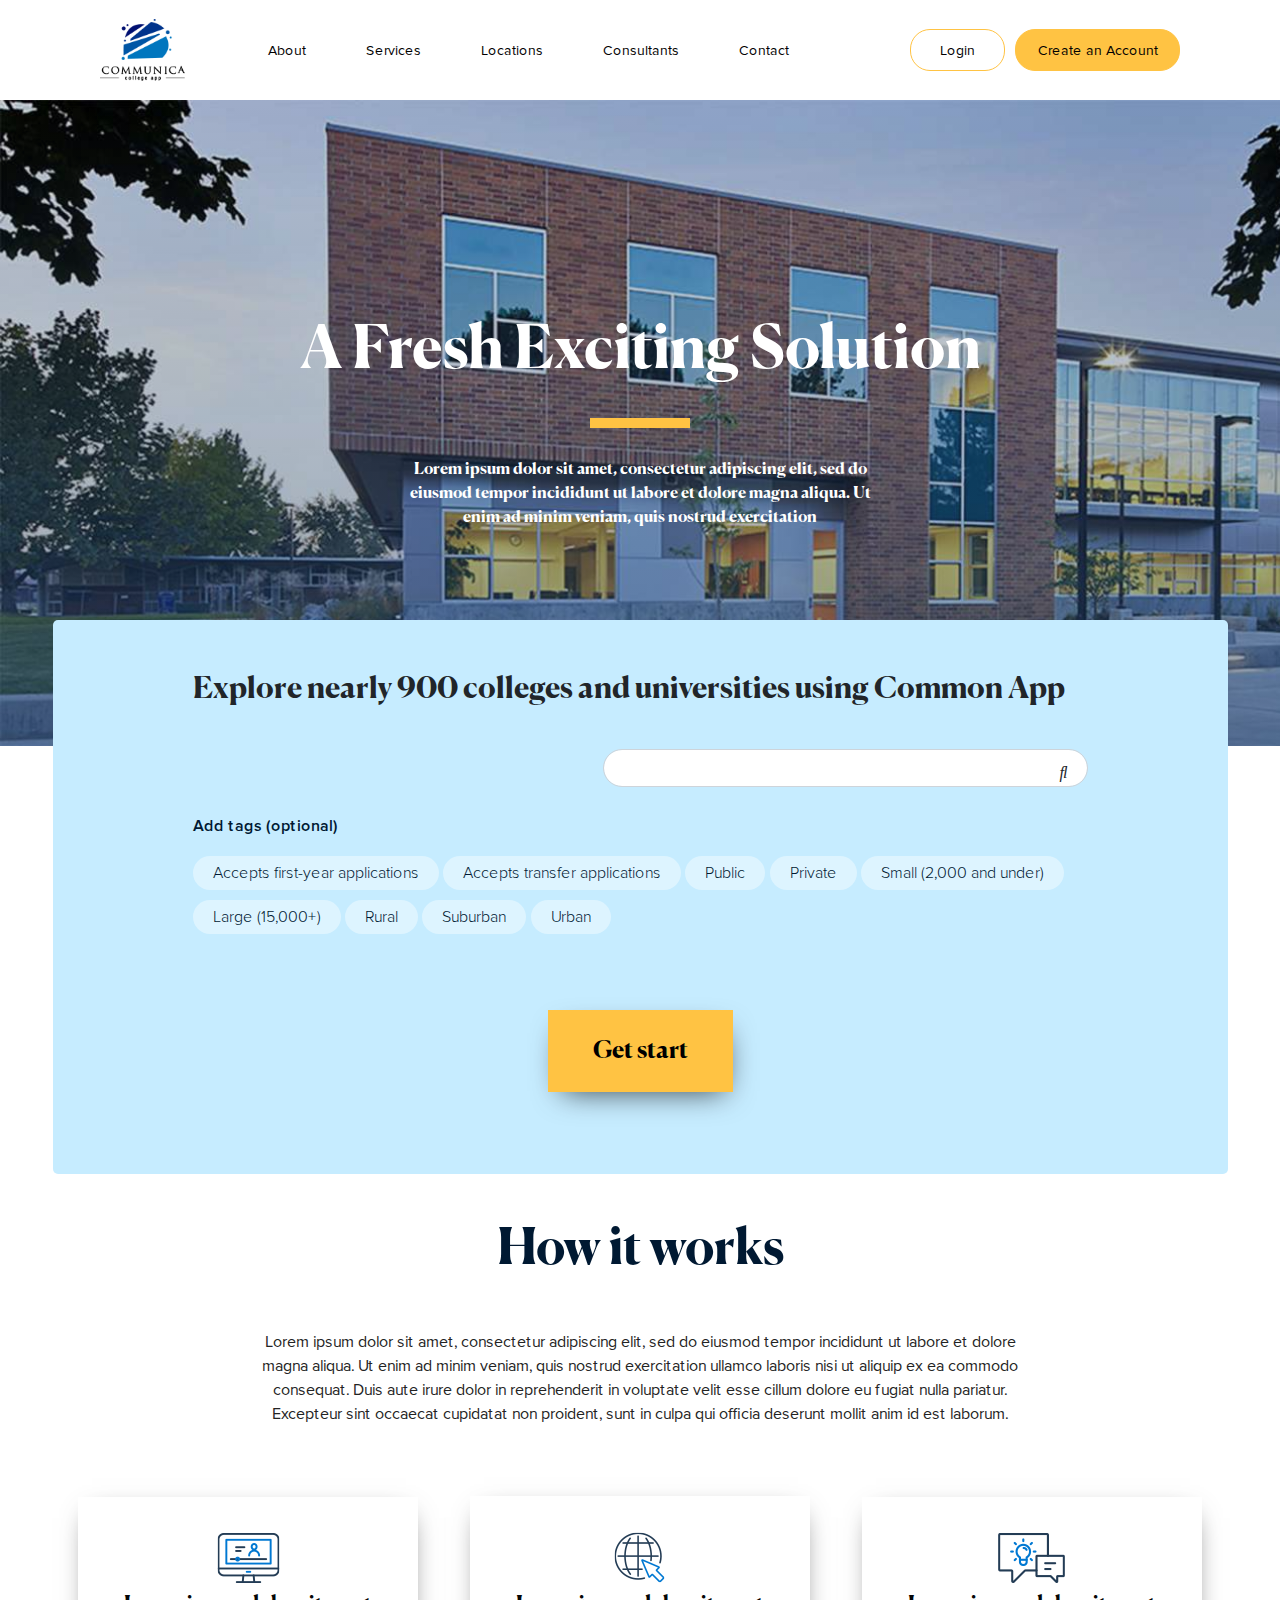
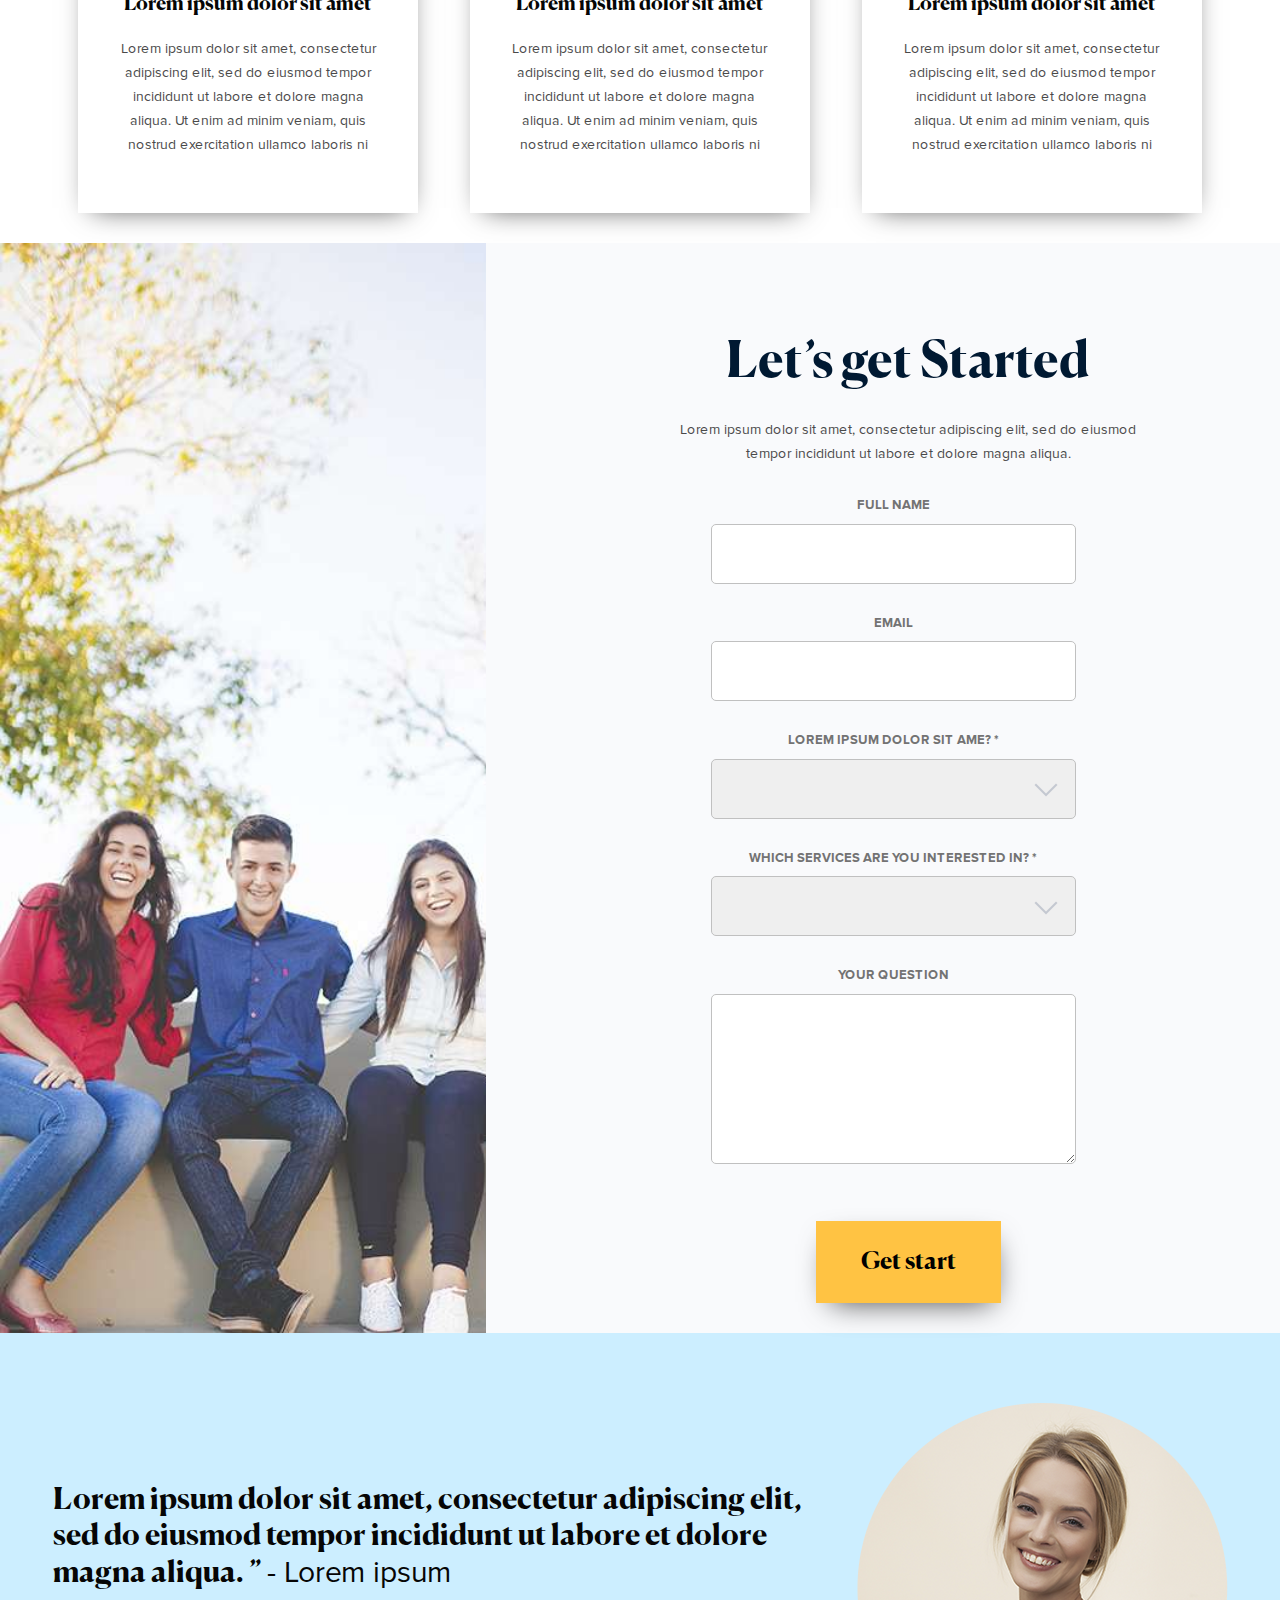
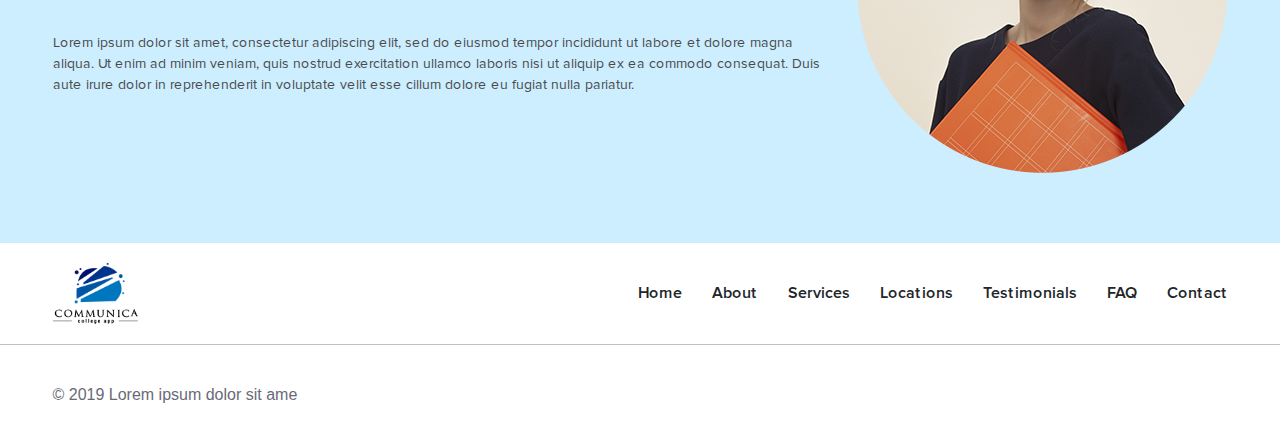
<file: index.html>
<!DOCTYPE html>
<html lang="en">
<head>
    <meta charset="utf-8">
    <meta name="viewport" content="width=device-width, initial-scale=1, shrink-to-fit=no">
    <meta http-equiv="X-UA-Compatible" content="IE=edge">
    <meta name="description" content="">
    <meta name="author" content="">
    <title>Communica</title>
    <link rel="stylesheet" href="https://use.fontawesome.com/releases/v5.0.12/css/all.css"
          integrity="sha384-G0fIWCsCzJIMAVNQPfjH08cyYaUtMwjJwqiRKxxE/rx96Uroj1BtIQ6MLJuheaO9" crossorigin="anonymous">
    <link rel="shortcut icon" href="img/logo.png">
    <link rel="stylesheet" href="libs/css/bootstrap.min.css">
    <link rel="stylesheet" href="libs/css/font-awesome.css">
    <link rel="stylesheet" href="css/font.css">
    <link rel="stylesheet" href="css/main.css">
</head>
<body>
    <nav class="home-header navbar navbar-expand-lg navbar-light">
        <div class="header-left">
            <a class="header-left-logo navbar-brand" href="index.html">
                <img src="img/logo.png">
            </a>
            <button class="navbar-toggler" type="button" data-toggle="collapse" data-target="#navbarSupportedContent">
                <span class="navbar-toggler-icon"></span>
            </button>
        </div>
        <div class="header-right collapse navbar-collapse nav-menu" id="navbarSupportedContent">
            <div class="menu-left">
                <ul>
                    <li><a href="about.html">About<a/></li>
                    <li><a href="services.html">Services</a></li>
                    <li><a href="">Locations</a></li>
                    <li><a href="consultant.html">Consultants</a></li>
                    <li><a href="contact.html">Contact</a></li>
                </ul>
            </div>
            <div class="header-btns">
                <a href="login.html" class="header-login-btn">Login</a>
                <a href="register.html" class="header-create-btn">Create an Account</a>
            </div>
        </div>
    </nav>

    <div class="second-block">
        <section class="project-section-1">
            <div class="over-layer">
                <h1>A Fresh Exciting Solution</h1>
                <div class="line"></div>
                <p>
                    Lorem ipsum dolor sit amet, consectetur adipiscing elit, sed do eiusmod tempor incididunt ut labore et dolore magna aliqua.
                    Ut enim ad minim veniam, quis nostrud exercitation
                </p>
            </div>
        </section>
        <section class="project-section-2">
            <h1>Explore nearly 900 colleges and universities using Common App</h1>
            <div class="form-group has-search search-input">
                <input type="text" class="form-control">
                <span><i class="fas fa-search"></i></span>
            </div>
            <div>
                <h6>Add tags (optional)</h6>
                <ul>
                    <li>Accepts first-year applications</li>
                    <li>Accepts transfer applications</li>
                    <li>Public</li>
                    <li>Private</li>
                    <li>Small (2,000 and under)</li>
                    <li>Large (15,000+)</li>
                    <li>Rural</li>
                    <li>Suburban</li>
                    <li>Urban</li>
                </ul>
                <a class="get-start-btn" href="">Get start</a>
            </div>
        </section>
    </div>

    <section class="project-section-3">
        <h1>How it works</h1>
        <p>
            Lorem ipsum dolor sit amet, consectetur adipiscing elit, sed do eiusmod tempor incididunt ut labore et dolore magna aliqua.
            Ut enim ad minim veniam, quis nostrud exercitation ullamco laboris nisi ut aliquip ex ea commodo consequat.
            Duis aute irure dolor in reprehenderit in voluptate velit esse cillum dolore eu fugiat nulla pariatur.
            Excepteur sint occaecat cupidatat non proident, sunt in culpa qui officia deserunt mollit anim id est laborum.
        </p>
        <div class="project-section-3-blocks">
            <div class="project-section-3-blocks-elem">
                <img src="img/computer.png">
                <h2>Lorem ipsum dolor sit amet</h2>
                <p>
                    Lorem ipsum dolor sit amet, consectetur adipiscing elit,
                    sed do eiusmod tempor incididunt ut labore et dolore magna aliqua.
                    Ut enim ad minim veniam, quis nostrud exercitation ullamco laboris ni
                </p>
            </div>
            <div class="project-section-3-blocks-elem">
                <img src="img/globe.png">
                <h2>Lorem ipsum dolor sit amet</h2>
                <p>
                    Lorem ipsum dolor sit amet, consectetur adipiscing elit,
                    sed do eiusmod tempor incididunt ut labore et dolore magna aliqua.
                    Ut enim ad minim veniam, quis nostrud exercitation ullamco laboris ni
                </p>
            </div>
            <div class="project-section-3-blocks-elem">
                <img src="img/message.png">
                <h2>Lorem ipsum dolor sit amet</h2>
                <p>
                    Lorem ipsum dolor sit amet, consectetur adipiscing elit,
                    sed do eiusmod tempor incididunt ut labore et dolore magna aliqua.
                    Ut enim ad minim veniam, quis nostrud exercitation ullamco laboris ni
                </p>
            </div>
        </div>
    </section>

    <section class="project-section-4">
        <div class="project-section-4-left"></div>
        <div class="project-section-4-right">
            <h2>Let’s get Started</h2>
            <p>
                Lorem ipsum dolor sit amet, consectetur adipiscing elit, sed do eiusmod tempor incididunt ut labore et dolore magna aliqua.
            </p>
            <form>
                <div>
                    <label>full name</label>
                    <input>
                </div>
                <div>
                    <label>email</label>
                    <input>
                </div>
                <div class="position-relative">
                    <label>Lorem ipsum dolor sit ame? *</label>
                    <select>
                        <option></option>
                        <option></option>
                    </select>
                    <img  class="select-down" src="img/down.png">
                </div>
                <div class="position-relative">
                    <label>Which services are you interested in? *</label>
                    <select>
                        <option></option>
                        <option></option>
                    </select>
                    <img  class="select-down" src="img/down.png">
                </div>
                <div>
                    <label> Your question</label>
                    <textarea></textarea>
                </div>

            </form>
            <a class="get-start-btn" href="">Get start</a>
        </div>
    </section>

    <section class="project-section-5">
        <div class="project-section-5-content">
            <div class="project-section-5-content-left">
                <h1 class="project-section-5-content-text">
                    Lorem ipsum dolor sit amet, consectetur adipiscing elit, sed do eiusmod tempor incididunt ut labore et dolore magna aliqua. ”
                    <span class="project-section-5-content-name"> -  Lorem ipsum</span>
                </h1>
                <p class="project-section-5-content-p">
                    Lorem ipsum dolor sit amet, consectetur adipiscing elit, sed do eiusmod tempor incididunt ut labore et dolore magna aliqua.
                    Ut enim ad minim veniam, quis nostrud exercitation ullamco laboris nisi ut aliquip ex ea commodo consequat.
                    Duis aute irure dolor in reprehenderit in voluptate velit esse cillum dolore eu fugiat nulla pariatur.
                </p>
            </div>
            <div>
                <img src="img/teacher.png">
            </div>
        </div>
    </section>



    <footer class="project-section-6">
        <div class="project-section-6-content-1">
            <div><img src="img/logo.png"></div>
            <ul>
                <li><a>Home</a></li>
                <li><a>About</a></li>
                <li><a>Services</a></li>
                <li><a>Locations</a></li>
                <li><a>Testimonials</a></li>
                <li><a>FAQ</a></li>
                <li class="mr-0"><a>Contact</a></li>
            </ul>
        </div>
        <div class="project-section-6-content-line"></div>
        <div class="project-section-6-content-2">
            <div>
                <p>© 2019  Lorem ipsum dolor sit ame</p>
            </div>
            <div class="">
                <i class="fab fa-facebook-f"></i>
                <i class="fab fa-twitter"></i>
                <i class="fab fa-google-plus-g"></i>
                <i class="fab fa-instagram"></i>
            </div>
        </div>
    </footer>

<script src="libs/js/jquery-3.3.1.min.js"></script>
<script src="libs/js/bootstrap.min.js"></script>
<script src="js/main.js"></script>
</body>
</html>
</file>
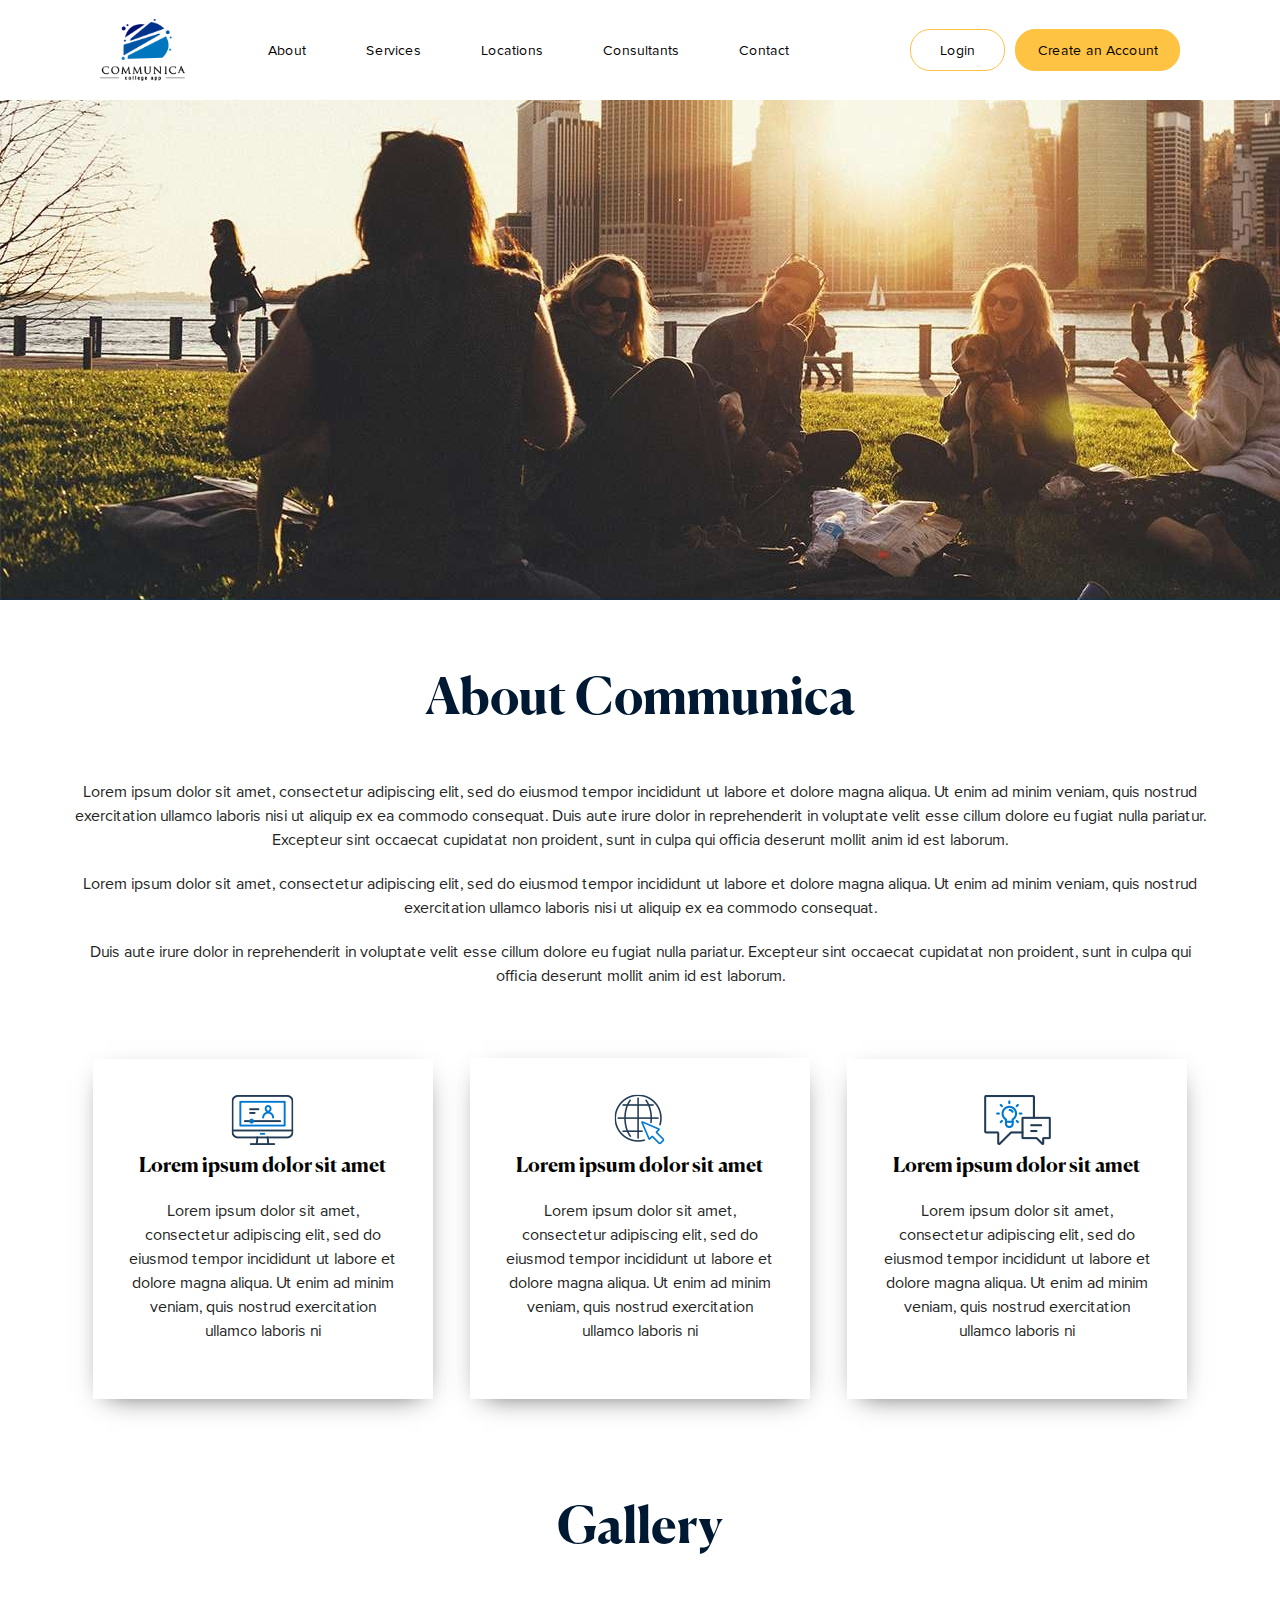
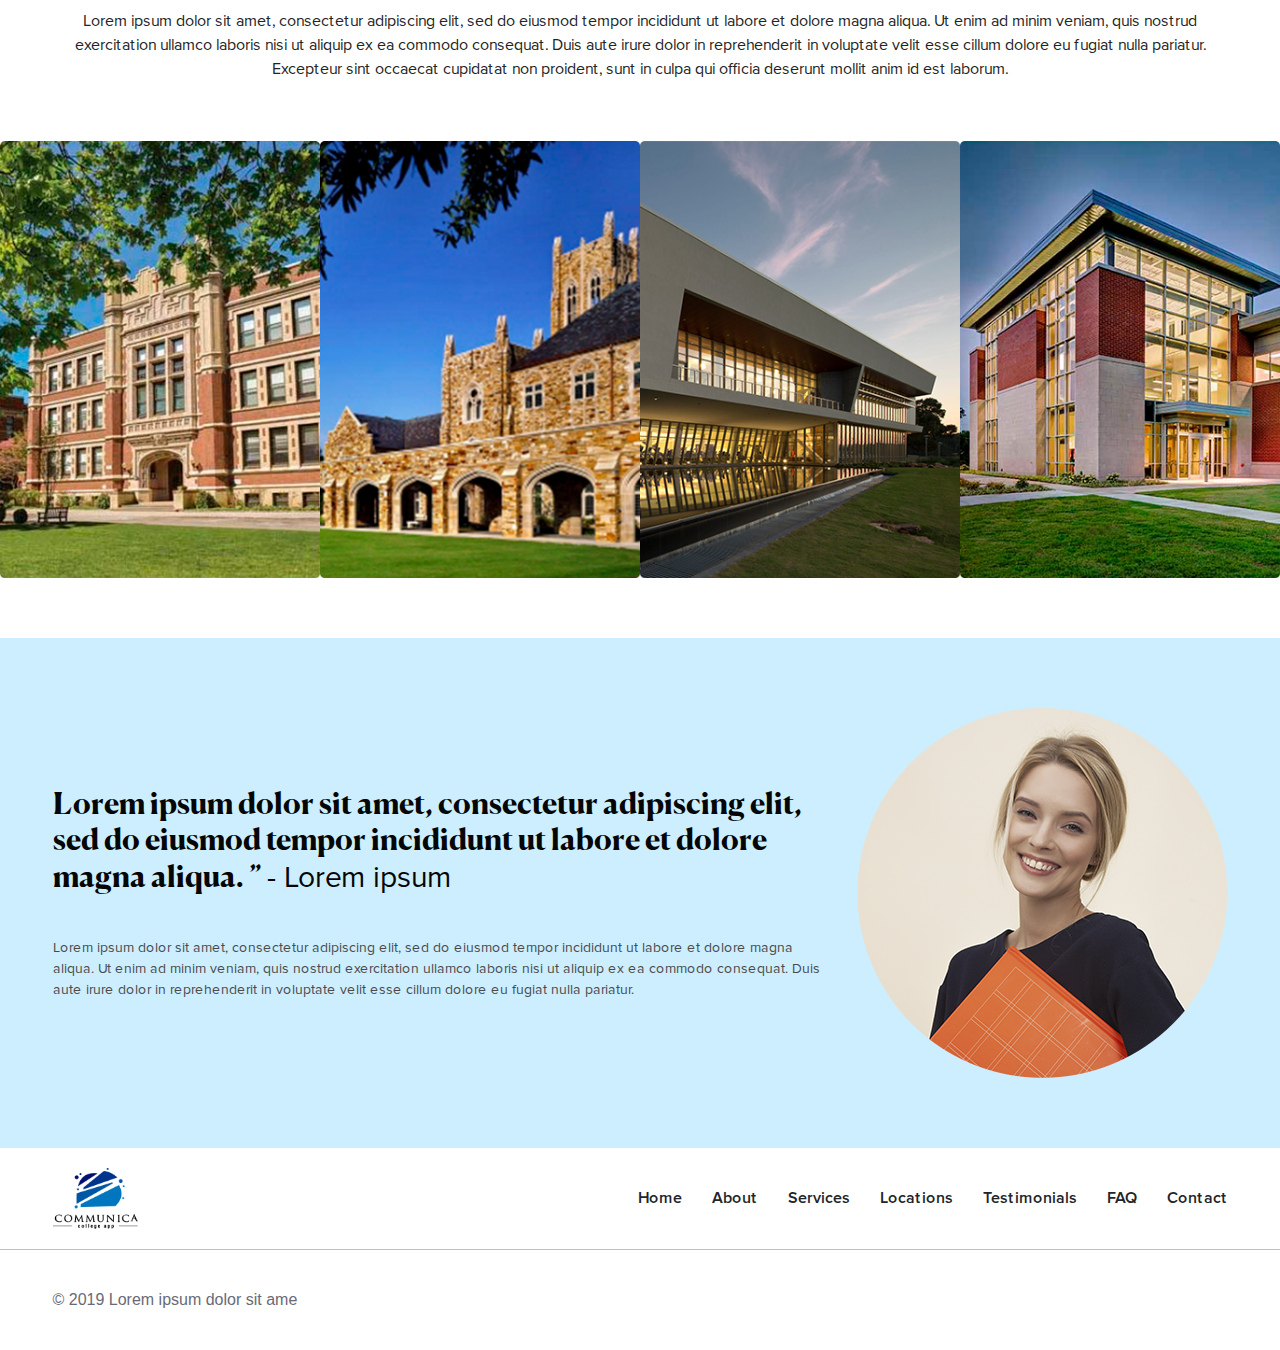
<file: about.html>
<!DOCTYPE html>
<html lang="en">
<head>
    <meta charset="utf-8">
    <meta name="viewport" content="width=device-width, initial-scale=1, shrink-to-fit=no">
    <meta http-equiv="X-UA-Compatible" content="IE=edge">
    <meta name="description" content="">
    <meta name="author" content="">
    <title>Communica</title>
    <link rel="stylesheet" href="https://use.fontawesome.com/releases/v5.0.12/css/all.css"
          integrity="sha384-G0fIWCsCzJIMAVNQPfjH08cyYaUtMwjJwqiRKxxE/rx96Uroj1BtIQ6MLJuheaO9" crossorigin="anonymous">
    <link rel="stylesheet" href="libs/css/bootstrap.min.css">
    <link rel="shortcut icon" href="img/logo.png">
    <link rel="stylesheet" href="libs/css/font-awesome.css">
    <link rel="stylesheet" href="css/font.css">
    <link rel="stylesheet" href="css/main.css">
</head>
<body>
<nav class="home-header navbar navbar-expand-lg navbar-light">
    <div class="header-left">
        <a class="header-left-logo navbar-brand" href="index.html">
            <img src="img/logo.png">
        </a>
        <button class="navbar-toggler" type="button" data-toggle="collapse" data-target="#navbarSupportedContent">
            <span class="navbar-toggler-icon"></span>
        </button>
    </div>
    <div class="header-right collapse navbar-collapse nav-menu" id="navbarSupportedContent">
        <div class="menu-left">
            <ul>
                <li><a href="about.html">About</a></li>
                <li><a href="services.html">Services</a></li>
                <li><a href="">Locations</a></li>
                <li><a href="consultant.html">Consultants</a></li>
                <li><a href="contact.html">Contact</a></li>
            </ul>
        </div>
        <div class="header-btns">
            <a href="login.html" class="header-login-btn">Login</a>
            <a href="register.html" class="header-create-btn">Create an Account</a>
        </div>
    </div>
</nav>
<section class="project-section-7">

</section>

<section class="project-section-9">
    <h1>About Communica</h1>
    <p>
        Lorem ipsum dolor sit amet, consectetur adipiscing elit, sed do eiusmod tempor incididunt ut labore et dolore magna aliqua.
        Ut enim ad minim veniam, quis nostrud exercitation ullamco laboris nisi ut aliquip ex ea commodo consequat.
        Duis aute irure dolor in reprehenderit in voluptate velit esse cillum dolore eu fugiat nulla pariatur.
        Excepteur sint occaecat cupidatat non proident, sunt in culpa qui officia deserunt mollit anim id est laborum.
    </p>
    <p>
        Lorem ipsum dolor sit amet, consectetur adipiscing elit, sed do eiusmod tempor incididunt ut labore et dolore magna aliqua.
        Ut enim ad minim veniam, quis nostrud exercitation ullamco laboris nisi ut aliquip ex ea commodo consequat.
    </p>
    <p>
        Duis aute irure dolor in reprehenderit in voluptate velit esse cillum dolore eu fugiat nulla pariatur.
        Excepteur sint occaecat cupidatat non proident, sunt in culpa qui officia deserunt mollit anim id est laborum.
    </p>
    <div class="project-section-3-blocks">
        <div class="project-section-3-blocks-elem">
            <img src="img/computer.png">
            <h2>Lorem ipsum dolor sit amet</h2>
            <p>
                Lorem ipsum dolor sit amet, consectetur adipiscing elit,
                sed do eiusmod tempor incididunt ut labore et dolore magna aliqua.
                Ut enim ad minim veniam, quis nostrud exercitation ullamco laboris ni
            </p>
        </div>
        <div class="project-section-3-blocks-elem">
            <img src="img/globe.png">
            <h2>Lorem ipsum dolor sit amet</h2>
            <p>
                Lorem ipsum dolor sit amet, consectetur adipiscing elit,
                sed do eiusmod tempor incididunt ut labore et dolore magna aliqua.
                Ut enim ad minim veniam, quis nostrud exercitation ullamco laboris ni
            </p>
        </div>
        <div class="project-section-3-blocks-elem">
            <img src="img/message.png">
            <h2>Lorem ipsum dolor sit amet</h2>
            <p>
                Lorem ipsum dolor sit amet, consectetur adipiscing elit,
                sed do eiusmod tempor incididunt ut labore et dolore magna aliqua.
                Ut enim ad minim veniam, quis nostrud exercitation ullamco laboris ni
            </p>
        </div>
    </div>
</section>
<section class="project-section-9">
    <h1>Gallery</h1>
    <p>
        Lorem ipsum dolor sit amet, consectetur adipiscing elit, sed do eiusmod tempor incididunt ut labore et dolore magna aliqua.
        Ut enim ad minim veniam, quis nostrud exercitation ullamco laboris nisi ut aliquip ex ea commodo consequat. Duis aute irure dolor in reprehenderit in voluptate velit esse cillum dolore eu fugiat nulla pariatur.
        Excepteur sint occaecat cupidatat non proident, sunt in culpa qui officia deserunt mollit anim id est laborum.
    </p>
</section>

<section  class="project-section-8">
    <div>
        <img src="img/gallery_1.png">
    </div>
    <div>
        <img src="img/gallery_2.png">
    </div>
    <div>
        <img src="img/gallery_3.png">
    </div>
    <div>
        <img src="img/gallery_4.png">
    </div>
</section>
<section class="project-section-5">
    <div class="project-section-5-content">
        <div class="project-section-5-content-left">
            <h1 class="project-section-5-content-text">
                Lorem ipsum dolor sit amet, consectetur adipiscing elit, sed do eiusmod tempor incididunt ut labore et dolore magna aliqua. ”
                <span class="project-section-5-content-name"> -  Lorem ipsum</span>
            </h1>
            <p class="project-section-5-content-p">
                Lorem ipsum dolor sit amet, consectetur adipiscing elit, sed do eiusmod tempor incididunt ut labore et dolore magna aliqua.
                Ut enim ad minim veniam, quis nostrud exercitation ullamco laboris nisi ut aliquip ex ea commodo consequat.
                Duis aute irure dolor in reprehenderit in voluptate velit esse cillum dolore eu fugiat nulla pariatur.
            </p>
        </div>
        <div>
            <img src="img/teacher.png">
        </div>
    </div>
</section>

<footer class="project-section-6">
    <div class="project-section-6-content-1">
        <div><img src="img/logo.png"></div>
        <ul>
            <li><a>Home</a></li>
            <li><a>About</a></li>
            <li><a>Services</a></li>
            <li><a>Locations</a></li>
            <li><a>Testimonials</a></li>
            <li><a>FAQ</a></li>
            <li class="mr-0"><a>Contact</a></li>
        </ul>
    </div>
    <div class="project-section-6-content-line"></div>
    <div class="project-section-6-content-2">
        <div>
            <p>© 2019  Lorem ipsum dolor sit ame</p>
        </div>
        <div class="">
            <i class="fab fa-facebook-f"></i>
            <i class="fab fa-twitter"></i>
            <i class="fab fa-google-plus-g"></i>
            <i class="fab fa-instagram"></i>
        </div>
    </div>
</footer>

<script src="libs/js/jquery-3.3.1.min.js"></script>
<script src="libs/js/bootstrap.min.js"></script>
<script src="js/main.js"></script>
</body>
</html>
</file>
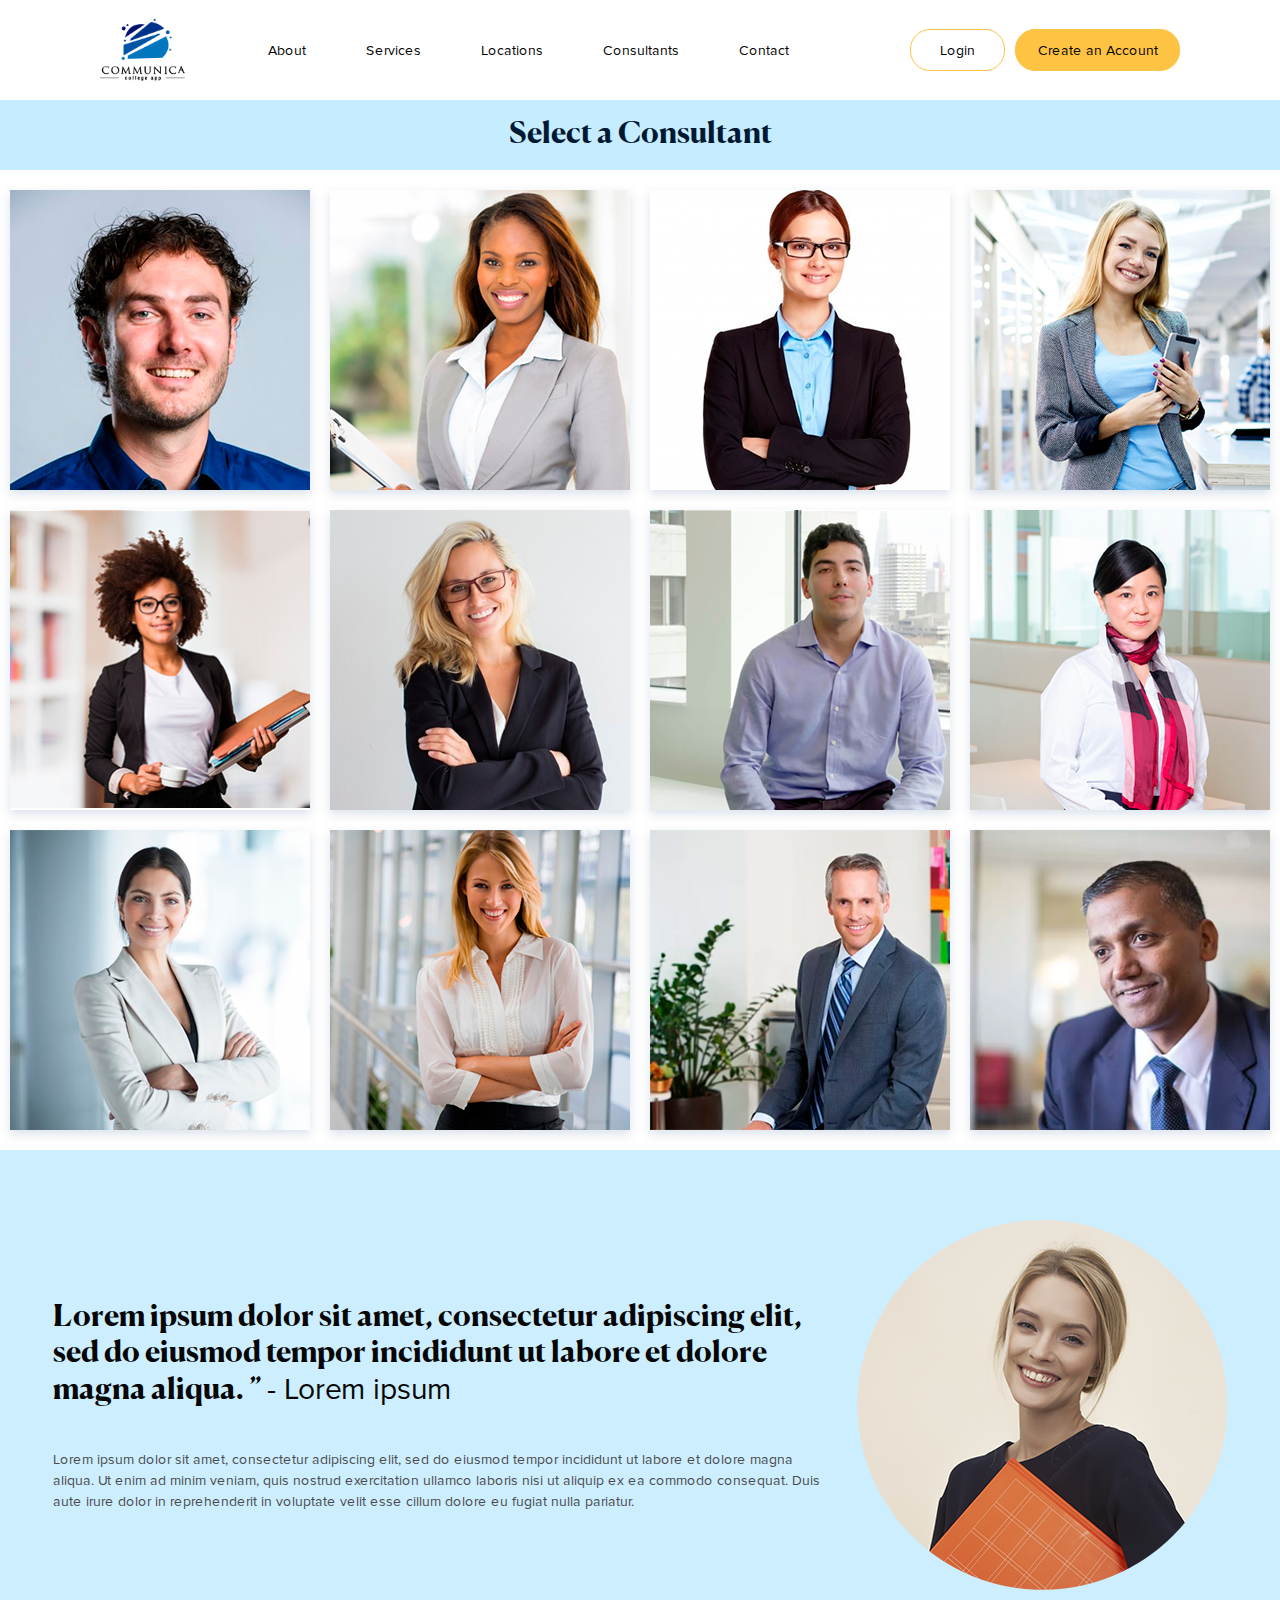
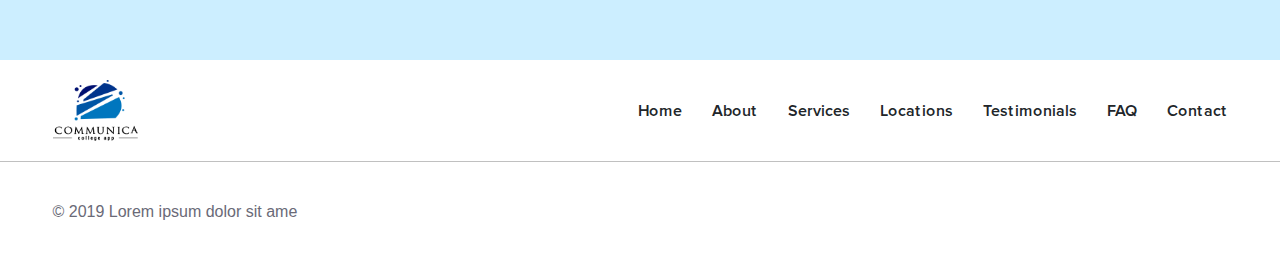
<file: consultant.html>
<!DOCTYPE html>
<html lang="en">
<head>
    <meta charset="utf-8">
    <meta name="viewport" content="width=device-width, initial-scale=1, shrink-to-fit=no">
    <meta http-equiv="X-UA-Compatible" content="IE=edge">
    <meta name="description" content="">
    <meta name="author" content="">
    <title>Communica</title>
    <link rel="stylesheet" href="https://use.fontawesome.com/releases/v5.0.12/css/all.css"
          integrity="sha384-G0fIWCsCzJIMAVNQPfjH08cyYaUtMwjJwqiRKxxE/rx96Uroj1BtIQ6MLJuheaO9" crossorigin="anonymous">
    <link rel="stylesheet" href="libs/css/bootstrap.min.css">
    <link rel="shortcut icon" href="img/logo.png">
    <link rel="stylesheet" href="libs/css/font-awesome.css">
    <link rel="stylesheet" href="css/font.css">
    <link rel="stylesheet" href="css/main.css">
    <link rel="stylesheet" href="css/consultant.css">
</head>
<body>
<nav class="home-header navbar navbar-expand-lg navbar-light">
    <div class="header-left">
        <a class="header-left-logo navbar-brand" href="index.html">
            <img src="img/logo.png">
        </a>
        <button class="navbar-toggler" type="button" data-toggle="collapse" data-target="#navbarSupportedContent">
            <span class="navbar-toggler-icon"></span>
        </button>
    </div>
    <div class="header-right collapse navbar-collapse nav-menu" id="navbarSupportedContent">
        <div class="menu-left">
            <ul>
                <li><a href="about.html">About</a></li>
                <li><a href="services.html">Services</a></li>
                <li><a href="">Locations</a></li>
                <li><a href="consultant.html">Consultants</a></li>
                <li><a href="contact.html">Contact</a></li>
            </ul>
        </div>
        <div class="header-btns">
            <a href="login.html" class="header-login-btn">Login</a>
            <a href="register.html" class="header-create-btn">Create an Account</a>
        </div>
    </div>
</nav>
<section class="consultant">
    Select a Consultant
</section>
<section class="consultant-content">
    <div class="consultant-info">
        <div class="consultant-img">
            <img src="img/consult-1.png">
            <div class="over-block">
                <div class="over-img">
                    <i class="fas fa-eye"></i>
                    <h4>Patricia McWade</h4>
                </div>
            </div>
        </div>
        <div class="consultant-img">
            <img src="img/consult-2.png">
            <div class="over-block">
                <div class="over-img">
                    <i class="fas fa-eye"></i>
                    <h4>Patricia McWade</h4>
                </div>
            </div>
        </div>
        <div class="consultant-img">
            <img src="img/consult-3.png">
            <div class="over-block">
                <div class="over-img">
                    <i class="fas fa-eye"></i>
                    <h4>Patricia McWade</h4>
                </div>
            </div>
        </div>
        <div class="consultant-img">
            <img src="img/consult-4.png">
            <div class="over-block">
                <div class="over-img">
                    <i class="fas fa-eye"></i>
                    <h4>Patricia McWade</h4>
                </div>
            </div>
        </div>
        <div class="consultant-img">
            <img src="img/consult-5.png">
            <div class="over-block">
                <div class="over-img">
                    <i class="fas fa-eye"></i>
                    <h4>Patricia McWade</h4>
                </div>
            </div>
        </div>
        <div class="consultant-img">
            <img src="img/consult-6.png">
            <div class="over-block">
                <div class="over-img">
                    <i class="fas fa-eye"></i>
                    <h4>Patricia McWade</h4>
                </div>
            </div>
        </div>
        <div class="consultant-img">
            <img src="img/consult-7.png">
            <div class="over-block">
                <div class="over-img">
                    <i class="fas fa-eye"></i>
                    <h4>Patricia McWade</h4>
                </div>
            </div>
        </div>
        <div class="consultant-img">
            <img src="img/consult-8.png">
            <div class="over-block">
                <div class="over-img">
                    <i class="fas fa-eye"></i>
                    <h4>Patricia McWade</h4>
                </div>
            </div>
        </div>
        <div class="consultant-img">
            <img src="img/consult-9.png">
            <div class="over-block">
                <div class="over-img">
                    <i class="fas fa-eye"></i>
                    <h4>Patricia McWade</h4>
                </div>
            </div>
        </div>
        <div class="consultant-img">
            <img src="img/consult-10.png">
            <div class="over-block">
                <div class="over-img">
                    <i class="fas fa-eye"></i>
                    <h4>Patricia McWade</h4>
                </div>
            </div>
        </div>
        <div class="consultant-img">
            <img src="img/consult-11.png">
            <div class="over-block">
                <div class="over-img">
                    <i class="fas fa-eye"></i>
                    <h4>Patricia McWade</h4>
                </div>
            </div>
        </div>
        <div class="consultant-img">
            <img src="img/consult-12.png">
            <div class="over-block">
                <div class="over-img">
                    <i class="fas fa-eye"></i>
                    <h4>Patricia McWade</h4>
                </div>
            </div>
        </div>
    </div>
</section>
<section class="project-section-5">
    <div class="project-section-5-content">
        <div class="project-section-5-content-left">
            <h1 class="project-section-5-content-text">
                Lorem ipsum dolor sit amet, consectetur adipiscing elit, sed do eiusmod tempor incididunt ut labore et dolore magna aliqua. ”
                <span class="project-section-5-content-name"> -  Lorem ipsum</span>
            </h1>
            <p class="project-section-5-content-p">
                Lorem ipsum dolor sit amet, consectetur adipiscing elit, sed do eiusmod tempor incididunt ut labore et dolore magna aliqua.
                Ut enim ad minim veniam, quis nostrud exercitation ullamco laboris nisi ut aliquip ex ea commodo consequat.
                Duis aute irure dolor in reprehenderit in voluptate velit esse cillum dolore eu fugiat nulla pariatur.
            </p>
        </div>
        <div>
            <img src="img/teacher.png">
        </div>
    </div>
</section>

<footer class="project-section-6">
    <div class="project-section-6-content-1">
        <div><img src="img/logo.png"></div>
        <ul>
            <li><a>Home</a></li>
            <li><a>About</a></li>
            <li><a>Services</a></li>
            <li><a>Locations</a></li>
            <li><a>Testimonials</a></li>
            <li><a>FAQ</a></li>
            <li class="mr-0"><a>Contact</a></li>
        </ul>
    </div>
    <div class="project-section-6-content-line"></div>
    <div class="project-section-6-content-2">
        <div>
            <p>© 2019  Lorem ipsum dolor sit ame</p>
        </div>
        <div class="">
            <i class="fab fa-facebook-f"></i>
            <i class="fab fa-twitter"></i>
            <i class="fab fa-google-plus-g"></i>
            <i class="fab fa-instagram"></i>
        </div>
    </div>
</footer>

<script src="libs/js/jquery-3.3.1.min.js"></script>
<script src="libs/js/bootstrap.min.js"></script>
<script src="js/main.js"></script>
</body>
</html>
</file>
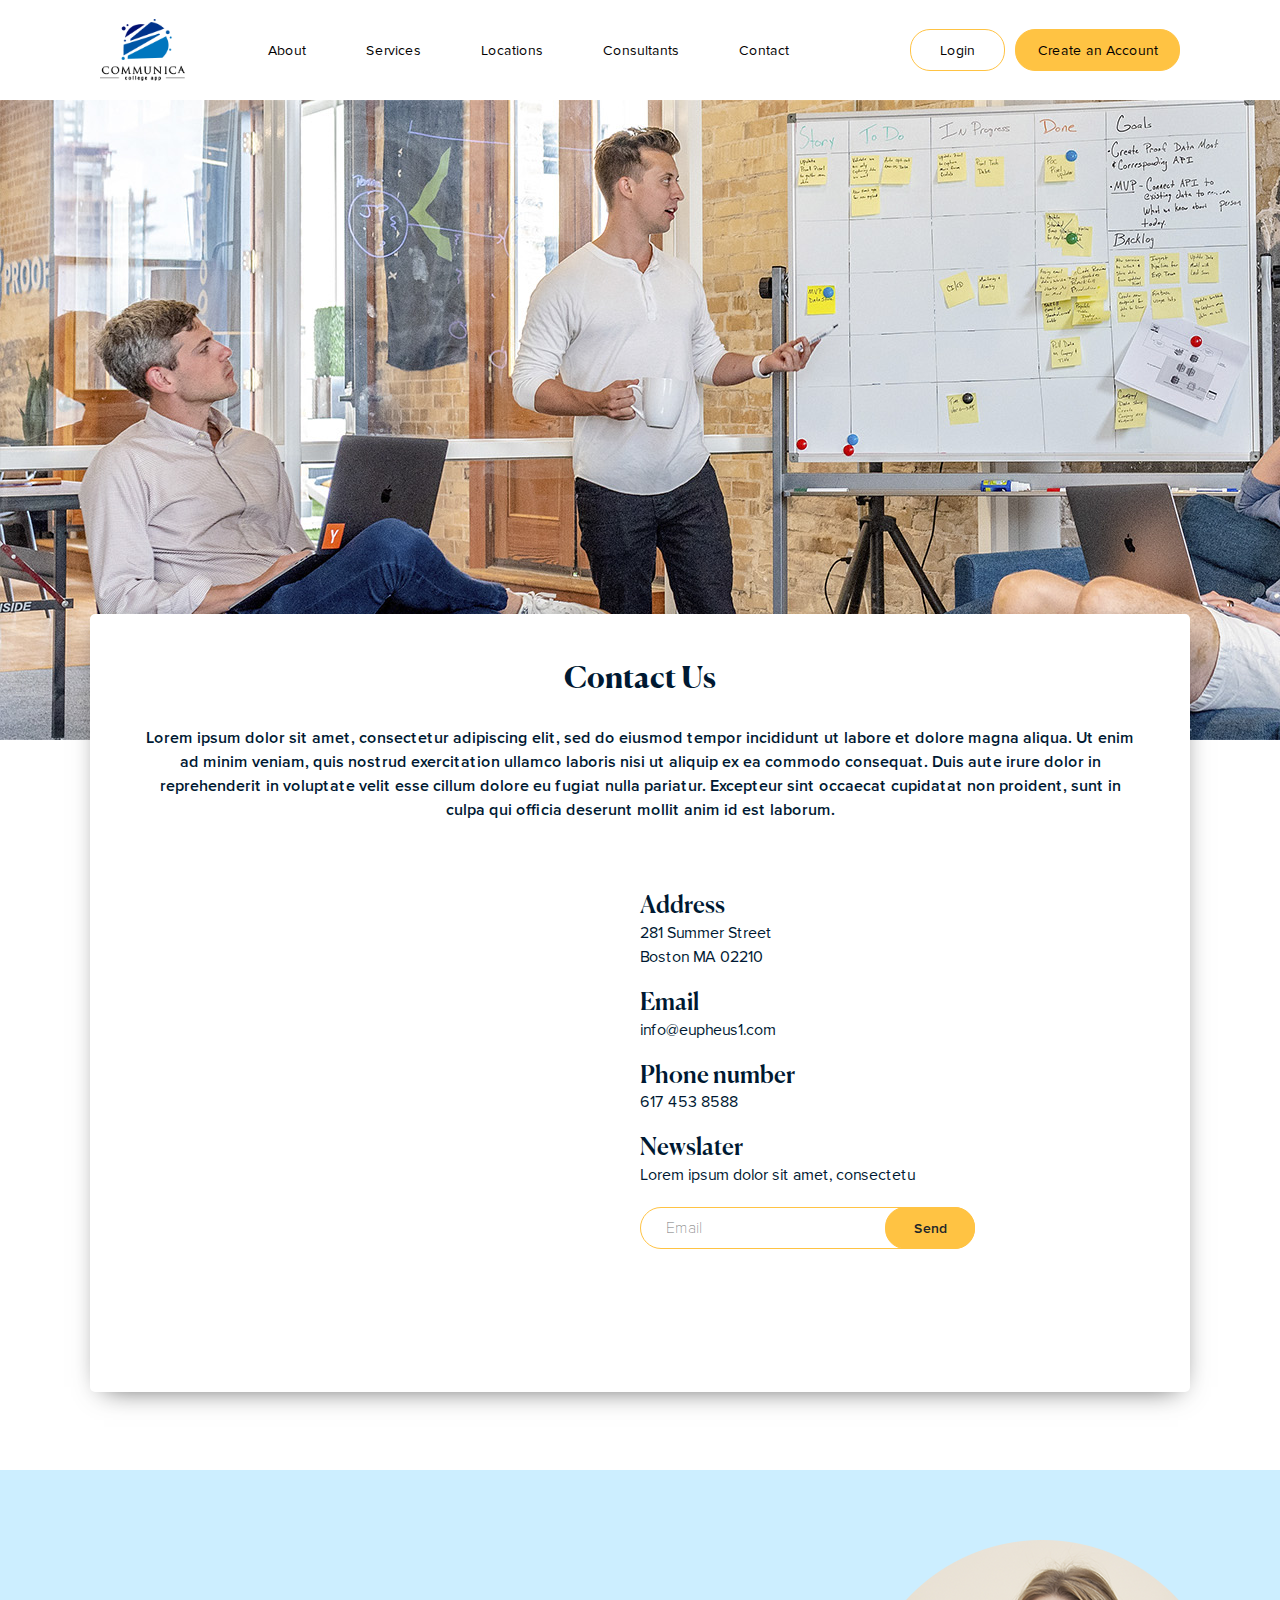
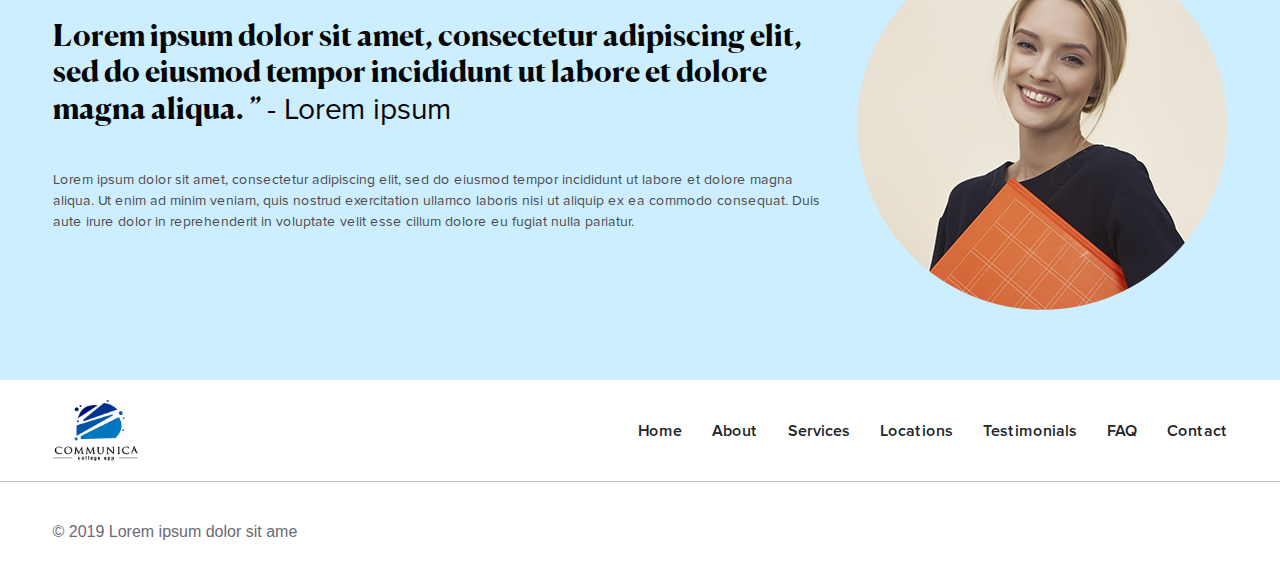
<file: contact.html>
<!DOCTYPE html>
<html lang="en">
<head>
    <meta charset="utf-8">
    <meta name="viewport" content="width=device-width, initial-scale=1, shrink-to-fit=no">
    <meta http-equiv="X-UA-Compatible" content="IE=edge">
    <meta name="description" content="">
    <meta name="author" content="">
    <title>Communica</title>
    <link rel="stylesheet" href="https://use.fontawesome.com/releases/v5.0.12/css/all.css"
          integrity="sha384-G0fIWCsCzJIMAVNQPfjH08cyYaUtMwjJwqiRKxxE/rx96Uroj1BtIQ6MLJuheaO9" crossorigin="anonymous">
    <link rel="shortcut icon" href="img/logo.png">
    <link rel="stylesheet" href="libs/css/bootstrap.min.css">
    <link rel="stylesheet" href="libs/css/font-awesome.css">
    <link rel="stylesheet" href="css/font.css">
    <link rel="stylesheet" href="css/main.css">
    <link rel="stylesheet" href="css/contact.css">
</head>
<body>
<nav class="home-header navbar navbar-expand-lg navbar-light">
    <div class="header-left">
        <a class="header-left-logo navbar-brand" href="index.html">
            <img src="img/logo.png">
        </a>
        <button class="navbar-toggler" type="button" data-toggle="collapse" data-target="#navbarSupportedContent">
            <span class="navbar-toggler-icon"></span>
        </button>
    </div>
    <div class="header-right collapse navbar-collapse nav-menu" id="navbarSupportedContent">
        <div class="menu-left">
            <ul>
                <li><a href="about.html">About<a/></li>
                <li><a href="services.html">Services</a></li>
                <li><a href="">Locations</a></li>
                <li><a href="consultant.html">Consultants</a></li>
                <li><a href="contact.html">Contact</a></li>
            </ul>
        </div>
        <div class="header-btns">
            <a href="login.html" class="header-login-btn">Login</a>
            <a href="register.html" class="header-create-btn">Create an Account</a>
        </div>
    </div>
</nav>

<section class="contact-block">
    <div class="contact-info">
        <h1 class="contact-info-title">Contact Us</h1>
        <p class="contact-info-text">
            Lorem ipsum dolor sit amet, consectetur adipiscing elit, sed do eiusmod tempor incididunt ut labore et dolore magna aliqua.
            Ut enim ad minim veniam, quis nostrud exercitation ullamco laboris nisi ut aliquip ex ea commodo consequat.
            Duis aute irure dolor in reprehenderit in voluptate velit esse cillum dolore eu fugiat nulla pariatur.
            Excepteur sint occaecat cupidatat non proident, sunt in culpa qui officia deserunt mollit anim id est laborum.
        </p>
        <div class="contact-map-block">
            <div class="contact-map">
                <iframe width="600" height="500" id="map" src="https://maps.google.com/maps?q=281%20Summer%20Street%2C%20Boston%20MA%2002210&t=&z=13&ie=UTF8&iwloc=&output=embed"
                        frameborder="0" scrolling="no" marginheight="0" marginwidth="0">
                </iframe>
            </div>
            <div class="contact-address">
                <h2>Address</h2>
                <p>
                    281 Summer Street<br>
                    Boston MA 02210
                </p>
                <h2>Email</h2>
                <p>info@eupheus1.com</p>
                <h2>Phone number</h2>
                <p>617 453 8588</p>
                <h2>Newslater</h2>
                <p>Lorem ipsum dolor sit amet, consectetu</p>
                <div class="d-flex justify-content-center align-items-center map-search position-relative">
                    <input placeholder="Email"/>
                    <a class="map-btn">Send</a>
                </div>
                <div class="map-icons">
                    <i class="fab fa-facebook-f"></i>
                    <i class="fab fa-twitter"></i>
                    <i class="fab fa-google-plus-g"></i>
                    <i class="fab fa-instagram"></i>
                </div>
            </div>
        </di
    </div>
</section>

<section class="project-section-5">
    <div class="project-section-5-content">
        <div class="project-section-5-content-left">
            <h1 class="project-section-5-content-text">
                Lorem ipsum dolor sit amet, consectetur adipiscing elit, sed do eiusmod tempor incididunt ut labore et dolore magna aliqua. ”
                <span class="project-section-5-content-name"> -  Lorem ipsum</span>
            </h1>
            <p class="project-section-5-content-p">
                Lorem ipsum dolor sit amet, consectetur adipiscing elit, sed do eiusmod tempor incididunt ut labore et dolore magna aliqua.
                Ut enim ad minim veniam, quis nostrud exercitation ullamco laboris nisi ut aliquip ex ea commodo consequat.
                Duis aute irure dolor in reprehenderit in voluptate velit esse cillum dolore eu fugiat nulla pariatur.
            </p>
        </div>
        <div>
            <img src="img/teacher.png">
        </div>
    </div>
</section>
<footer class="project-section-6">
    <div class="project-section-6-content-1">
        <div><img src="img/logo.png"></div>
        <ul>
            <li><a>Home</a></li>
            <li><a>About</a></li>
            <li><a>Services</a></li>
            <li><a>Locations</a></li>
            <li><a>Testimonials</a></li>
            <li><a>FAQ</a></li>
            <li class="mr-0"><a>Contact</a></li>
        </ul>
    </div>
    <div class="project-section-6-content-line"></div>
    <div class="project-section-6-content-2">
        <div>
            <p>© 2019  Lorem ipsum dolor sit ame</p>
        </div>
        <div class="">
            <i class="fab fa-facebook-f"></i>
            <i class="fab fa-twitter"></i>
            <i class="fab fa-google-plus-g"></i>
            <i class="fab fa-instagram"></i>
        </div>
    </div>
</footer>

<script src="libs/js/jquery-3.3.1.min.js"></script>
<script src="libs/js/bootstrap.min.js"></script>
<script src="js/main.js"></script>
</body>
</html>
</file>
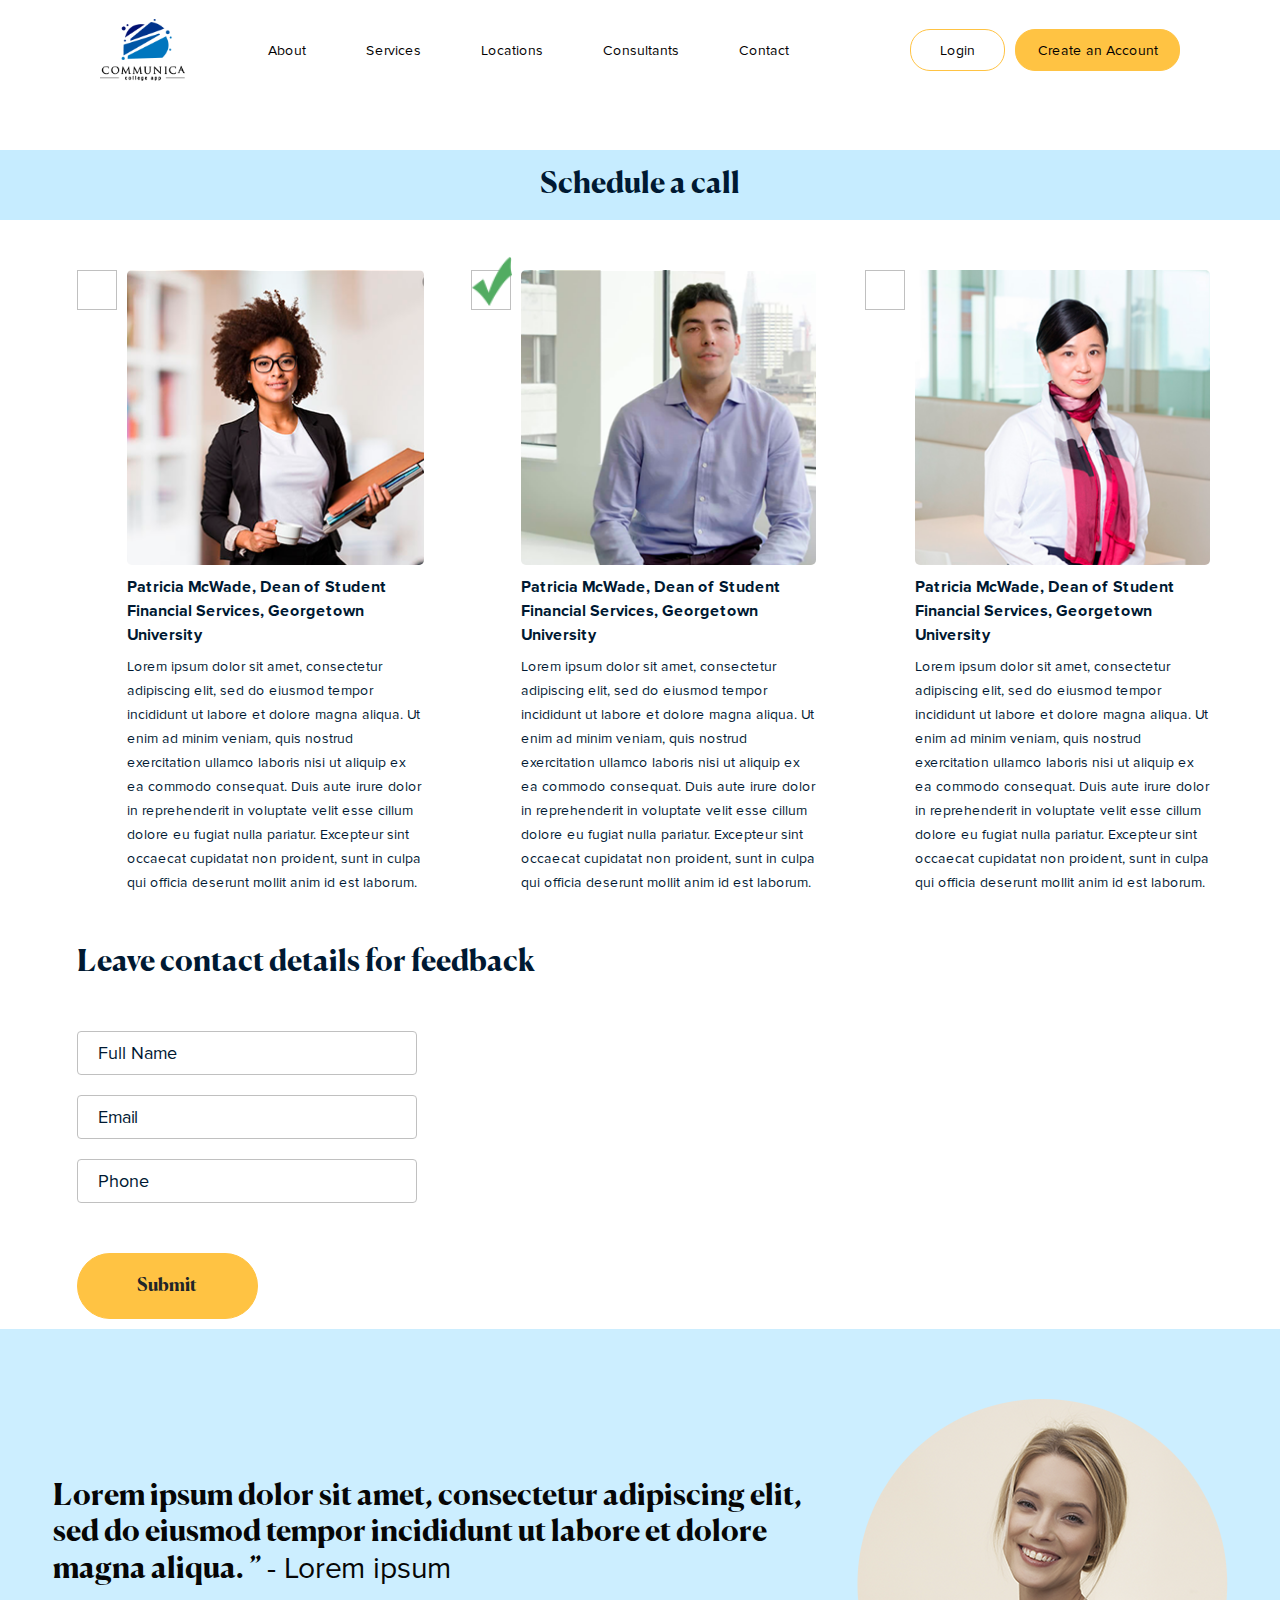
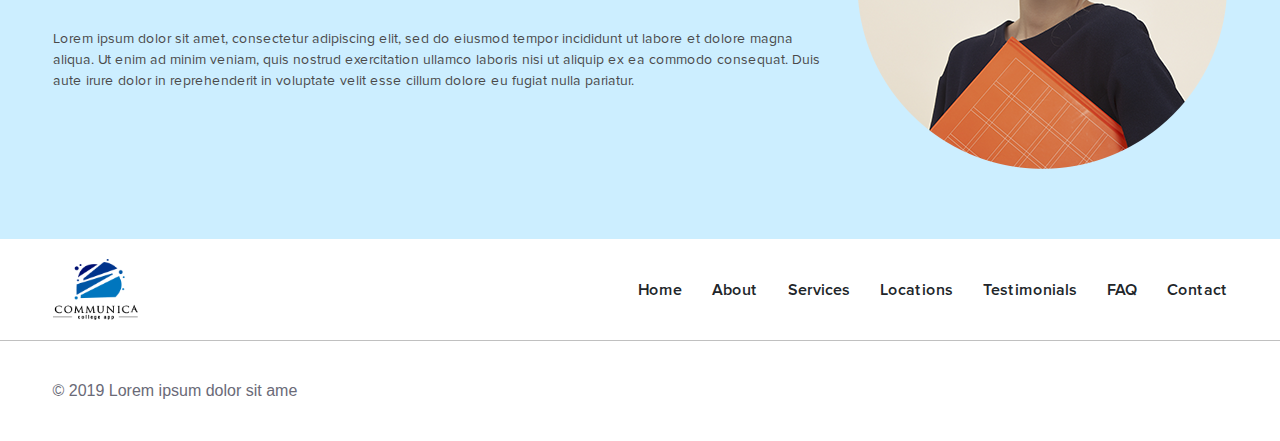
<file: feedback.html>
<!DOCTYPE html>
<html lang="en">
<head>
    <meta charset="utf-8">
    <meta name="viewport" content="width=device-width, initial-scale=1, shrink-to-fit=no">
    <meta http-equiv="X-UA-Compatible" content="IE=edge">
    <meta name="description" content="">
    <meta name="author" content="">
    <title>Communica</title>
    <link rel="stylesheet" href="https://use.fontawesome.com/releases/v5.0.12/css/all.css"
          integrity="sha384-G0fIWCsCzJIMAVNQPfjH08cyYaUtMwjJwqiRKxxE/rx96Uroj1BtIQ6MLJuheaO9" crossorigin="anonymous">
    <link rel="stylesheet" href="libs/css/bootstrap.min.css">
    <link rel="shortcut icon" href="img/logo.png">
    <link rel="stylesheet" href="libs/css/font-awesome.css">
    <link rel="stylesheet" href="css/font.css">
    <link rel="stylesheet" href="css/main.css">
    <link rel="stylesheet" href="css/step-1.css">
    <link rel="stylesheet" href="css/consultant.css">
    <link rel="stylesheet" href="css/feedback.css">
</head>
<body>
<nav class="home-header navbar navbar-expand-lg navbar-light">
    <div class="header-left">
        <a class="header-left-logo navbar-brand" href="index.html">
            <img src="img/logo.png">
        </a>
        <button class="navbar-toggler" type="button" data-toggle="collapse" data-target="#navbarSupportedContent">
            <span class="navbar-toggler-icon"></span>
        </button>
    </div>
    <div class="header-right collapse navbar-collapse nav-menu" id="navbarSupportedContent">
        <div class="menu-left">
            <ul>
                <li><a href="about.html">About</a></li>
                <li><a href="services.html">Services</a></li>
                <li><a href="">Locations</a></li>
                <li><a href="consultant.html">Consultants</a></li>
                <li><a href="contact.html">Contact</a></li>
            </ul>
        </div>
        <div class="header-btns">
            <a href="login.html" class="header-login-btn">Login</a>
            <a href="register.html" class="header-create-btn">Create an Account</a>
        </div>
    </div>
</nav>
<section class="consultant">
    Schedule a call
</section>

<section class="schedule-call">
    <div class="schedule-call-items">
        <div class="schedule-call-items-block">
            <div>
                <label class="container">
                    <input type="checkbox">
                    <span class="checkmark"><img src="img/chackbox.png"></span>
                </label>
            </div>
            <div class="schedule-call-mobile">
                <img src="img/consult-5.png">
                <p class="schedule-call-items-block-title">
                    Patricia McWade, Dean of Student Financial Services, Georgetown University
                </p>
                <p class="schedule-call-items-block-info">
                    Lorem ipsum dolor sit amet, consectetur adipiscing elit, sed do eiusmod tempor incididunt ut labore et dolore magna aliqua.
                    Ut enim ad minim veniam, quis nostrud exercitation ullamco laboris nisi ut aliquip ex ea commodo consequat.
                    Duis aute irure dolor in reprehenderit in voluptate velit esse cillum dolore eu fugiat nulla pariatur.
                    Excepteur sint occaecat cupidatat non proident, sunt in culpa qui officia deserunt mollit anim id est laborum.
                </p>
            </div>
        </div>
        <div class="schedule-call-items-block">
            <div>
                <label class="container">
                    <input type="checkbox" checked="checked">
                    <span class="checkmark"><img src="img/chackbox.png"></span>
                </label>
            </div>
            <div class="schedule-call-mobile">
                <img src="img/consult-7.png">
                <p class="schedule-call-items-block-title">
                    Patricia McWade, Dean of Student Financial Services, Georgetown University
                </p>
                <p class="schedule-call-items-block-info">
                    Lorem ipsum dolor sit amet, consectetur adipiscing elit, sed do eiusmod tempor incididunt ut labore et dolore magna aliqua.
                    Ut enim ad minim veniam, quis nostrud exercitation ullamco laboris nisi ut aliquip ex ea commodo consequat.

                    Duis aute irure dolor in reprehenderit in voluptate velit esse cillum dolore eu fugiat nulla pariatur.
                    Excepteur sint occaecat cupidatat non proident, sunt in culpa qui officia deserunt mollit anim id est laborum.
                </p>
            </div>
        </div>
        <div class="schedule-call-items-block">
            <div>
                <label class="container">
                    <input type="checkbox">
                    <span class="checkmark"><img src="img/chackbox.png"></span>
                </label>
            </div>
            <div class="schedule-call-mobile">
                <img src="img/consult-8.png">
                <p class="schedule-call-items-block-title">
                    Patricia McWade, Dean of Student Financial Services, Georgetown University
                </p>
                <p class="schedule-call-items-block-info">
                    Lorem ipsum dolor sit amet, consectetur adipiscing elit, sed do eiusmod tempor incididunt ut labore et dolore magna aliqua.

                    Ut enim ad minim veniam, quis nostrud exercitation ullamco laboris nisi ut aliquip ex ea commodo consequat.
                    Duis aute irure dolor in reprehenderit in voluptate velit esse cillum dolore eu fugiat nulla pariatur.
                    Excepteur sint occaecat cupidatat non proident, sunt in culpa qui officia deserunt mollit anim id est laborum.
                </p>
            </div>
        </div>
    </div>
    <div class="feedback-mobile">
        <h5 class="feedback-title">Leave contact details for feedback</h5>
        <form class="step-1-questions feedback-form">
            <div class="location-input">
                <input placeholder="Full Name">
                <input placeholder="Email">
                <input placeholder="Phone">
            </div>
            <a class="btn-next-step">Submit</a>
        </form>
    </div>
</section>

<section class="project-section-5">
    <div class="project-section-5-content">
        <div class="project-section-5-content-left">
            <h1 class="project-section-5-content-text">
                Lorem ipsum dolor sit amet, consectetur adipiscing elit, sed do eiusmod tempor incididunt ut labore et dolore magna aliqua. ”
                <span class="project-section-5-content-name"> -  Lorem ipsum</span>
            </h1>
            <p class="project-section-5-content-p">
                Lorem ipsum dolor sit amet, consectetur adipiscing elit, sed do eiusmod tempor incididunt ut labore et dolore magna aliqua.
                Ut enim ad minim veniam, quis nostrud exercitation ullamco laboris nisi ut aliquip ex ea commodo consequat.
                Duis aute irure dolor in reprehenderit in voluptate velit esse cillum dolore eu fugiat nulla pariatur.
            </p>
        </div>
        <div>
            <img src="img/teacher.png">
        </div>
    </div>
</section>

<footer class="project-section-6">
    <div class="project-section-6-content-1">
        <div><img src="img/logo.png"></div>
        <ul>
            <li><a>Home</a></li>
            <li><a>About</a></li>
            <li><a>Services</a></li>
            <li><a>Locations</a></li>
            <li><a>Testimonials</a></li>
            <li><a>FAQ</a></li>
            <li class="mr-0"><a>Contact</a></li>
        </ul>
    </div>
    <div class="project-section-6-content-line"></div>
    <div class="project-section-6-content-2">
        <div>
            <p>© 2019  Lorem ipsum dolor sit ame</p>
        </div>
        <div class="">
            <i class="fab fa-facebook-f"></i>
            <i class="fab fa-twitter"></i>
            <i class="fab fa-google-plus-g"></i>
            <i class="fab fa-instagram"></i>
        </div>
    </div>
</footer>

<script src="libs/js/jquery-3.3.1.min.js"></script>
<script src="libs/js/bootstrap.min.js"></script>
<script src="js/main.js"></script>
</body>
</html>
</file>
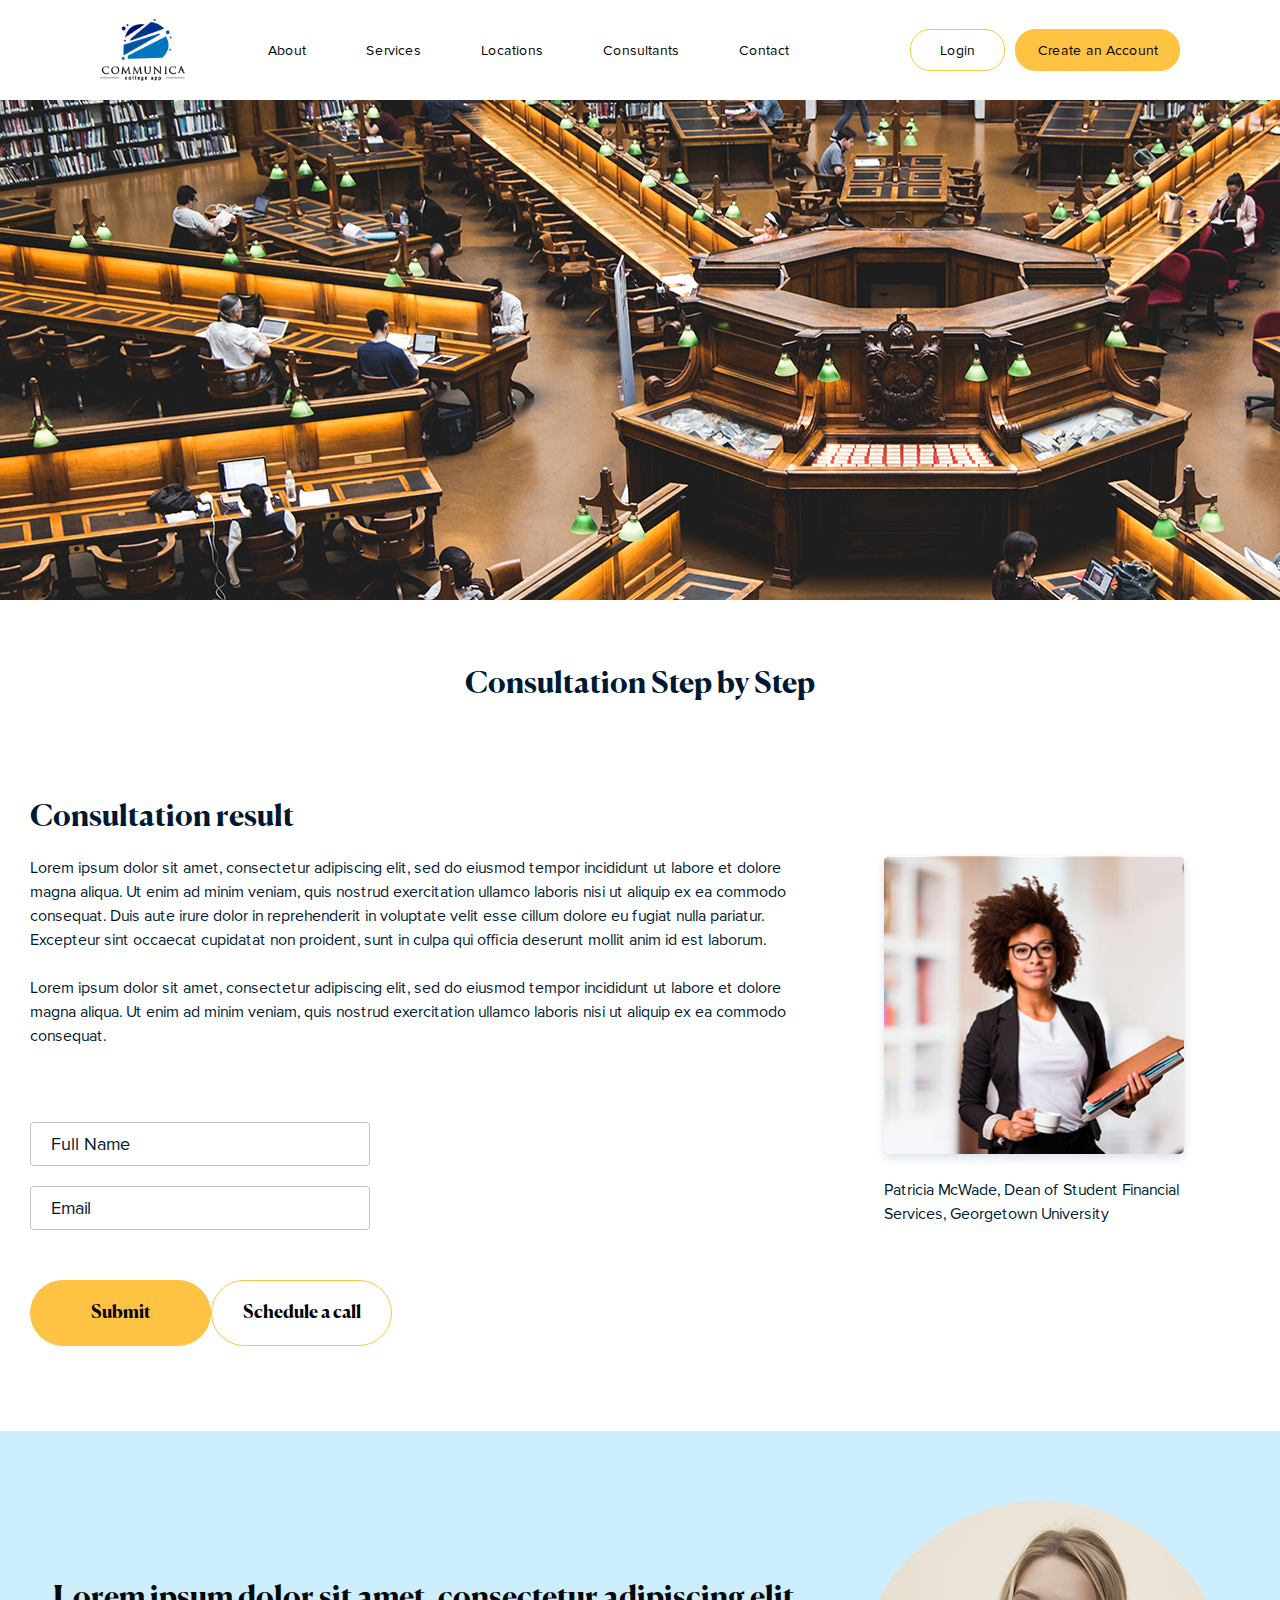
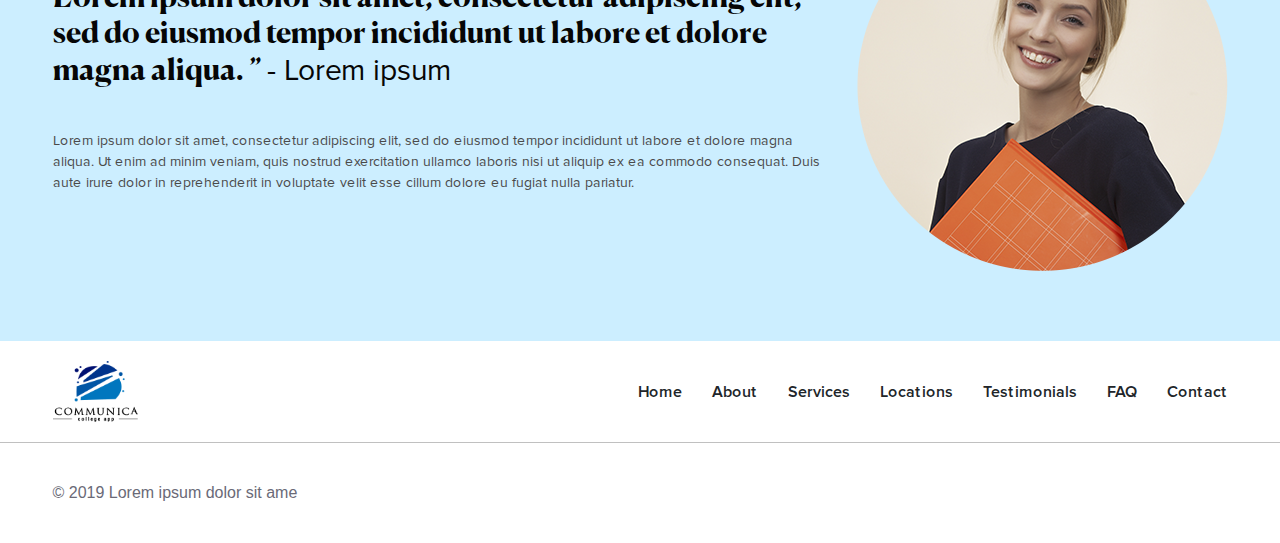
<file: last-step.html>
<!DOCTYPE html>
<html lang="en">
<head>
    <meta charset="utf-8">
    <meta name="viewport" content="width=device-width, initial-scale=1, shrink-to-fit=no">
    <meta http-equiv="X-UA-Compatible" content="IE=edge">
    <meta name="description" content="">
    <meta name="author" content="">
    <title>Communica</title>
    <link rel="stylesheet" href="https://use.fontawesome.com/releases/v5.0.12/css/all.css"
          integrity="sha384-G0fIWCsCzJIMAVNQPfjH08cyYaUtMwjJwqiRKxxE/rx96Uroj1BtIQ6MLJuheaO9" crossorigin="anonymous">
    <link rel="stylesheet" href="libs/css/bootstrap.min.css">
    <link rel="shortcut icon" href="img/logo.png">
    <link rel="stylesheet" href="libs/css/font-awesome.css">
    <link rel="stylesheet" href="css/font.css">
    <link rel="stylesheet" href="css/main.css">
    <link rel="stylesheet" href="css/step-1.css">
</head>
<body>
<nav class="home-header navbar navbar-expand-lg navbar-light">
    <div class="header-left">
        <a class="header-left-logo navbar-brand" href="index.html">
            <img src="img/logo.png">
        </a>
        <button class="navbar-toggler" type="button" data-toggle="collapse" data-target="#navbarSupportedContent">
            <span class="navbar-toggler-icon"></span>
        </button>
    </div>
    <div class="header-right collapse navbar-collapse nav-menu" id="navbarSupportedContent">
        <div class="menu-left">
            <ul>
                <li><a href="about.html">About</a></li>
                <li><a href="services.html">Services</a></li>
                <li><a href="">Locations</a></li>
                <li><a href="consultant.html">Consultants</a></li>
                <li><a href="contact.html">Contact</a></li>
            </ul>
        </div>
        <div class="header-btns">
            <a href="login.html" class="header-login-btn">Login</a>
            <a href="register.html" class="header-create-btn">Create an Account</a>
        </div>
    </div>
</nav>
<section class="baner-7">

</section>
<section class="consultant">
    Consultation Step by Step
</section>
<section class="step-slider">
    <div class="changeable-content">
        <div>
            <h1 class="content-title">Consultation result</h1>
            <div class="content-block">
                <div class="content-text">
                    <p>
                        Lorem ipsum dolor sit amet, consectetur adipiscing elit, sed do eiusmod tempor incididunt ut labore et dolore magna aliqua.
                        Ut enim ad minim veniam, quis nostrud exercitation ullamco laboris nisi ut aliquip ex ea commodo consequat.
                        Duis aute irure dolor in reprehenderit in voluptate velit esse cillum dolore eu fugiat nulla pariatur.
                        Excepteur sint occaecat cupidatat non proident, sunt in culpa qui officia deserunt mollit anim id est laborum.<br><br>
                        Lorem ipsum dolor sit amet, consectetur adipiscing elit, sed do eiusmod tempor incididunt ut labore et dolore magna aliqua.
                        Ut enim ad minim veniam, quis nostrud exercitation ullamco laboris nisi ut aliquip ex ea commodo consequat.<br><br>
                    </p>
                    <form class="step-1-questions">
                        <div class="location-input">
                            <input placeholder="Full Name">
                            <input placeholder="Email">
                        </div>
                        <div class="step-btns">
                            <a class="btn-next-step" href="step-3.html">Submit</a>
                            <a class="btn-prev" href="steps.html">Schedule a call</a>
                        </div>
                    </form>
                </div>
                <div  class="content-img">
                    <div class="content-img-block">
                        <img src="img/consult-5.png">
                        <p class="img-title">
                            Patricia McWade, Dean of Student Financial Services, Georgetown University
                        </p>
                    </div>
                </div>
            </div>
        </div>
    </div>
</section>
<section class="project-section-5">
    <div class="project-section-5-content">
        <div class="project-section-5-content-left">
            <h1 class="project-section-5-content-text">
                Lorem ipsum dolor sit amet, consectetur adipiscing elit, sed do eiusmod tempor incididunt ut labore et dolore magna aliqua. ”
                <span class="project-section-5-content-name"> -  Lorem ipsum</span>
            </h1>
            <p class="project-section-5-content-p">
                Lorem ipsum dolor sit amet, consectetur adipiscing elit, sed do eiusmod tempor incididunt ut labore et dolore magna aliqua.
                Ut enim ad minim veniam, quis nostrud exercitation ullamco laboris nisi ut aliquip ex ea commodo consequat.
                Duis aute irure dolor in reprehenderit in voluptate velit esse cillum dolore eu fugiat nulla pariatur.
            </p>
        </div>
        <div>
            <img src="img/teacher.png">
        </div>
    </div>
</section>

<footer class="project-section-6">
    <div class="project-section-6-content-1">
        <div><img src="img/logo.png"></div>
        <ul>
            <li><a>Home</a></li>
            <li><a>About</a></li>
            <li><a>Services</a></li>
            <li><a>Locations</a></li>
            <li><a>Testimonials</a></li>
            <li><a>FAQ</a></li>
            <li class="mr-0"><a>Contact</a></li>
        </ul>
    </div>
    <div class="project-section-6-content-line"></div>
    <div class="project-section-6-content-2">
        <div>
            <p>© 2019  Lorem ipsum dolor sit ame</p>
        </div>
        <div class="">
            <i class="fab fa-facebook-f"></i>
            <i class="fab fa-twitter"></i>
            <i class="fab fa-google-plus-g"></i>
            <i class="fab fa-instagram"></i>
        </div>
    </div>
</footer>

<script src="libs/js/jquery-3.3.1.min.js"></script>
<script src="libs/js/bootstrap.min.js"></script>
<script src="js/main.js"></script>
<script src="js/step-slider.js"></script>
</body>
</html>
</file>
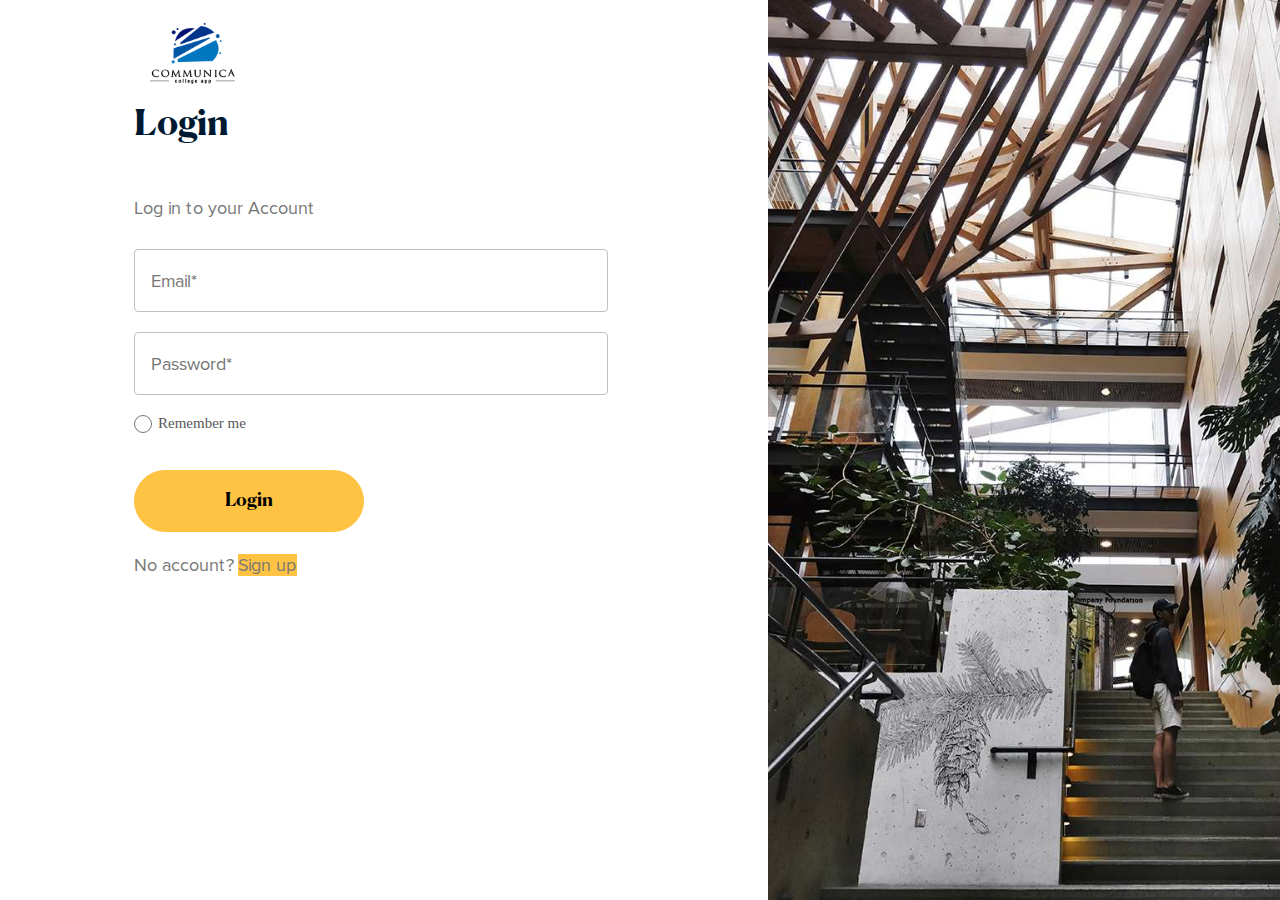
<file: login.html>
<!DOCTYPE html>
<html lang="en">
<head>
    <meta charset="utf-8">
    <meta name="viewport" content="width=device-width, initial-scale=1, shrink-to-fit=no">
    <meta http-equiv="X-UA-Compatible" content="IE=edge">
    <meta name="description" content="">
    <meta name="author" content="">
    <title>Communica</title>
    <link rel="stylesheet" href="https://use.fontawesome.com/releases/v5.0.12/css/all.css"
          integrity="sha384-G0fIWCsCzJIMAVNQPfjH08cyYaUtMwjJwqiRKxxE/rx96Uroj1BtIQ6MLJuheaO9" crossorigin="anonymous">
    <link rel="icon" href="img/logo.png"/>
    <link rel="stylesheet" href="libs/css/bootstrap.min.css">
    <link rel="stylesheet" href="libs/css/font-awesome.css">
    <link rel="stylesheet" href="css/font.css">
    <link rel="stylesheet" href="css/login.css">

</head>
<body>
<section class="login">
    <div class="login-content">
        <div class="login-right-side">
            <div class="login-communika-logo">
               <a href="index.html"><img src="img/logo.png"></a>
            </div>
            <div class="login-right-side-content">
                <form>
                    <h4>Login</h4>
                    <h6>Log in to your Account</h6>
                    <input class="login-right-side-email" placeholder="Email*" name="email">
                    <input class="login-right-side-password" placeholder="Password*" name="password">
                    <div class="login-right-side-block">
                        <div class="d-flex">
                            <input type="radio" class="login-right-side-checkbox-input" name="checkbox" id="checkbox" value="value">
                            <label class="login-right-side-checkbox" for="checkbox">Remember me</label>
                        </div>
                    </div>
                    <button class="login-left-side-signin">Login</button>
                    <div class="no-account"><span>No account?</span> <a href="register.html">Sign up</a></div>
                </form>
            </div>
        </div>
        <div class="login-left-side">
        </div>
    </div>
</section>
</body>
</html>
</file>
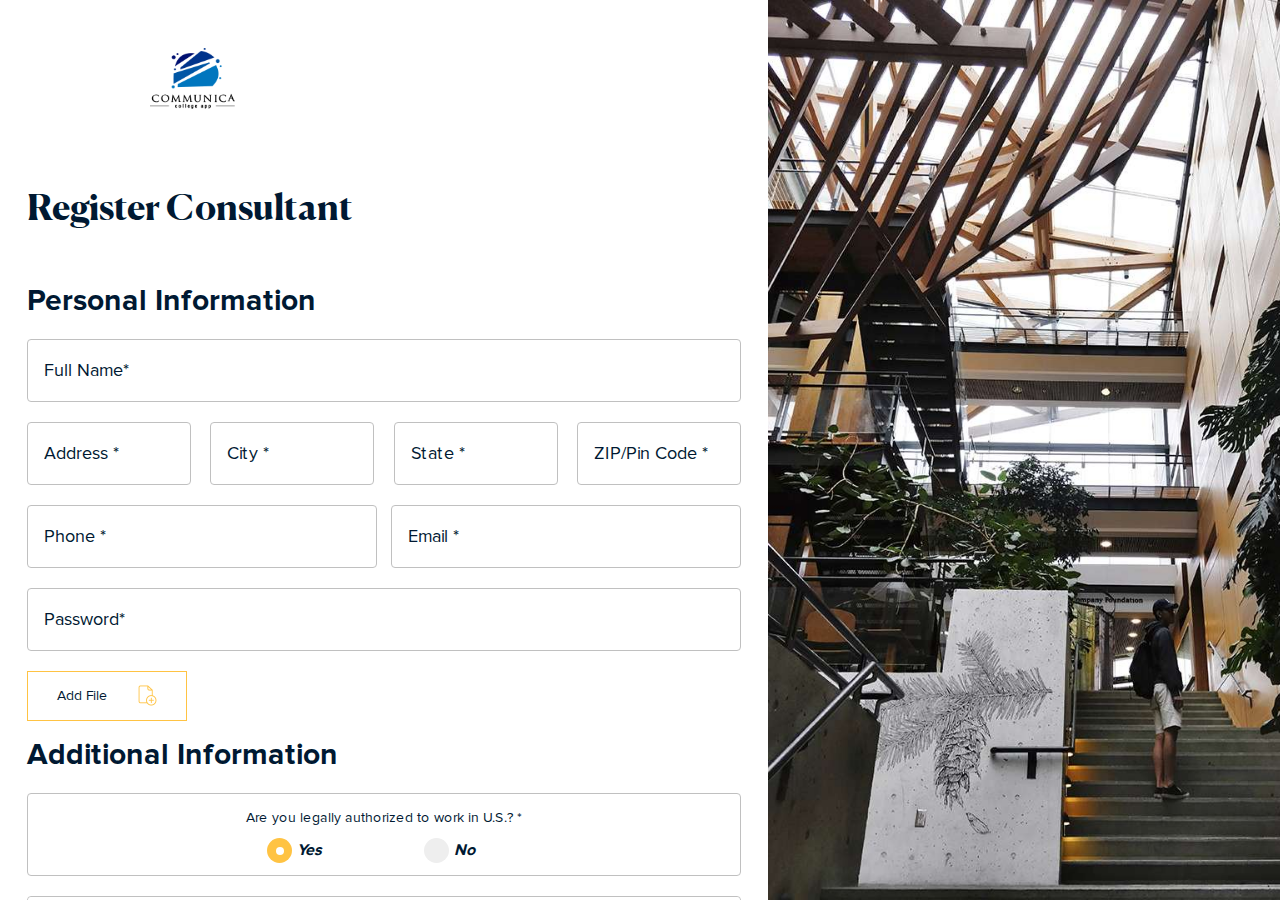
<file: register-consultant.html>
<!DOCTYPE html>
<html lang="en">
<head>
    <meta charset="utf-8">
    <meta name="viewport" content="width=device-width, initial-scale=1, shrink-to-fit=no">
    <meta http-equiv="X-UA-Compatible" content="IE=edge">
    <meta name="description" content="">
    <meta name="author" content="">
    <title>Communica</title>
    <link rel="stylesheet" href="https://use.fontawesome.com/releases/v5.0.12/css/all.css"
          integrity="sha384-G0fIWCsCzJIMAVNQPfjH08cyYaUtMwjJwqiRKxxE/rx96Uroj1BtIQ6MLJuheaO9" crossorigin="anonymous">
    <link rel="icon" href="img/logo.png"/>
    <link rel="shortcut icon" href="img/logo.png">
    <link rel="stylesheet" href="libs/css/bootstrap.min.css">
    <link rel="stylesheet" href="libs/css/font-awesome.css">
    <link rel="stylesheet" href="css/font.css">
    <link rel="stylesheet" href="css/login.css">

</head>
<body>
<section class="login register">
    <div class="login-content">
        <div class="login-right-side scroll-register">
            <div class="login-communika-logo mt-5">
                <a href="index.html"><img src="img/logo.png"></a>
            </div>
            <div class="register-consultant-left">
                <form class="w-100">
                    <h4 class="text-2">Register Consultant</h4>
                    <h5 class="text-1">Personal Information</h5>
                    <div class="consultant-form">
                        <input class="text-3" placeholder="Full Name*">
                        <div class="w-100 block-1">
                            <input class="text-4" placeholder="Address *">
                            <input class="text-4" placeholder="City *">
                            <input class="text-4" placeholder="State *">
                            <input class="text-4" placeholder="ZIP/Pin Code *">
                        </div>
                        <div class="w-100 block-1">
                            <input class="text-5" placeholder="Phone *">
                            <input class="text-5" placeholder="Email *">
                        </div>
                        <input class="text-3" type="password" placeholder="Password*">
                        <div class="image-upload">
                            <div class="d-flex align-items-center">
                                <label for="file-input-2" class="add-file">
                                    <span>Add File</span>
                                    <img src="img/input-file.png">
                                </label>
                             <img class="ml-2 checked-show-img-2" src="img/chackbox.png">
                            </div>
                            <input id="file-input-2" type="file" multiple/>
                        </div>
                    </div>
                    <h5 class="text-1 mt-2">Additional Information</h5>
                    <div class="consultant-form">
                        <div class="text-6">
                            <div class="text-7">Are you legally authorized to work in U.S.? *</div>
                            <div class="text-8 d-flex">
                                <label class="container">Yes
                                    <input type="radio" checked="checked" name="text-1">
                                    <span class="checkmark"></span>
                                </label>
                                <label class="container">No
                                    <input type="radio" name="text-1">
                                    <span class="checkmark"></span>
                                </label>
                            </div>
                        </div>
                        <div class="text-12">
                            <div class="text-6 border-0 mb-0">
                                <div class="text-7">AHave you ever been convicted of a felony *</div>
                                <div class="text-8 d-flex">
                                    <label class="container">Yes
                                        <input type="radio" checked="checked" name="text-2">
                                        <span class="checkmark"></span>
                                    </label>
                                    <label class="container">No
                                        <input type="radio" name="text-2">
                                        <span class="checkmark"></span>
                                    </label>
                                </div>
                            </div>
                            <div class="w-100 text-10">
                                <div class="text-7 text-11">If “Yes” explaine: *</div>
                                <input class="text-9">
                            </div>
                        </div>
                        <div class="text-6">
                            <div class="text-7">Have you been emloyed by this organization in the past? * *</div>
                            <div class="text-8 d-flex">
                                <label class="container">Yes
                                    <input type="radio" checked="checked" name="text-3">
                                    <span class="checkmark"></span>
                                </label>
                                <label class="container">No
                                    <input type="radio" name="text-3">
                                    <span class="checkmark"></span>
                                </label>
                            </div>
                        </div>
                    </div>
                    <h5 class="text-1 mt-5">Position Details</h5>
                    <div class="consultant-form">
                        <div class="position-details">
                            <div class="position-details-block">
                                <p>College admission counseling: *</p>
                                <input class="text-13">
                            </div>
                            <div class="position-details-block">
                                <p>SAT/ACT prep *</p>
                                <input class="text-13">
                            </div>
                            <div class="position-details-block">
                                <p>TOEFL/IELTS prep *</p>
                                <input class="text-13">
                            </div>
                            <div class="position-details-block">
                                <p>Essay editing *</p>
                                <input class="text-13">
                            </div>

                        </div>
                        <div class="text-6">
                            <div class="text-7">Employment Type: *</div>
                            <div class="text-8 d-flex">
                                <label class="container">Full-Time
                                    <input type="radio" checked="checked" name="time">
                                    <span class="checkmark"></span>
                                </label>
                                <label class="container">Part-Time
                                    <input type="radio" name="time">
                                    <span class="checkmark"></span>
                                </label>
                                <label class="container">Temporary
                                    <input type="radio" name="time">
                                    <span class="checkmark"></span>
                                </label>
                                <label class="container">Internship
                                    <input type="radio" name="time">
                                    <span class="checkmark"></span>
                                </label>
                            </div>
                        </div>
                    </div>
                    <h5 class="text-1 mt-5">Education</h5>
                    <div class="consultant-form">
                        <div class="w-100 block-1">
                            <input class="text-15" placeholder="School / College *">
                            <input class="text-14" placeholder="Year *">
                            <input class="text-14" placeholder="Degree *">
                            <input class="text-14" placeholder="Result *">
                        </div>
                        <div class="w-100 block-1">
                            <input class="text-15" placeholder="School / College *">
                            <input class="text-14" placeholder="Year *">
                            <input class="text-14" placeholder="Degree *">
                            <input class="text-14" placeholder="Result *">
                        </div>
                        <div class="w-100 block-1">
                            <input class="text-15" placeholder="School / College *">
                            <input class="text-14" placeholder="Year *">
                            <input class="text-14" placeholder="Degree *">
                            <input class="text-14" placeholder="Result *">
                        </div>
                        <div class="w-100 block-1">
                            <input class="text-15" placeholder="School / College *">
                            <input class="text-14" placeholder="Year *">
                            <input class="text-14" placeholder="Degree *">
                            <input class="text-14" placeholder="Result *">
                        </div>
                    </div>
                    <div>
                        <select class="new-select">
                            <option>Work Experience / Year</option>
                            <option>1 to 4</option>
                            <option>5 to 10</option>
                            <option>10 and more</option>
                        </select>
                    </div>
                    <h5 class="text-16 mt-5">Add the highest certificate and personal description /statement</h5>
                    <div class="image-upload">
                        <div class="d-flex align-items-center position-relative">
                            <label for="file-input-3" class="add-file">
                                <span>Attach Files</span>
                                <img src="img/input-file.png">
                            </label>
                            <img class="ml-2 checked-show-img-3" src="img/chackbox.png">
                        </div>
                        <input id="file-input-3" type="file" multiple/>
                    </div>
                    <a class="register-btn" data-toggle="modal" data-target="#registerModal">Register</a>
                </form>
            </div>
        </div>
        <div class="login-left-side">
        </div>
    </div>
</section>
<div class="modal fade pl-0  bd-example-modal-lg" id="registerModal" tabindex="-1" role="dialog" aria-labelledby="registerModalTitle" aria-hidden="true">
    <div class="modal-dialog modal-lg modal-dialog-centered" role="document">
        <div class="modal-content-register modal-content">
            <div class="modal-content-register-left"></div>
            <div class="modal-content-register-right">
                <a href="index.html" class="logo-modal"><img src="img/logo.png"></a>
                <p class="text-17">Thank You for registration</p>
                <p class="text-18">We will contact you<br> after review</p>
                <a class="continue-btn" data-dismiss="modal" aria-label="Close">Continue</a>
            </div>
        </div>
    </div>
</div>

<script src="libs/js/jquery-3.3.1.min.js"></script>
<script src="libs/js/bootstrap.min.js"></script>
<script src="js/main.js"></script>
</body>
</html>
</file>
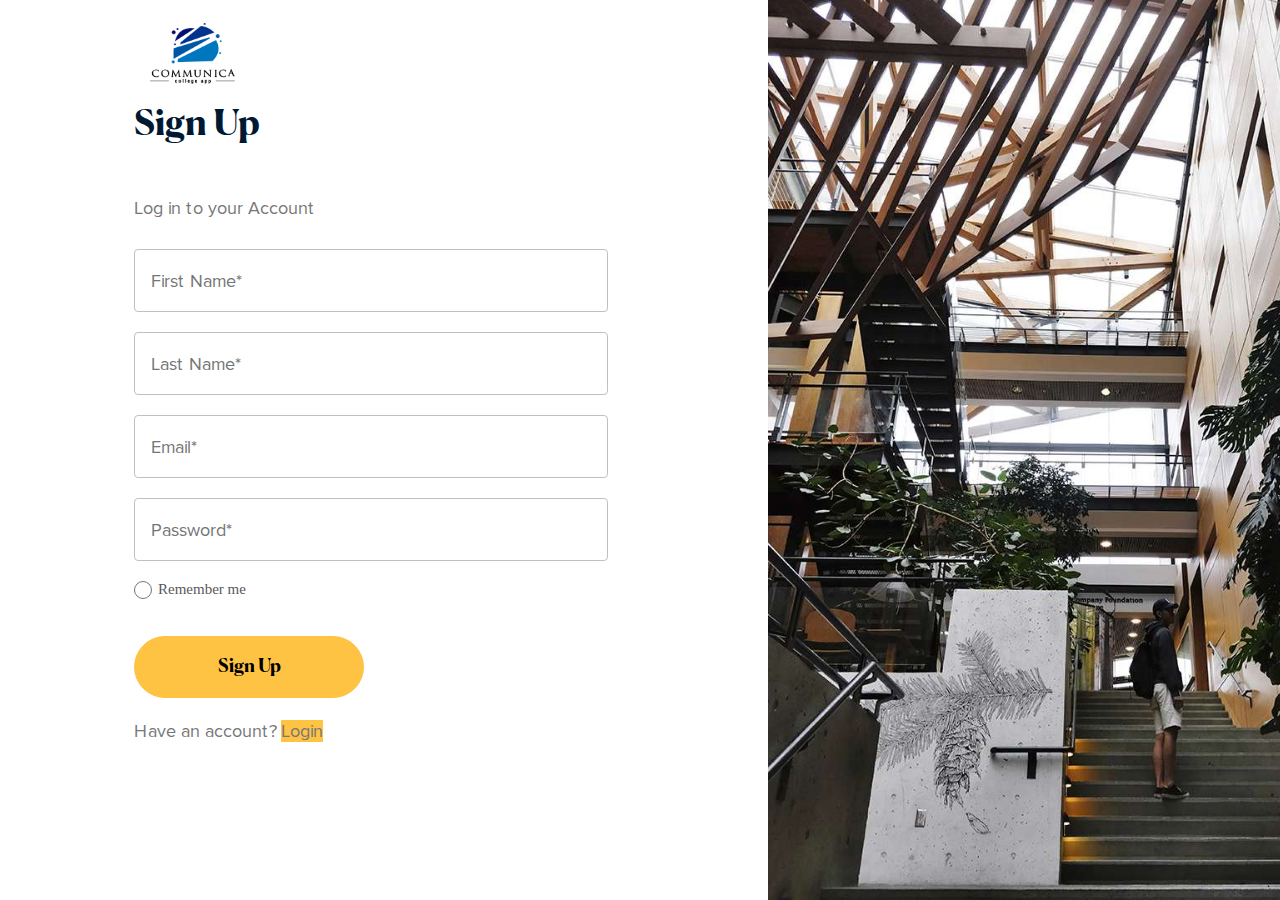
<file: register.html>
<!DOCTYPE html>
<html lang="en">
<head>
    <meta charset="utf-8">
    <meta name="viewport" content="width=device-width, initial-scale=1, shrink-to-fit=no">
    <meta http-equiv="X-UA-Compatible" content="IE=edge">
    <meta name="description" content="">
    <meta name="author" content="">
    <title>Communica</title>
    <link rel="stylesheet" href="https://use.fontawesome.com/releases/v5.0.12/css/all.css"
          integrity="sha384-G0fIWCsCzJIMAVNQPfjH08cyYaUtMwjJwqiRKxxE/rx96Uroj1BtIQ6MLJuheaO9" crossorigin="anonymous">
    <link rel="icon" href="img/logo.png"/>
    <link rel="shortcut icon" href="img/logo.png">
    <link rel="stylesheet" href="libs/css/bootstrap.min.css">
    <link rel="stylesheet" href="libs/css/font-awesome.css">
    <link rel="stylesheet" href="css/font.css">
    <link rel="stylesheet" href="css/login.css">

</head>
<body>
<section class="login register">
    <div class="login-content">
        <div class="login-right-side">
            <div class="login-communika-logo">
                <a href="index.html"><img src="img/logo.png"></a>
            </div>
            <div class="login-right-side-content">
                <form>
                    <h4>Sign Up</h4>
                    <h6>Log in to your Account</h6>
                    <input class="login-right-side-email" placeholder="First Name*" name="first-name">
                    <input class="login-right-side-email" placeholder="Last Name*" name="last-name">
                    <input class="login-right-side-email" placeholder="Email*" name="email">
                    <input class="login-right-side-password" placeholder="Password*" name="password">
                    <div class="login-right-side-block">
                        <div class="d-flex">
                            <input type="radio" class="login-right-side-checkbox-input" name="checkbox" id="checkbox" value="value">
                            <label class="login-right-side-checkbox" for="checkbox">Remember me</label>
                        </div>
                    </div>
                    <button class="login-left-side-signin">Sign Up</button>
                    <div class="no-account"><span>Have an account?</span> <a href="login.html">Login</a></div>
                </form>
            </div>
        </div>
        <div class="login-left-side">
        </div>
    </div>
</section>
</body>
</html>
</file>
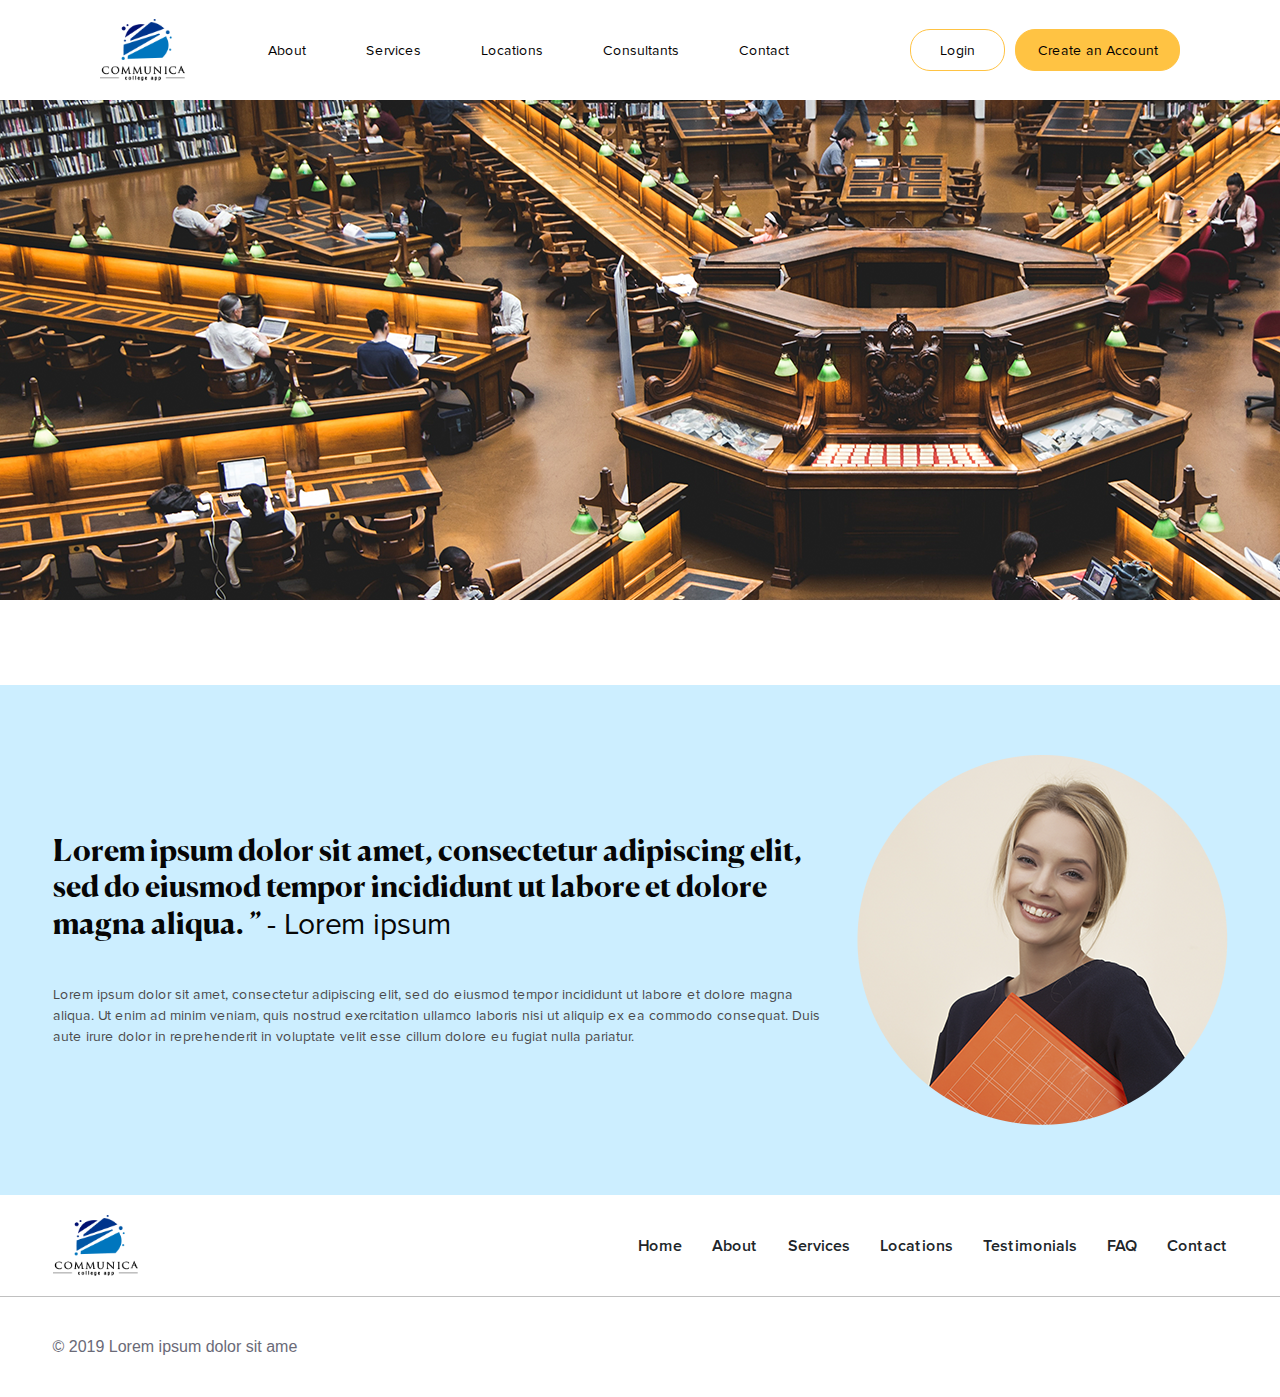
<file: schedule-call.html>
<!DOCTYPE html>
<html lang="en">
<head>
    <meta charset="utf-8">
    <meta name="viewport" content="width=device-width, initial-scale=1, shrink-to-fit=no">
    <meta http-equiv="X-UA-Compatible" content="IE=edge">
    <meta name="description" content="">
    <meta name="author" content="">
    <title>Communica</title>
    <link rel="stylesheet" href="https://use.fontawesome.com/releases/v5.0.12/css/all.css"
          integrity="sha384-G0fIWCsCzJIMAVNQPfjH08cyYaUtMwjJwqiRKxxE/rx96Uroj1BtIQ6MLJuheaO9" crossorigin="anonymous">
    <link rel="stylesheet" href="libs/css/bootstrap.min.css">
    <link rel="shortcut icon" href="img/logo.png">
    <link rel="stylesheet" href="libs/css/font-awesome.css">
    <link rel="stylesheet" href="css/font.css">
    <link rel="stylesheet" href="css/main.css">
    <link rel="stylesheet" href="css/step-1.css">
</head>
<body>
<nav class="home-header navbar navbar-expand-lg navbar-light">
    <div class="header-left">
        <a class="header-left-logo navbar-brand" href="index.html">
            <img src="img/logo.png">
        </a>
        <button class="navbar-toggler" type="button" data-toggle="collapse" data-target="#navbarSupportedContent">
            <span class="navbar-toggler-icon"></span>
        </button>
    </div>
    <div class="header-right collapse navbar-collapse nav-menu" id="navbarSupportedContent">
        <div class="menu-left">
            <ul>
                <li><a href="about.html">About</a></li>
                <li><a href="services.html">Services</a></li>
                <li><a href="">Locations</a></li>
                <li><a href="consultant.html">Consultants</a></li>
                <li><a href="contact.html">Contact</a></li>
            </ul>
        </div>
        <div class="header-btns">
            <a href="login.html" class="header-login-btn">Login</a>
            <a href="register.html" class="header-create-btn">Create an Account</a>
        </div>
    </div>
</nav>
<section class="baner-call">

</section>
<section class="step-slider">
    <div class="position-relative">
    </div>
    <div class="changeable-content">
        <div id="Step1">
            <h1 class="content-title">Consultation result</h1>
            <div class="content-block">
                <div class="content-text">
                    <p>
                        Lorem ipsum dolor sit amet, consectetur adipiscing elit, sed do eiusmod tempor incididunt ut labore et dolore magna aliqua.
                        Ut enim ad minim veniam, quis nostrud exercitation ullamco laboris nisi ut aliquip ex ea commodo consequat.
                        Duis aute irure dolor in reprehenderit in voluptate velit esse cillum dolore eu fugiat nulla pariatur.
                        Excepteur sint occaecat cupidatat non proident, sunt in culpa qui officia deserunt mollit anim id est laborum.<br><br>
                        Lorem ipsum dolor sit amet, consectetur adipiscing elit, sed do eiusmod tempor incididunt ut labore et dolore magna aliqua.
                        Ut enim ad minim veniam, quis nostrud exercitation ullamco laboris nisi ut aliquip ex ea commodo consequat.<br><br>
                        Duis aute irure dolor in reprehenderit in voluptate velit esse cillum dolore eu fugiat nulla pariatur.
                        Excepteur sint occaecat cupidatat non proident, sunt in culpa qui officia deserunt mollit anim id est laborum.
                    </p>
                    <form class="step-1-questions">
                        <div>
                            <form class="step-1-questions">
                                <div class="location-input">
                                    <input placeholder="Full Name">
                                    <input placeholder="Email">
                                </div>
                                <div class="step-btns">
                                    <a class="btn-next-step">Submit</a>
                                    <a class="btn-prev">Schedule a call</a>
                                </div>
                            </form>
                        </div>
                    </form>
                </div>
                <div  class="content-img">
                    <div class="content-img-block">
                        <img src="img/consult-5.png">
                        <p class="img-title">
                            Patricia McWade, Dean of Student Financial Services, Georgetown University
                        </p>
                    </div>
                </div>
            </div>
        </div>
    </div>
</section>

<section class="project-section-5">
    <div class="project-section-5-content">
        <div class="project-section-5-content-left">
            <h1 class="project-section-5-content-text">
                Lorem ipsum dolor sit amet, consectetur adipiscing elit, sed do eiusmod tempor incididunt ut labore et dolore magna aliqua. ”
                <span class="project-section-5-content-name"> -  Lorem ipsum</span>
            </h1>
            <p class="project-section-5-content-p">
                Lorem ipsum dolor sit amet, consectetur adipiscing elit, sed do eiusmod tempor incididunt ut labore et dolore magna aliqua.
                Ut enim ad minim veniam, quis nostrud exercitation ullamco laboris nisi ut aliquip ex ea commodo consequat.
                Duis aute irure dolor in reprehenderit in voluptate velit esse cillum dolore eu fugiat nulla pariatur.
            </p>
        </div>
        <div>
            <img src="img/teacher.png">
        </div>
    </div>
</section>

<footer class="project-section-6">
    <div class="project-section-6-content-1">
        <div><img src="img/logo.png"></div>
        <ul>
            <li><a>Home</a></li>
            <li><a>About</a></li>
            <li><a>Services</a></li>
            <li><a>Locations</a></li>
            <li><a>Testimonials</a></li>
            <li><a>FAQ</a></li>
            <li class="mr-0"><a>Contact</a></li>
        </ul>
    </div>
    <div class="project-section-6-content-line"></div>
    <div class="project-section-6-content-2">
        <div>
            <p>© 2019  Lorem ipsum dolor sit ame</p>
        </div>
        <div class="">
            <i class="fab fa-facebook-f"></i>
            <i class="fab fa-twitter"></i>
            <i class="fab fa-google-plus-g"></i>
            <i class="fab fa-instagram"></i>
        </div>
    </div>
</footer>

<script src="libs/js/jquery-3.3.1.min.js"></script>
<script src="libs/js/bootstrap.min.js"></script>
<script src="js/main.js"></script>
<script src="js/step-slider.js"></script>
</body>
</html>
</file>
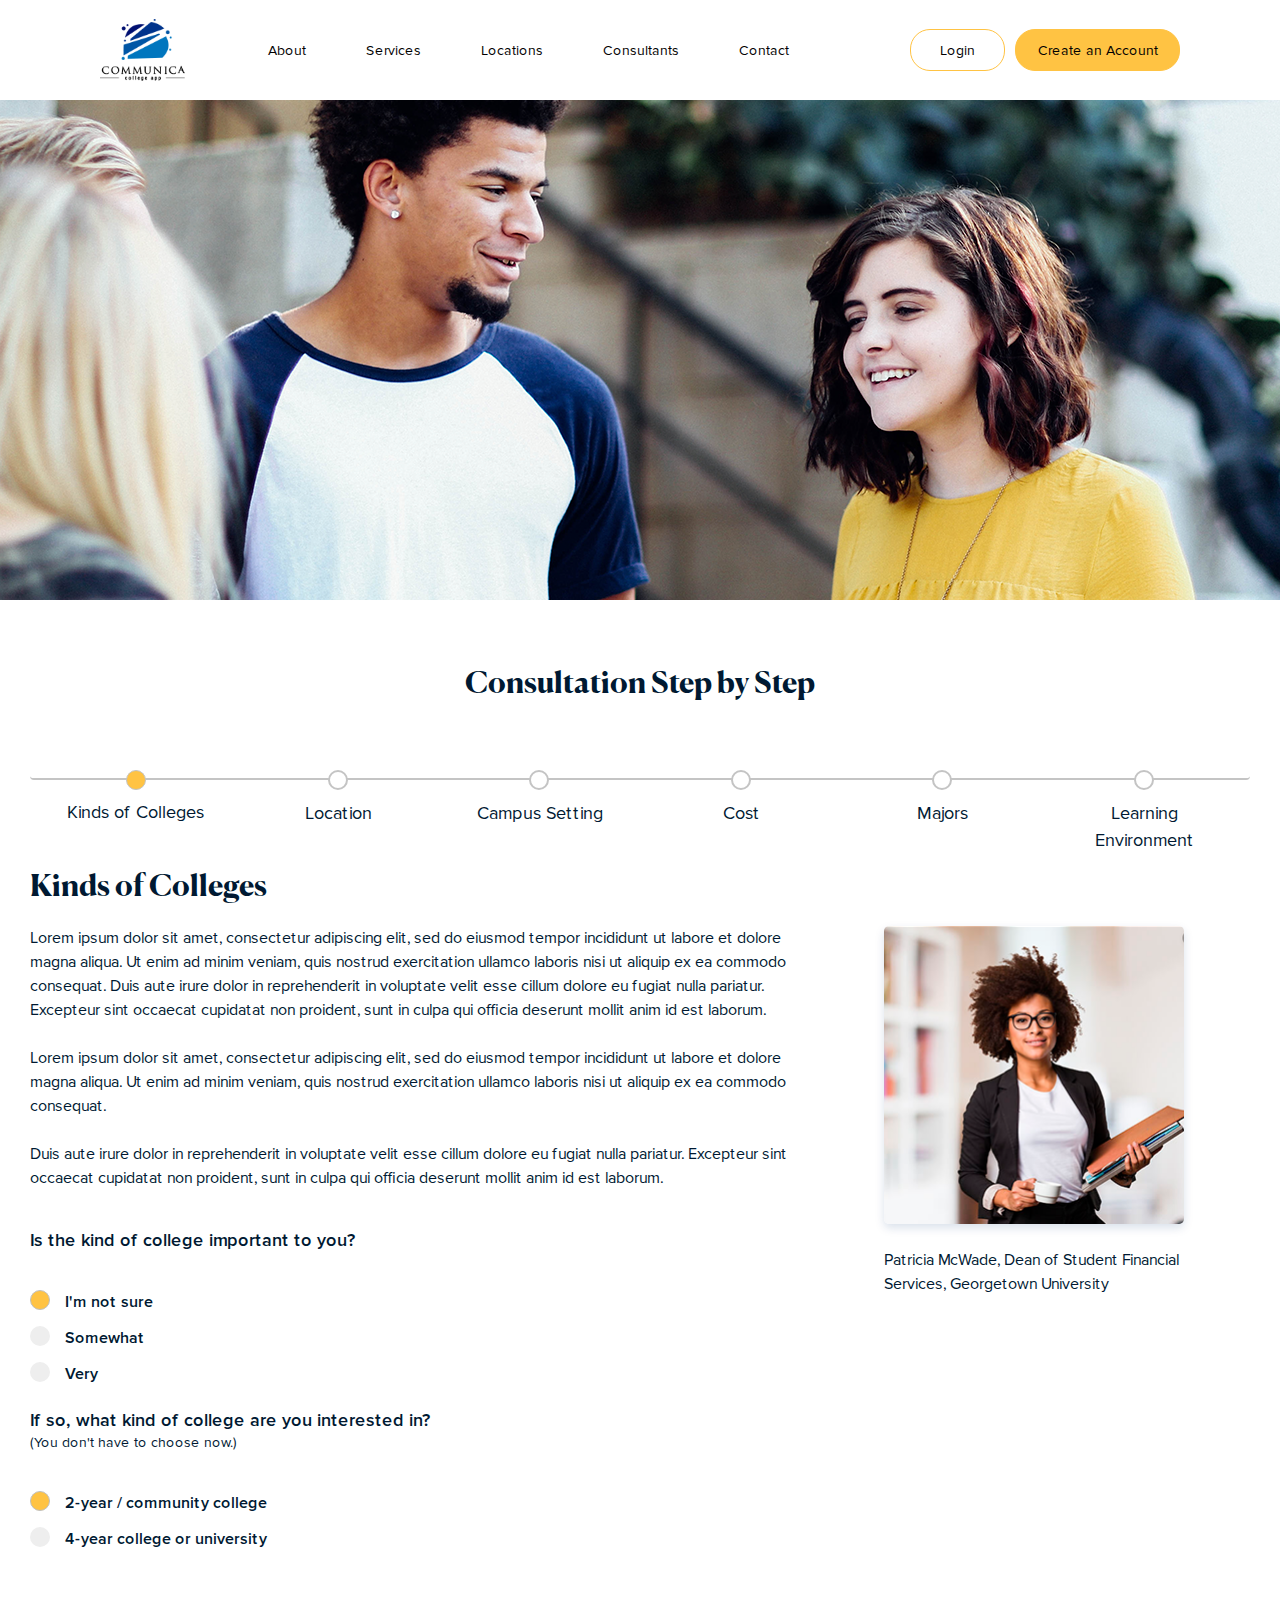
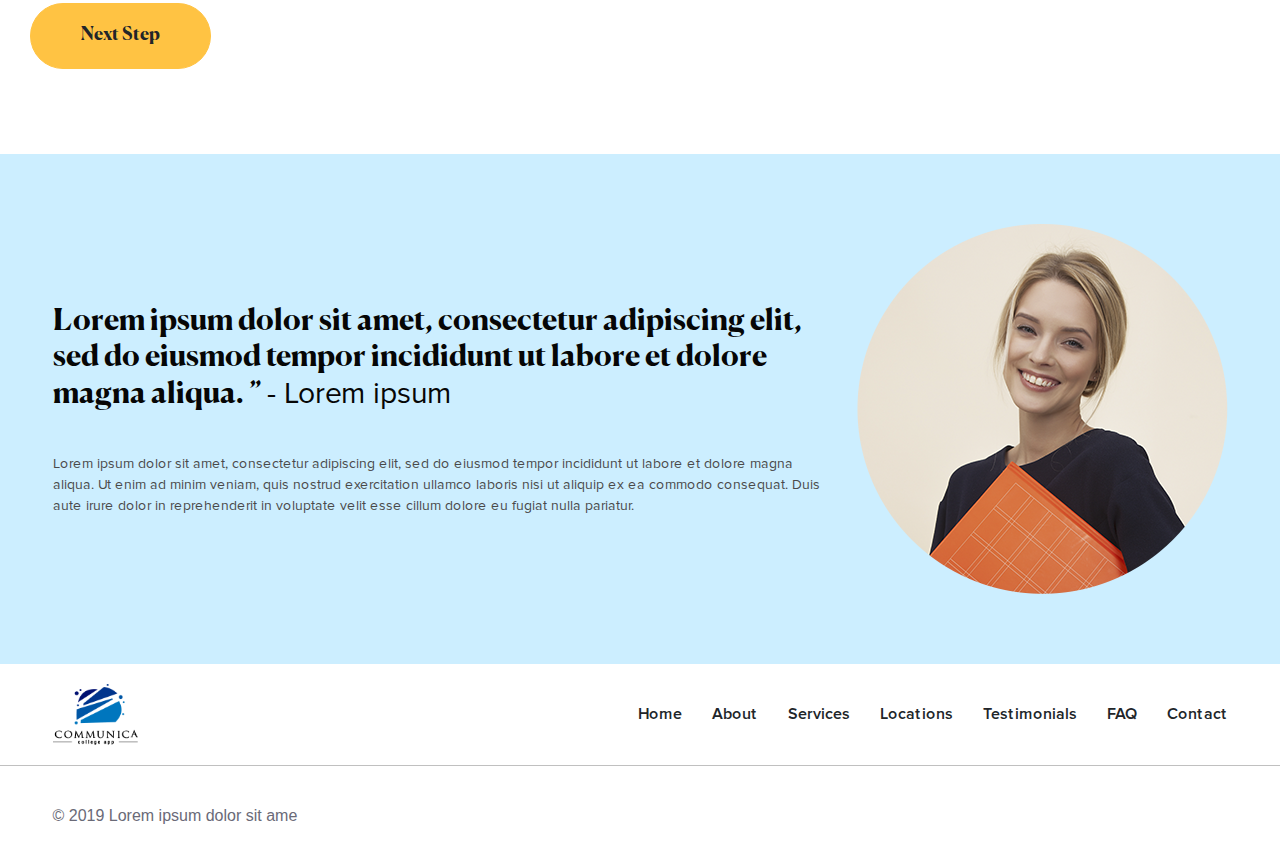
<file: steps.html>
<!DOCTYPE html>
<html lang="en">
<head>
    <meta charset="utf-8">
    <meta name="viewport" content="width=device-width, initial-scale=1, shrink-to-fit=no">
    <meta http-equiv="X-UA-Compatible" content="IE=edge">
    <meta name="description" content="">
    <meta name="author" content="">
    <title>Communica</title>
    <link rel="stylesheet" href="https://use.fontawesome.com/releases/v5.0.12/css/all.css"
          integrity="sha384-G0fIWCsCzJIMAVNQPfjH08cyYaUtMwjJwqiRKxxE/rx96Uroj1BtIQ6MLJuheaO9" crossorigin="anonymous">
    <link rel="stylesheet" href="libs/css/bootstrap.min.css">
    <link rel="shortcut icon" href="img/logo.png">
    <link rel="stylesheet" href="libs/css/font-awesome.css">
    <link rel="stylesheet" href="css/font.css">
    <link rel="stylesheet" href="css/main.css">
    <link rel="stylesheet" href="css/step-1.css">
</head>
<body>
<nav class="home-header navbar navbar-expand-lg navbar-light">
    <div class="header-left">
        <a class="header-left-logo navbar-brand" href="index.html">
            <img src="img/logo.png">
        </a>
        <button class="navbar-toggler" type="button" data-toggle="collapse" data-target="#navbarSupportedContent">
            <span class="navbar-toggler-icon"></span>
        </button>
    </div>
    <div class="header-right collapse navbar-collapse nav-menu" id="navbarSupportedContent">
        <div class="menu-left">
            <ul>
                <li><a href="about.html">About</a></li>
                <li><a href="services.html">Services</a></li>
                <li><a href="">Locations</a></li>
                <li><a href="consultant.html">Consultants</a></li>
                <li><a href="contact.html">Contact</a></li>
            </ul>
        </div>
        <div class="header-btns">
            <a href="login.html" class="header-login-btn">Login</a>
            <a href="register.html" class="header-create-btn">Create an Account</a>
        </div>
    </div>
</nav>
<section class="baner">

</section>
<section class="consultant">
    Consultation Step by Step
</section>
<section class="step-slider">
    <div class="position-relative">
        <div class="progress">
            <div class="percent"></div>
        </div>
        <div class="steps">
            <div></div>
            <a class="step selected" id="0">
                <span class="step-child">Kinds of Colleges</span>
            </a>
            <a class="step" id="1">
                <span class="step-child">Location</span>
            </a>
            <a class="step" id="2">
                <span class="step-child">Campus Setting</span>
            </a>
            <a class="step" id="3">
                <span class="step-child">Cost</span>
            </a>
            <a class="step" id="4">
                <span class="step-child">Majors</span>
            </a>
            <a class="step" id="5">
                <span class="step-child">Learning Environment</span>
            </a>
            <div></div>
        </div>
    </div>
    <div class="changeable-content">
        <div id="Step0" class="contentSteps">
            <h1 class="content-title">Kinds of Colleges</h1>
            <div class="content-block">
                <div class="content-text">
                    <p>
                        Lorem ipsum dolor sit amet, consectetur adipiscing elit, sed do eiusmod tempor incididunt ut labore et dolore magna aliqua.
                        Ut enim ad minim veniam, quis nostrud exercitation ullamco laboris nisi ut aliquip ex ea commodo consequat.
                        Duis aute irure dolor in reprehenderit in voluptate velit esse cillum dolore eu fugiat nulla pariatur.
                        Excepteur sint occaecat cupidatat non proident, sunt in culpa qui officia deserunt mollit anim id est laborum.<br><br>
                        Lorem ipsum dolor sit amet, consectetur adipiscing elit, sed do eiusmod tempor incididunt ut labore et dolore magna aliqua.
                        Ut enim ad minim veniam, quis nostrud exercitation ullamco laboris nisi ut aliquip ex ea commodo consequat.<br><br>
                        Duis aute irure dolor in reprehenderit in voluptate velit esse cillum dolore eu fugiat nulla pariatur.
                        Excepteur sint occaecat cupidatat non proident, sunt in culpa qui officia deserunt mollit anim id est laborum.
                    </p>
                    <form class="step-1-questions">
                        <h5>Is the kind of college important to you?</h5>
                        <div>
                            <label class="container">I'm not sure
                                <input type="radio" checked="checked" name="important-college">
                                <span class="label-check"></span>
                            </label>
                            <label class="container">Somewhat
                                <input type="radio" name="important-college">
                                <span class="label-check"></span>
                            </label>
                            <label class="container">Very
                                <input type="radio" name="important-college">
                                <span class="label-check"></span>
                            </label>
                        </div>
                        <div>
                            <h5>If so, what kind of college are you interested in?<br>
                                <span>(You don't have to choose now.)</span></h5>
                            <label class="container">2-year / community college
                                <input type="radio" checked="checked" name="interested-college">
                                <span class="label-check"></span>
                            </label>
                            <label class="container">4-year college or university
                                <input type="radio" name="interested-college">
                                <span class="label-check"></span>
                            </label>
                        </div>
                        <div>
                            <a class="btn-next-step">Next Step</a>
                        </div>
                    </form>
                </div>
                <div  class="content-img">
                    <div class="content-img-block">
                        <img src="img/consult-5.png">
                        <p class="img-title">
                            Patricia McWade, Dean of Student Financial Services, Georgetown University
                        </p>
                    </div>
                </div>
            </div>
        </div>
        <div id="Step1" class="contentSteps">
            <h1 class="content-title">Location</h1>
            <div class="content-block">
                <div class="content-text">
                    <p>
                        Lorem ipsum dolor sit amet, consectetur adipiscing elit, sed do eiusmod tempor incididunt ut labore et dolore magna aliqua.
                        Ut enim ad minim veniam, quis nostrud exercitation ullamco laboris nisi ut aliquip ex ea commodo consequat.
                        Duis aute irure dolor in reprehenderit in voluptate velit esse cillum dolore eu fugiat nulla pariatur.
                        Excepteur sint occaecat cupidatat non proident, sunt in culpa qui officia deserunt mollit anim id est laborum.<br><br>
                        Lorem ipsum dolor sit amet, consectetur adipiscing elit, sed do eiusmod tempor incididunt ut labore et dolore magna aliqua.
                        Ut enim ad minim veniam, quis nostrud exercitation ullamco laboris nisi ut aliquip ex ea commodo consequat.<br><br>
                        Duis aute irure dolor in reprehenderit in voluptate velit esse cillum dolore eu fugiat nulla pariatur.
                        Excepteur sint occaecat cupidatat non proident, sunt in culpa qui officia deserunt mollit anim id est laborum.
                    </p>
                    <form class="step-1-questions">
                            <h5>Is location important to you?</h5>
                            <div>
                            <label class="container">I'm not sure
                                <input type="radio" checked="checked" name="important-college">
                                <span class="label-check"></span>
                            </label>
                            <label class="container">Somewhat
                                <input type="radio" name="important-college">
                                <span class="label-check"></span>
                            </label>
                            <label class="container">Very
                                <input type="radio" name="important-college">
                                <span class="label-check"></span>
                            </label>
                        </div>
                            <h5> If so, how far from home (or another location) do you want to be?<br>
                                <span> (You don’t have to choose now.)</span>
                            </h5>
                            <div class="location-input">
                                <input placeholder="Select">
                                <input placeholder="Enter Your ZIP">
                            </div>
                            <div class="step-btns">
                                <a class="btn-prev">Prev</a>
                                <a class="btn-next-step">Next Step</a>
                            </div>
                    </form>
                </div>
                <div  class="content-img">
                    <div class="content-img-block">
                        <img src="img/consult-5.png">
                        <p class="img-title">
                            Patricia McWade, Dean of Student Financial Services, Georgetown University
                        </p>
                    </div>
                </div>
            </div>
        </div>
        <div id="Step2" class="contentSteps">
            <h1 class="content-title">Campus Setting</h1>
            <div class="content-block">
                <div class="content-text">
                    <p>
                        Lorem ipsum dolor sit amet, consectetur adipiscing elit, sed do eiusmod tempor incididunt ut labore et dolore magna aliqua.
                        Ut enim ad minim veniam, quis nostrud exercitation ullamco laboris nisi ut aliquip ex ea commodo consequat.
                        Duis aute irure dolor in reprehenderit in voluptate velit esse cillum dolore eu fugiat nulla pariatur.
                        Excepteur sint occaecat cupidatat non proident, sunt in culpa qui officia deserunt mollit anim id est laborum.<br><br>
                        Lorem ipsum dolor sit amet, consectetur adipiscing elit, sed do eiusmod tempor incididunt ut labore et dolore magna aliqua.
                        Ut enim ad minim veniam, quis nostrud exercitation ullamco laboris nisi ut aliquip ex ea commodo consequat.<br><br>
                        Duis aute irure dolor in reprehenderit in voluptate velit esse cillum dolore eu fugiat nulla pariatur.
                        Excepteur sint occaecat cupidatat non proident, sunt in culpa qui officia deserunt mollit anim id est laborum.
                    </p>
                    <form class="step-1-questions">
                        <h5>Is a campus's feel important to you?</h5>
                        <div>
                            <label class="container">I'm not sure
                                <input type="radio" checked="checked" name="important-college">
                                <span class="label-check"></span>
                            </label>
                            <label class="container">Somewhat
                                <input type="radio" name="important-college">
                                <span class="label-check"></span>
                            </label>
                            <label class="container">Very
                                <input type="radio" name="important-college">
                                <span class="label-check"></span>
                            </label>
                        </div>
                        <div>
                            <h5>If so, what size school are you thinking about?<br>
                                <span>(You can choose more than one.)</span></h5>
                            <label class="container">Small (<2,000)
                                <input type="radio" checked="checked" name="size-school">
                                <span class="label-check"></span>
                            </label>
                            <label class="container">Medium (2,000–15,000)
                                <input type="radio" name="size-school">
                                <span class="label-check"></span>
                            </label>
                            <label class="container">Large (>15,000)
                                <input type="radio" name="size-school">
                                <span class="label-check"></span>
                            </label>
                        </div>
                        <div class="step-btns">
                            <a class="btn-prev">Prev</a>
                            <a class="btn-next-step">Next Step</a>
                        </div>
                    </form>
                </div>
                <div  class="content-img">
                    <div class="content-img-block">
                        <img src="img/consult-5.png">
                        <p class="img-title">
                            Patricia McWade, Dean of Student Financial Services, Georgetown University
                        </p>
                    </div>
                </div>
            </div>
        </div>
        <div id="Step3" class="contentSteps">
            <h1 class="content-title">Cost</h1>
            <div class="content-block">
                <div class="content-text">
                    <p>
                        Lorem ipsum dolor sit amet, consectetur adipiscing elit, sed do eiusmod tempor incididunt ut labore et dolore magna aliqua.
                        Ut enim ad minim veniam, quis nostrud exercitation ullamco laboris nisi ut aliquip ex ea commodo consequat.
                        Duis aute irure dolor in reprehenderit in voluptate velit esse cillum dolore eu fugiat nulla pariatur.
                        Excepteur sint occaecat cupidatat non proident, sunt in culpa qui officia deserunt mollit anim id est laborum.<br><br>
                        Lorem ipsum dolor sit amet, consectetur adipiscing elit, sed do eiusmod tempor incididunt ut labore et dolore magna aliqua.
                        Ut enim ad minim veniam, quis nostrud exercitation ullamco laboris nisi ut aliquip ex ea commodo consequat.<br><br>
                        Duis aute irure dolor in reprehenderit in voluptate velit esse cillum dolore eu fugiat nulla pariatur.
                        Excepteur sint occaecat cupidatat non proident, sunt in culpa qui officia deserunt mollit anim id est laborum.
                    </p>
                    <form class="step-1-questions">
                        <h5>How important is cost in your college search?</h5>
                        <div>
                            <label class="container">I'm not sure
                                <input type="radio" checked="checked" name="important-college">
                                <span class="label-check"></span>
                            </label>
                            <label class="container">Somewhat
                                <input type="radio" name="important-college">
                                <span class="label-check"></span>
                            </label>
                            <label class="container">Very
                                <input type="radio" name="important-college">
                                <span class="label-check"></span>
                            </label>
                        </div>
                        <div class="step-btns">
                            <a class="btn-prev">Prev</a>
                            <a class="btn-next-step">Next Step</a>
                        </div>
                    </form>
                </div>
                <div  class="content-img">
                    <div class="content-img-block">
                        <img src="img/consult-5.png">
                        <p class="img-title">
                            Patricia McWade, Dean of Student Financial Services, Georgetown University
                        </p>
                    </div>
                </div>
            </div>
        </div>
        <div id="Step4" class="contentSteps">
            <h1 class="content-title">Majors</h1>
            <div class="content-block">
                <div class="content-text">
                    <p>
                        Lorem ipsum dolor sit amet, consectetur adipiscing elit, sed do eiusmod tempor incididunt ut labore et dolore magna aliqua.
                        Ut enim ad minim veniam, quis nostrud exercitation ullamco laboris nisi ut aliquip ex ea commodo consequat.
                        Duis aute irure dolor in reprehenderit in voluptate velit esse cillum dolore eu fugiat nulla pariatur.
                        Excepteur sint occaecat cupidatat non proident, sunt in culpa qui officia deserunt mollit anim id est laborum.<br><br>
                        Lorem ipsum dolor sit amet, consectetur adipiscing elit, sed do eiusmod tempor incididunt ut labore et dolore magna aliqua.
                        Ut enim ad minim veniam, quis nostrud exercitation ullamco laboris nisi ut aliquip ex ea commodo consequat.<br><br>
                        Duis aute irure dolor in reprehenderit in voluptate velit esse cillum dolore eu fugiat nulla pariatur.
                        Excepteur sint occaecat cupidatat non proident, sunt in culpa qui officia deserunt mollit anim id est laborum.
                    </p>
                    <form class="step-1-questions">
                        <h5>How important is a major in your college search?</h5>
                        <div>
                            <label class="container">I'm not sure
                                <input type="radio" checked="checked" name="important-college">
                                <span class="label-check"></span>
                            </label>
                            <label class="container">Somewhat
                                <input type="radio" name="important-college">
                                <span class="label-check"></span>
                            </label>
                            <label class="container">Very
                                <input type="radio" name="important-college">
                                <span class="label-check"></span>
                            </label>
                        </div>
                        <div class="step-btns">
                            <a class="btn-prev">Prev</a>
                            <a class="btn-next-step">Next Step</a>
                        </div>
                    </form>
                </div>
                <div  class="content-img">
                    <div class="content-img-block">
                        <img src="img/consult-5.png">
                        <p class="img-title">
                            Patricia McWade, Dean of Student Financial Services, Georgetown University
                        </p>
                    </div>
                </div>
            </div>
        </div>
        <div id="Step5" class="contentSteps">
            <h1 class="content-title">Learning Environment</h1>
            <div class="content-block">
                <div class="content-text">
                    <p>
                        Lorem ipsum dolor sit amet, consectetur adipiscing elit, sed do eiusmod tempor incididunt ut labore et dolore magna aliqua.
                        Ut enim ad minim veniam, quis nostrud exercitation ullamco laboris nisi ut aliquip ex ea commodo consequat.
                        Duis aute irure dolor in reprehenderit in voluptate velit esse cillum dolore eu fugiat nulla pariatur.
                        Excepteur sint occaecat cupidatat non proident, sunt in culpa qui officia deserunt mollit anim id est laborum.<br><br>
                        Lorem ipsum dolor sit amet, consectetur adipiscing elit, sed do eiusmod tempor incididunt ut labore et dolore magna aliqua.
                        Ut enim ad minim veniam, quis nostrud exercitation ullamco laboris nisi ut aliquip ex ea commodo consequat.<br><br>
                        Duis aute irure dolor in reprehenderit in voluptate velit esse cillum dolore eu fugiat nulla pariatur.
                        Excepteur sint occaecat cupidatat non proident, sunt in culpa qui officia deserunt mollit anim id est laborum.
                    </p>
                    <form class="step-1-questions">
                        <h5>How important is the learning environment?</h5>
                        <div>
                            <label class="container">I'm not sure
                                <input type="radio" checked="checked" name="important-college">
                                <span class="label-check"></span>
                            </label>
                            <label class="container">Somewhat
                                <input type="radio" name="important-college">
                                <span class="label-check"></span>
                            </label>
                            <label class="container">Very
                                <input type="radio" name="important-college">
                                <span class="label-check"></span>
                            </label>
                        </div>
                        <div class="step-btns">
                            <a class="btn-next-step" href="last-step.html">Get the result.</a>
                        </div>
                    </form>
                </div>
                <div  class="content-img">
                    <div class="content-img-block">
                        <img src="img/consult-5.png">
                        <p class="img-title">
                            Patricia McWade, Dean of Student Financial Services, Georgetown University
                        </p>
                    </div>
                </div>
            </div>
        </div>
    </div>
</section>

<section class="project-section-5">
    <div class="project-section-5-content">
        <div class="project-section-5-content-left">
            <h1 class="project-section-5-content-text">
                Lorem ipsum dolor sit amet, consectetur adipiscing elit, sed do eiusmod tempor incididunt ut labore et dolore magna aliqua. ”
                <span class="project-section-5-content-name"> -  Lorem ipsum</span>
            </h1>
            <p class="project-section-5-content-p">
                Lorem ipsum dolor sit amet, consectetur adipiscing elit, sed do eiusmod tempor incididunt ut labore et dolore magna aliqua.
                Ut enim ad minim veniam, quis nostrud exercitation ullamco laboris nisi ut aliquip ex ea commodo consequat.
                Duis aute irure dolor in reprehenderit in voluptate velit esse cillum dolore eu fugiat nulla pariatur.
            </p>
        </div>
        <div>
            <img src="img/teacher.png">
        </div>
    </div>
</section>

<footer class="project-section-6">
    <div class="project-section-6-content-1">
        <div><img src="img/logo.png"></div>
        <ul>
            <li><a>Home</a></li>
            <li><a>About</a></li>
            <li><a>Services</a></li>
            <li><a>Locations</a></li>
            <li><a>Testimonials</a></li>
            <li><a>FAQ</a></li>
            <li class="mr-0"><a>Contact</a></li>
        </ul>
    </div>
    <div class="project-section-6-content-line"></div>
    <div class="project-section-6-content-2">
        <div>
            <p>© 2019  Lorem ipsum dolor sit ame</p>
        </div>
        <div class="">
            <i class="fab fa-facebook-f"></i>
            <i class="fab fa-twitter"></i>
            <i class="fab fa-google-plus-g"></i>
            <i class="fab fa-instagram"></i>
        </div>
    </div>
</footer>

<script src="libs/js/jquery-3.3.1.min.js"></script>
<script src="libs/js/bootstrap.min.js"></script>
<script src="js/step-slider.js"></script>
</body>
</html>
</file>
<file: css/font.css>
@font-face {
    src: url("../fonts/canela-bold.otf");
    font-family: "Canela Bold";
}
@font-face {
    src: url("../fonts/Canela-Medium.otf");
    font-family: "Canela Medium";
}
@font-face {
    src: url("../fonts/ProximaNova-Regular.ttf");
    font-family: "ProximaNova-Regular";
}
@font-face {
    src: url("../fonts/ProximaNova-Semibold.ttf");
    font-family: "ProximaNova-Semibold";
}
@font-face {
    src: url("../fonts/ProximaNova-Light.ttf");
    font-family: "ProximaNova-Light";
}
@font-face {
    src: url("../fonts/ProximaNova-Bold.ttf");
    font-family: "ProximaNova-Bold";
}
@font-face {
    src: url("../fonts/ProximaNovaT-Thin.ttf");
    font-family: "ProximaNovaT-Thin";
}
</file>
<file: css/main.css>
html, body, p, h1, h2, h3, h4, ul {
  margin: 0;
  padding: 0;
}
input, button, select {
  outline: none;
  border: none;
  margin: 0;
  padding: 0;
}
 button:hover {
   outline: none;
   cursor: pointer;
}
a, a:hover {
  text-decoration: none;
}

button:active, button:focus, select:focus {
  outline: none !important;
}
li {
  padding: 0;
  list-style-type: none;
}
aside {
  width: 288px;
  background: white;
  -webkit-box-shadow: -2px 1px 42px -12px rgba(0,0,0,0.75);
  -moz-box-shadow: -2px 1px 42px -12px rgba(0,0,0,0.75);
  box-shadow: -2px 1px 42px -12px rgba(0,0,0,0.75);
  border-radius: 5px;
  padding-bottom: 30px;
}
.blocks-list {
  display: flex;
  justify-content: space-between;
}
.content-13 {
  width: 50%;
}
.content-13-blocks {
  margin-bottom: 100px;
  width: 100%;
}
.content-13-form-title {
  font-family: "Canela Bold";
  font-size: 50px;
  color: #001932;
  margin-bottom: 40px;
}
.content-13-form-text {
  font-family: "ProximaNova-Regular";
  font-size: 14px;
  color: #494949;
  margin-bottom: 50px;
  max-width: 500px;
}
.content-13-form label {
  text-transform: uppercase;
  font-family: "ProximaNova-Bold";
  font-size: 13px;
  color: #737373;
  margin-bottom: 15px;
  margin-top: 20px;
  display: block;
}
.content-13-form-input {
  width: 100%;
  padding-left: 12px;
  height: 60px;
  border: 1px solid silver;
  border-radius: 5px;
}
.content-13-btn-block {
  display: flex;
  justify-content: flex-end;
}
.content-13-btn {
  width: 185px;
  display: flex;
  align-items: center;
  justify-content: center;
  height: 82px;
  margin-top: 25px;
  border-radius: 7px;
  font-size: 24px;
  background: #ffc343;
  color: black;
  font-family: "Canela Bold";
  -webkit-box-shadow: 3px 11px 30px -12px rgba(0,0,0,0.75);
  -moz-box-shadow: 3px 11px 30px -12px rgba(0,0,0,0.75);
  box-shadow: 3px 11px 30px -12px rgba(0,0,0,0.75);
  transition: 0.3s ease-in-out;
}
.content-13-btn:hover {
  background: #54524e;
  color: white !important;
  cursor: pointer;
}
.content-13-form-message {
  width: 100%;
  height: 170px;
  border: 1px solid silver;
  border-radius: 5px;
}
.inputs-content-13 {
  display: flex;
  justify-content: space-between;
}
.inputs-content-13 > div {
  width: 48%;
}
.content-13-blocks ul li:first-child {
  font-family: "Canela Bold";
  font-size: 16px;
  color: #001932;
  margin-bottom: 20px;
}
.content-13-blocks ul li {
  font-family: "ProximaNova-Regular";
  font-size: 16px;
  color: #001932;
  line-height: 24px;
}
.project-section-13-first {
  display: flex;
  justify-content: space-between;
  width: 100%;
  margin-bottom: 40px;
}
.project-section-13-first > div {
  width: 50%;
  max-width: 650px;
}
.project-section-13-text {
  font-family: "ProximaNova-Regular";
  font-size: 16px;
  line-height: 24px;
  color: #001932;
  max-width: 650px;
}
.project-section-13-title {
  font-family: "Canela Bold";
  font-size: 44px;
  color: #001932;
  margin-bottom: 40px;
}
.project-section-13-content {
  padding-left: 250px;
  padding-right: 250px;
  margin: 64px auto;
  background: white;
}
.project-section-12 {
  background-image: url(../img/collage-header.png);
  background-size: cover;
  background-repeat: no-repeat;
  padding: 250px 50px;
}
.checkbox-text {
  font-size: 14px;
}
.menu-content {
  padding: 15px;
}
.menu-list {
  padding: 20px 0;
  border-bottom: 1px solid #c6ecff;
}
.menu-list-title {
  color: #001932;
  font-size: 16px;
  font-family: "ProximaNova-Regular";
}
.open-item:hover {
  cursor: pointer;
}
.rotate {
  transform: rotate(90deg);
}
.open-item[aria-expanded=true] .fa-chevron-right {
  display: none;
}
.open-item[aria-expanded=false] .fa-chevron-down {
  display: none;
}
.home-header {
  min-height: 100px;
  display: flex;
  justify-content: space-between;
  align-items: center;
  padding-left: 325px;
  padding-right: 305px;
}
.header-left {
  width: 20%;
  display: flex;
  align-items: center;
}
.header-left-logo img {
  width:85px;
}
.header-right ul {
  display: flex;
  justify-content: space-between;
  align-items: center;
}
.header-right ul li {
  margin-left: 60px;
}
.header-right ul li a {
  font-family: "ProximaNova-Regular";
  font-size: 14px;
  color: black;
}
.header-right ul li a:hover {
  color: #ffc343;
}
.header-right ul li a.active {
  color: #ffc343;
  border-bottom: 1px solid #ffc343;
}
.header-login-btn {
  width: 95px;
  border: 1px solid #ffc343;
  background: white;
  font-family: "ProximaNova-Regular";
  font-size: 14px;
  color: black;
  display: flex;
  height: 42px;
  justify-content: center;
  align-items: center;
  border-radius: 20px;
}
#user {
  background-color: transparent;
}
#user i {
  padding-left: 5px;
}
.header-login-btn:hover {
  cursor: pointer;
  background: #ffc343;
  transition: 0.3s ease-in-out;
}
.header-create-btn {
  margin-left: 10px;
  width: 165px;
  border: 1px solid #ffc343;
  background: #ffc343;
  font-family: "ProximaNova-Regular";
  font-size: 14px;
  color: black;
  display: flex;
  height: 42px;
  justify-content: center;
  align-items: center;
  border-radius: 20px;
}
.header-create-btn:hover {
  cursor: pointer;
  border: 1px solid #ffc343;
  background: white;
  transition: 0.3s ease-in-out;
}
.header-btns {
  display: flex;
  justify-content: space-between;
  align-items: center;
}
.header-right {
  display: flex;
  width: 80%;
  justify-content: space-between;
  align-items: center;
}

/*section-1*/
.project-section-1 {
  display: flex;
  justify-content: center;
  align-items: center;
}
.project-section-1 h1 {
  font-family: "Canela Bold";
  font-size: 60px;
  margin-bottom: 24px;
  --white: #fff;
  text-align: center;
  color: white;
}
.project-section-1 .line {
  width: 100px;
  margin: 30px auto;
  height: 10px;
  background: #ffc343;
}
.project-section-1 p {
  font-family: "Canela Bold";
  color: white;
  font-size: 16px;
  margin: 0 auto;
  --white: #fff;
  text-align: center;
  max-width: 490px;
}
.project-section-2 {
  max-width: 1175px;
  background: #c6ecff;
  position: absolute;
  top: 520px;
  left: 0;
  right: 0;
  margin-left: auto;
  margin-right: auto;
  padding: 52px 140px;
  border-radius: 5px;
}
.project-section-2 h1 {
  font-size: 30px;
  font-family: "Canela Bold";
  line-height: 37px;
}
.project-section-2 h6 {
  font-size: 16px;
  color: #001932;
  font-family: "ProximaNova-Semibold";
  margin-top: 30px;
  margin-bottom: 20px;
}
.project-section-2 ul {
  margin-bottom: 66px;
}
.project-section-2 ul li {
  font-size: 16px;
  color: #001932;
  font-family: "ProximaNova-Light";
  padding: 5px 20px;
  background: #ddf4ff;
  border-radius: 50px;
  clear: both;
  display: inline-block;
  margin-bottom: 10px;
}

.has-search .form-control {
  padding-left: 20px;
  border-radius: 50px;
  width: 485px;
  margin-top: 40px;
}

.has-search .form-control-feedback {
  position: absolute;
  z-index: 2;
  display: block;
  width: 485px;
  line-height: 2.375rem;
  text-align: center;
  pointer-events: none;
  color: #aaa;
}
.has-search i {
  position: absolute;
  top: 52px;
  right: 20px;
}
.search-input {
  width: 100%;
  display: flex;
  justify-content: flex-end;
  align-items: center;
  position: relative;
  margin-right: 17%;
}
.content-13-img {
  background: url("../img/logo-back.png");
  height: 300px;
  background-size: contain;
  background-repeat: no-repeat;
  background-position: center;
  margin-top: 20px;
}
.content-13-maps {
  padding-left: 63px;
}
.content-13-map {
  width: 100%;
  background: url("../img/map-2.png");
  height: 355px;
  background-size: contain;
  background-repeat: no-repeat;
  position: relative;
}
.content-13-category {
  padding: 0 77px;
  margin-top: 220px;
}
.content-13-category ul {
  display: flex;
  justify-content: space-between;
  flex-wrap: wrap;
}
.content-13-category ul li {
  margin-top: 20px;
  margin-bottom: 0 !important;
}
.content-13-category ul li a {
  font-family: "ProximaNova-Light";
  color:#001932;
  font-size: 16px;
  padding: 5px;
  background: #ddf4ff;
}
.content-13-img img {
  width: 100%;
}
.content-13-region-block {
  padding-left: 90px;
}
.content-13-region {
  font-size: 20px;
  color: #001932;
  font-family: "Canela Bold";
  top: -19px;
  position: absolute;
}
.region-part {
  padding-top: 20px;
}
.get-start-btn {
  width: 185px;
  display: flex;
  align-items: center;
  justify-content: center;
  height: 82px;
  font-size: 24px;
  background: #ffc343;
  color: black;
  font-family: "Canela Bold";
  -webkit-box-shadow: 3px 11px 30px -12px rgba(0,0,0,0.75);
  -moz-box-shadow: 3px 11px 30px -12px rgba(0,0,0,0.75);
  box-shadow: 3px 11px 30px -12px rgba(0,0,0,0.75);
  transition: 0.3s ease-in-out;
}
.get-start-btn:hover {
  color: white;
  background: #54524e;
}
.project-section-3 h1 {
  font-size: 50px;
  color: #001932;
  font-family: "Canela Bold";
  padding-top: 50px;
  margin-bottom: 50px;
  text-align: center;
}
.second-block {
  background-image: linear-gradient(to bottom, rgba(0,0,0,.075), rgba(44, 86, 132, 0.48)), url(../img/home.jpg);
  position: relative;
  background-size: cover;
  background-repeat: no-repeat;
  padding: 216px 50px;
  margin-bottom: 424px;
}
.project-section-3 p {
  max-width: 800px;
  font-size: 16px;
  margin-bottom: 20px;
  color: #232323;
  font-family: "ProximaNova-Regular";
  text-align: center;
  margin-left: auto;
  margin-right: auto;
}
.project-section-3-blocks {
  padding: 20px 0;
}
.project-section-3-blocks {
  max-width:1175px;
  display: flex;
  justify-content: space-around;
  align-items: center;
  padding: 30px 0;
  margin: 0 auto;
  flex-wrap: wrap;
}
.project-section-3-blocks h2 {
  font-size: 20px;
  color: #060606;
  font-family: "Canela Bold";
  margin-top: 10px;
  margin-bottom: 20px;
}
.project-section-3-blocks p {
  font-size: 14px;
  color: #494949;
  font-family: "ProximaNova-Regular";
  line-height: 24px;
}
.project-section-3-blocks-elem {
  margin-top: 20px;
  max-width: 340px;
  text-align: center;
  padding: 36px;
  box-shadow: 1px 8px 27px -13px rgba(0,0,0,0.75);
}
.project-section-4 {
  display: flex;
}
.project-section-4-left {
  background-image: url(../img/people.jpg);
  background-repeat: no-repeat;
  padding: 500px 132px;
  width: 38%;
  background-size: cover;
}
.project-section-4-right {
  background: #f9fafc;
  width: 62%;
  padding-left: 95px;
}
.project-section-4-right h2 {
  font-size: 50px;
  color: #001932;
  font-family: "Canela Bold";
  margin-top: 90px;
  margin-bottom: 25px;
}
.project-section-4-right p {
  font-size: 14px;
  color: #494949;
  font-family: "ProximaNova-Regular";
  line-height: 24px;
  max-width: 500px;
  margin-bottom: 40px;
}
.project-section-4 form {
  display: flex;
  flex-wrap: wrap;
}
.project-section-4 form div {
  margin-right: 30px;
  margin-top: 30px;
}
.project-section-4 form label {
  font-family: "ProximaNova-Bold";
  font-size: 13px;
  color: #737373;
  display: block;
  text-transform: uppercase;
}
.project-section-4 form input {
  width: 365px;
  border: 1px solid silver;
  height: 60px;
  border-radius: 5px;
  padding-left: 20px;
}
.project-section-4 form textarea {
  width: 760px;
  border: 1px solid silver;
  height: 170px;
  border-radius: 5px;
  padding-left: 20px;
  margin-bottom: 50px;
  padding-top: 10px;
}
.project-section-4 form select {
  -webkit-appearance: none;
  width: 365px;
  border: 1px solid silver;
  height: 60px;
  border-radius: 5px;
  padding-left: 20px;
}
.project-section-4 form select:focus {
  outline: navajowhite;
}
.select-down {
  font-weight: 900;
  position: absolute;
  color: #2699fb;
  pointer-events: none;
  right: 18px;
  top: 52px;
}
.project-section-5 {
  background-color: #cceeff;

}
.project-section-5-content {
  max-width: 1175px;
  margin: 0 auto;
  padding: 70px 0;
  display: flex;
  justify-content: space-between;
}
.project-section-5-content-text {
  font-size: 30px;
  color: #060606;
  font-family: "Canela Bold";
  margin-top: 40px;
  margin-bottom: 40px;
}
.project-section-5-content-name {
  font-size: 30px;
  color: #060606;
  font-family: "ProximaNova-Regular";
  margin-top: 40px;
  margin-bottom: 40px;
}
.project-section-5-content-left {
  padding-right: 25px;
  padding-top: 40px;
}
.project-section-5-content-p {
  font-size: 14px;
  color: #494949;
  font-family: "ProximaNova-Regular";
}
.project-section-6-content-1 {
  max-width: 1175px;
  margin: 0 auto;
  min-height: 90px;
  padding: 20px 0;
  display: flex;
  justify-content: space-between;
  align-items: center;
}
.project-section-6-content-2 {
  max-width: 1175px;
  margin: 0 auto;
  min-height: 90px;
  padding: 20px 0;
  display: flex;
  justify-content: space-between;
  align-items: center;
  color: #6a6a77;
}
.project-section-6-content-2 i {
  color:#6a6a77;
  margin-left:15px;
}

.project-section-6-content-2 {
  max-width: 1175px;
  margin: 0 auto;
  height: 100px;
  display: flex;
  justify-content: space-between;
  align-items: center;
}
.project-section-6-content-line {
  height: 1px;
  background: silver;
  width: 100%;
}
.project-section-6-content-1 ul {
  display: flex;
}
.project-section-6-content-1 ul li {
  margin-right: 30px;
}
.project-section-6-content-1 ul li a {
  font-family: "ProximaNova-Semibold";
  color: #5d5d5d;
  font-size: 16px;
}
.project-section-6-content-1 ul li a:hover {
  color: #282828;
  cursor: pointer;
}
.project-section-6-content-1 img {
  width: 85px;
}
.project-section-7 {
  background-image:  url(../img/about.jpg);
  background-size: cover;
  background-repeat: no-repeat;
  padding: 250px 50px;
}
.project-section-8 {
  max-width: 1480px;
  display: flex;
  justify-content: space-between;
  align-items: center;
  margin: 60px auto;
}
.project-section-9 {
  max-width: 1300px;
  padding: 0 74px;
  margin: 20px auto;
}
.project-section-9 h1 {
  font-size: 50px;
  color: #001932;
  font-family: "Canela Bold";
  padding-top: 50px;
  margin-bottom: 50px;
  text-align: center;
}
.project-section-9 p {
  width: 100%;
  font-size: 16px;
  margin-bottom: 20px;
  color: #232323;
  font-family: "ProximaNova-Regular";
  text-align: center;
  margin-left: auto;
  margin-right: auto;
}
.project-section-8 img {
  width: 100%;
}
.project-section-10 {
  padding: 64px 0;
  background:#c6ecff;
}
.project-section-10-content {
  max-width: 1175px;
  margin: 0 auto;
  display: flex;
  justify-content: space-evenly;
  align-items: center;
}
.project-section-10-content-title {
  font-size: 30px;
  color: #001932;
  font-family: "Canela Bold";
}
.project-section-10-content-search input {
  width:637px;
  padding: 14px 40px;
  border: 1px solid #ffc343;
  border-radius: 50px;
}
.project-section-10-content-search {
  position: relative;
}
.search-magnifying {
  position: absolute;
  left: 24px;
  top: 21px;
}
.search-btn {
  margin-left: 10px;
  width: 165px;
  border: 1px solid #ffc343;
  background: #ffc343;
  font-family: "Canela Bold";
  font-size: 18px;
  border-radius: 50px;
  color: black;
  padding: 14px 0;
  display: flex;
  justify-content: center;
  align-items: center;
}
.project-section-10-content-search-block {
  display: flex;
  justify-content: space-between;
  align-items: center;
}
.search-btn:hover {
  cursor: pointer;
  border: 1px solid #ffc343;
  background: white;
  transition: 0.3s ease-in-out;
}
.project-section-11 {
  display: flex;
  justify-content: space-between;
  padding-left: 325px;
  padding-right: 305px;
  margin-top: 25px;
}
.image-block {
  width: 320px;
  height: 310px;
  background: white;
  border-radius: 5px;
  margin-bottom: 20px;
  margin-left: 10px;
  box-shadow: 0 0 23px -11px rgba(0,0,0,0.75);
}

.image-block-title {
  font-family: "Canela Bold";
  color: #001932;
  font-size: 20px;
  margin: 18px 0 15px 20px;
}
.image-block-text {
  font-family: "ProximaNova-Regular";
  color: #001932;
  font-size: 14px;
  margin: 0 0 15px 20px;
}
.first-block {
  height: 220px;
}
.first-block img {
  width: 100%;
  height: 100%;
  object-fit: cover;
  border-top-right-radius: 5px;
  border-top-left-radius: 5px;
}
.sort-by-select {
  height: 40px;
}
.filter-block {
  display: flex;
  justify-content: space-between;
  align-items: center;
}
.services-content {
  padding-left: 16px;
  margin-top: 20px;
  display: flex;
  flex-wrap: wrap;
  justify-content: space-between;
}
.list-search-input input {
  border: 1px solid silver;
  width: 100%;
  height: 42px;
  padding-left: 10px;
  margin-top: 10px;
}
.main-content-title {
  font-family: "Canela Bold";
  color: black;
  font-size: 18px;
  padding-left: 18px;
}
.main-content-map {
  font-family: "ProximaNova-Regular";
  font-size: 14px;
  color: #001932;
}
.main-content-sort {
  font-family: "ProximaNova-Regular";
  font-size: 14px;
  color: #001932;
  width: 85px;
  text-align: center;
}
.main-content-map-block {
  padding-left: 50px;
}
.menu-list-form {
  margin-top: 10px;
}
.menu-list-form input {
  margin-right: 10px;
  margin-top: 4px;
}
.sort-by-content {
  display: flex;
  justify-content: space-between;
  align-items: center;
}
.left-mobile-menu {
  display: none;
  margin-left: 20px;
  margin-top: 20px;
}
.left-mobile-menu i {
  font-size: 30px;
  color: #735514;
}
.left-mobile-menu:hover {
  cursor: pointer;
}
.open-aside {
  display: block !important;
  overflow-y: hidden;
  overflow: auto;
  height: 400px;
}
.container-checkbox {
  display: block;
  position: relative;
  padding-left: 20px;
  margin-bottom: 12px;
  cursor: pointer;
  font-size: 14px;
  -webkit-user-select: none;
  -moz-user-select: none;
  -ms-user-select: none;
  user-select: none;
}

.container-checkbox input {
  position: absolute;
  opacity: 0;
  cursor: pointer;
  height: 0;
  width: 0;
}

.checkmark {
  position: absolute;
  top: 5px;
  left: 0;
  height: 14px;
  width: 14px;
  background-color: white;
  border: 1px solid silver;
}

.container-checkbox:hover input ~ .checkmark {
  background-color: #ccc;
}

.container-checkbox input:checked ~ .checkmark {
  background-color: #2196F3;
}

.container-checkbox:after {
  content: "";
  position: absolute;
  display: none;
}

.container-checkbox input:checked ~ .checkmark:after {
  display: block;
}

.checkmark::after {
  content: "";
  position: absolute;
  display: none;
  left: 4px;
  top: 2px;
  width: 5px;
  height: 8px;
  border: solid white;
  border-width: 0 3px 3px 0;
  -webkit-transform: rotate(45deg);
  -ms-transform: rotate(45deg);
  transform: rotate(45deg);
}
.back-location {
  display: flex;
  justify-content: center;
  align-items: center;
  margin: 0 50px;
  min-height: 650px;
}
.back-location img {
  width: 100%;
}
.map-content-back {
  font-family: "Canela Bold";
  color: black;
  font-size: 18px;
  padding-left: 25px;
  display: flex;
  align-items: center;
}
.consult-page {
  background: #c6ecff;
  padding: 30px 0;
}
.dashboard-section {
  max-width: 1175px;
  width: 100%;
  margin: 0 auto;
  margin-top: -1px;
}
.dashboard-section-table,
.dashboard-section-table thead th,
.dashboard-section-table td {
  border: 1px solid #c6ecff;
}
.dashboard-section-table thead th {
  font-family: "ProximaNova-Semibold";
  font-size: 14px;
  color: #192330;
  vertical-align: middle;
  text-align: center;
}
.dashboard-section-table  td {
  color: #444444;
  font-size: 12px;
  vertical-align: middle;
}
.dashboard-section-table  td:last-child,
.dashboard-section-table  td:first-child  {
  text-align: center;
}
.open-env {
  transition: 0.3s ease-in-out;
  display: none;
}
.envelop-open-close:hover .open-env {
  display: block;
}
.envelop-open-close:hover .close-env {
  display: none;
}
.envelop-open-close i {
  font-size: 22px;
}
.envelop-open-close i:hover {
  cursor: pointer;
}
.btn-accept {
  color: #4b4b4b;
  font-size: 14px;
  width: 116px;
  background: #ffc343;
  border-radius: 30px;
  height: 30px;
  display: flex;
  justify-content: center;
  align-items: center;
  font-family: "ProximaNova-Regular";
  transition: 0.3s ease-in-out;
}
.btn-accept:hover {
  background: white;
  border: 1px solid #ffc343;
}
.btn-decline {
  background: #dcdcdc;
  color: #4b4b4b;
  font-size: 14px;
  width: 116px;
  border-radius: 30px;
  height: 30px;
  display: flex;
  justify-content: center;
  align-items: center;
  font-family: "ProximaNova-Regular";
  transition: 0.3s ease-in-out;
}
.btn-decline:hover {
  background: white;
  border: 1px solid #dcdcdc;
}
.btn-accept:hover,
.btn-decline:hover {
  cursor: pointer;
}



@media (max-width: 1700px) {
  .project-section-13-first > div {
    max-width: 100%;
  }
  .project-section-13-title {
    font-size: 41px;
  }
  .project-section-13-content {
    padding-left: 40px;
    padding-right: 40px;
  }
  .content-13-img {
    height: 280px;
  }
  .project-section-11 {
    padding-left: 20px;
    margin-bottom: 70px;
    padding-right: 20px;
  }
  .header-left {
    width: 10%;
  }
  .header-right {
    width: 90%;
  }
  .home-header {
    padding-left: 150px;
    padding-right: 150px;
  }
  .project-section-4-right {
    padding-left: 50px;
  }
}
@media (max-width: 1400px) {
  .services-content {
    justify-content: space-around;
  }
  .image-block {
    width: 295px;
  }
  .home-header {
    padding-left: 100px;
    padding-right: 100px;
  }
  .project-section-4 form {
    justify-content: center;
  }
  .project-section-4-right {
    text-align: center;
  }
  .project-section-4-right p {
    margin: 0 auto;
  }
  .project-section-4 form textarea {
    width: 365px;
  }
  .get-start-btn {
    margin: 0 auto;
    margin-bottom: 30px;
  }
}
@media (max-width: 1200px) {
  .dashboard-section {
    overflow-x: auto;
    max-width: 1150px;
  }
  .btn-accept {
    margin-right: 20px;
  }
  .dashboard-section-table td {
    padding: 7px 20px;
    vertical-align: middle;
    text-align: center;
  }
  .dashboard-section-table {
    width: 1200px;
    max-width: 100%;
  }
  .back-location {
    min-height:560px;
    margin: 0 10px;
  }
  .project-section-13-title {
    font-size: 34px;
  }
  .project-section-10-content-search input {
    width: 300px;
  }
  .project-section-8 {
    padding: 0 20px;
  }
  .project-section-6 {
    padding: 0 30px;
  }
  .project-section-5-content-left {
    padding: 0;
    margin-bottom: 50px;
  }
  .project-section-5-content {
    flex-direction: column;
    text-align: center;
    width: 80%;
  }
  .project-section-3-blocks-elem {
    max-width: 300px;
    padding: 30px;
  }
  .project-section-3-blocks h2 {
    font-size: 17px;
  }
  .project-section-3-blocks p {
    font-size: 12px;
  }
  .project-section-1 h1 {
    font-size: 45px;
  }
  .project-section-1 p {
    font-size: 14px;
  }
  .home-header {
    padding-left: 40px;
    padding-right: 40px;
  }
  .header-right ul li {
    margin-left: 40px;
  }
  .project-section-2 {
      max-width: 90%;
      padding: 30px 40px;
  }
    .project-section-2 h1 {
        font-size: 22px;
    }
    .get-start-btn {
        font-size: 22px;
        padding: 17px;
    }
}
@media (max-width: 992px) {
  .back-location {
    align-items: flex-start;
    min-height: 0;
    margin-top: 20px;
  }
  .map-content-back {
    font-size: 14px;
  }
  .back-map {
    margin-top: 80px;
  }
  .content-13-region-block {
    padding-left: 0;
  }
  .content-13-category ul {
    justify-content: center;
  }
  .content-13-btn {
    font-size: 20px;
  }
  .content-13-category {
    margin-top: 30px;
  }
  .content-13-btn-block {
    display: flex;
    justify-content: center;
  }
  .content-13-form-title {
    font-size: 34px;
  }
  .content-13-form-text {
    max-width: 100%;
  }
  .project-section-13-title {
    text-align: center;
  }
  .project-section-13-first > div {
    width: 100%;
    text-align: center;
  }
  .content-13-region {
    position: relative;
    top: -50px;
    font-size: 28px;
  }
  .content-13-map {
    background-position: center;
  }
  .project-section-13-text {
    max-width: 100%;
    text-align: center;
  }
  .project-section-13-first {
    flex-direction: column;
    margin-bottom: 60px;
  }
  .services-content {
    justify-content: space-around;
  }
    .sort-by-content {
        justify-content: space-around;
    }
  .menu-list-title {
    font-size: 13px;
  }
  .sort-by-content {
    flex-direction: column;
    justify-content: center;
    align-items: center;
  }
  .main-content-map-block {
    padding-left: 20px;
  }
  .filter-block, .first-filter-block {
    margin-top: 20px;
  }
  .image-block {
    width: 215px;
  }
  .project-section-10-content-title {
    font-size: 25px;
  }
  .project-section-10-content-search input {
    width: 90%;
    padding: 7px 40px;
  }
  .search-btn {
    padding: 7px 40px;
    font-size: 16px;
  }
  .search-magnifying {
    top: 15px;
  }
  .project-section-9 h1 {
    font-size: 46px;
    padding-top: 0;
    margin-bottom: 35px;
  }
  .project-section-9 p {
    font-size: 13px;
  }
  .project-section-6-content-1 ul li {
    margin-right: 12px;
  }
  .project-section-4 form {
    width: 80%;
    margin: 0 auto;
  }
  .project-section-4 form div {
    margin-right: 0;
  }
  .project-section-4 form input {
    padding-left: 0;
  }
  .project-section-4 form input {
    width: 100%;
  }
  .project-section-4 form select {
    width: 100%;
  }
  .project-section-4 form textarea {
    width: 100%;
  }
  .project-section-4-right {
    width: 100%;
    padding: 0 20px;
  }
  .project-section-4 form div {
    width: 100%;
  }
  .project-section-4-left {
    padding: 400px 132px;
    width: 100%;
    background-position-y: bottom;
    background-size: cover;
  }
  .project-section-4 {
    display: flex;
    flex-direction: column;
  }
  .header-right ul li {
    margin-left: 25px;
  }
  .header-left-logo {
  }
  .header-create-btn {
    width: 150px;
    margin-top: 10px;
  }
  .header-login-btn {
    width: 80px;
    margin-top: 10px;
  }
  .home-header {
    padding-left: 30px;
    padding-right: 30px;
    min-height: auto;
  }
  .header-right {
    flex-direction: column;
  }
  .header-left {
    width: 100%;
    justify-content: space-between;
  }
  .header-right ul {
    margin-top: 20px;
  }

}
@media (max-width: 767px) {
  .content-13-btn {
    height: 50px;
  }
  .content-13-category {
    padding: 0;
  }
  .content-13-map {
    background-position: top;
  }
  .home-header {
    padding-left: 10px;
    padding-right: 10px;
  }
  .project-section-13-content {
    padding-left: 10px;
    padding-right: 10px;
  }
  .project-section-13-title {
    font-size: 31px;
  }
  .content-13-img {
    height: 200px;
    margin-top: 50px;
  }
  .left-aside {
    position: fixed;
  }
  .menu-content {
    height: auto;
  }
  .menu-list {
    padding: 7px 0;
  }
  .project-section-11 {
    padding-left: 0;
  }
  aside {
    display: none;
  }
  .left-mobile-menu {
    display: block;
  }
  .left-menu-mobile-content {
    display: none;
  }
  .image-block {
    width: 80%;
  }
  .services-content {
    justify-content: center;
  }
  .project-section-10-content-title {
    margin-bottom: 20px;
  }
  .project-section-10-content {
    flex-direction: column;
  }
  .project-section-9 {
    padding: 0 10px;
  }
  .project-section-6-content-2 {
    flex-direction: column;
  }
  .project-section-6-content-2 p {
    font-size: 12px;
  }
  .project-section-6-content-1 ul {
    display: flex;
    flex-wrap: wrap;
  }
  .project-section-6-content-1 ul li {
    margin-right: 0;
    text-align: center;
    width: 50%;
  }
  .project-section-6-content-1 {
    width: 100%;
    align-items: center;
    flex-direction: column;
  }
  .project-section-6-content-1 img {
    margin-bottom: 20px;
  }
  .project-section-5-content-p {
    font-size: 12px;
  }
  .project-section-5-content-text,
  .project-section-5-content-name {
    font-size: 27px;
  }
  .project-section-5-content img {
    width: 50%;
  }
  .project-section-4-right h2 {
    font-size: 38px;
    margin-top: 48px;
    margin-bottom: 25px;
  }
  .project-section-3 h1 {
    font-size: 46px;
    color: #001932;
    padding-top: 74px;
  }
  .second-block {
    margin-bottom: 431px;
    background-position-x: center;
  }
  .project-section-3 p {
    padding: 0 40px;
  }
  .project-section-1 h1 {
    font-size: 35px;
  }
  .project-section-1 p {
    max-width: 100%;
    padding: 0 20px;
  }
}
@media (max-width: 480px) {
  .content-13-region {
    top: -180px;
  }
  .content-13-form-title {
    font-size: 29px;
    margin-bottom: 14px;
  }
  .content-13-region-block {
    padding-left: 0;
  }
  .content-13-map {
    height: 0;
    padding: 120px 10px 0 0;
  }
  .content-13-blocks ul li:first-child {
    margin-bottom: 0;
  }
  .list-research {
    margin-top: 20px;
  }
  .project-section-13-first > div {
    display: flex;
    justify-content: center;
    align-items: center;
    flex-direction: column;
  }
  .project-section-13-title {
    font-size: 22px;
    margin-bottom: 20px;
  }
  .content-13-img {
    height: 151px;
  }
  .image-block {
    width: 100%;
  }
  .sort-by-select {
    font-size: 12px;
    width: 146px;
  }
  .project-section-11 {
    padding-left: 10px;
    padding-right: 10px;
  }
  .project-section-10-content-search input {
    width: 80%;
  }
  .project-section-10-content-search-block {
    padding: 0 10px;
  }
  .search-btn {
    margin-left: 0;
  }
  .project-section-9 h1 {
    font-size: 34px;
    padding-top: 0;
    margin-bottom: 35px;
  }
  .project-section-9 p {
    font-size: 12px;
  }
  .header-right ul li {
    margin-left: 0;
  }
  .get-start-btn {
    height: 45px;
  }
  .select-down {
    top: 43px;
  }
  .project-section-5-content-text,
  .project-section-5-content-name {
    font-size: 16px;
  }
  .project-section-5-content {
    width: 100%;
    padding: 20px 10px;
  }
  .project-section-4-right p {
    font-size: 12px;
    line-height: 20px;
  }
  .project-section-4 form input,
  .project-section-4 form select {
    height: 45px;
  }
  .project-section-4-right h2 {
    font-size: 35px;
  }
  .project-section-4 form {
    width: 100%;
  }
  .project-section-4-left {
    padding: 200px 132px;
  }
  .second-block {
    padding: 167px 0;
  }
  .project-section-3 h1 {
    font-size: 33px;
   padding-top: 158px;
  }
  .project-section-2 h6 {
    font-size: 15px;
    margin-top: 8px;
    margin-bottom: 10px;
  }
  .project-section-2 ul li {
    font-size: 14px;
    padding: 2px 8px;
    margin-bottom: 10px;
  }

    .project-section-2 h1 {
        line-height: 27px;
    }
    .has-search i {
        right: 20px;
        font-size: 13px;
    }
    .get-start-btn {
        font-size: 18px;
    }
    .project-section-2 h1 {
        font-size: 17px;
    }
  .project-section-1 h1 {
    font-size: 30px;
  }
  .header-right ul {
    flex-direction: column;
  }
  .header-right ul li a {
    font-size: 16px;
  }
  .header-login-btn {
    width: 220px;
    font-size: 16px;
    padding: 20px;
  }
  .header-create-btn {
    width: 220px;
    font-size: 16px;
    padding: 20px;
    margin-left: 0;
  }
  .header-btns {
    flex-direction: column;
  }
  .header-right {
    width: 100%;
  }

}
</file>
<file: css/consultant.css>
.consultant {
    height: 70px;
    width: 100%;
    background: #c6ecff;
    font-family: "Canela Bold";
    display: flex;
    justify-content: center;
    align-items: center;
    font-size: 30px;
    color: #001932;
}
.consultant-content {
    max-width: 1290px;
    margin: 10px auto;
}
.consultant-info {
    display: flex;
    justify-content: space-between;
    align-items: center;
    flex-wrap: wrap;
}
.consultant-img {
    width: 300px;
    height: 300px;
    box-shadow: 0px 4px 10px 0 rgba(0, 53, 118, 0.15);
    background-color: #ffffff;
    margin: 10px;
    transition: 0.3s ease-in-out;
    position: relative;
}
.consultant-img img {
    width: 100%;
}
.over-block {
    position: absolute;
    top: 0;
    width: 300px;
    height: 300px;
    background: #dee2e682;
    justify-content: center;
    align-items: center;
    flex-direction: column;
    transition: 0.3s ease-in-out;
    display: flex;
    opacity: 0;
}
.consultant-img:hover .over-block {
    transition: 0.3s ease-in-out;
    opacity: 0.9;
    cursor: pointer;
}
.over-img {
    width: 220px;
    height: 80px;
    border: solid 1px #ffc343;
    background-color: transparent;
    display: flex;
    justify-content: center;
    align-items: center;
    flex-direction: column;
}
.over-img h4 {
    font-family: "ProximaNova-Regular";
    font-size: 16px;
    color: #00348c;
}
.over-img i {
    font-size: 16px;
    color: #00348c;
}
@media (max-width: 1200px) {
    .consultant-info {
        justify-content: center;
    }
}
@media (max-width: 767px) {
    .consultant-img {
        width: 200px;
        height: 200px;
    }
    .consultant {
        font-size: 24px;
    }
}
</file>
<file: css/contact.css>
.contact-block {
    background-image: url(../img/baner-contact.jpg);
    position: relative;
    background-size: cover;
    background-repeat: no-repeat;
    height: 640px;
    display: flex;
    justify-content: center;
    margin-bottom: 730px;
}
.contact-info {
    position: absolute;
    width: 1280px;
    padding: 48px 150px 70px;
    border-radius: 5px;
    margin: 0 auto;
    box-shadow: 1px 8px 27px -13px rgba(0,0,0,0.75);
    background: white;
    top: 514px;
}
.map-btn:hover {
    cursor: pointer;
}
.contact-info-title {
    color: #001932;
    font-size: 30px;
    font-family: "Canela Bold";
    margin-bottom: 28px;
    text-align: center;
}
.contact-info-text {
    font-family: "ProximaNova-Semibold";
    color: #001932;
    text-align: center;
    font-size: 16px;
    margin-bottom: 50px;
}
.contact-map {
    width: 450px;
    height: 450px;
}
.contact-address {
    margin-top: 20px;
    width: 50%;
}
.contact-address h2 {
     font-family: "Canela Medium";
     color: #001932;
     font-size: 24px;
}
.contact-address p {
    font-family: "ProximaNova-Regular";
    color: #001932;
    font-size: 16px;
    margin-bottom: 20px;
}
.contact-map-block {
    display: flex;
    justify-content: space-between;
}
.map-search {
    width: 335px;
}
.map-search input {
    display: block;
    width: 100%;
    height: 42px;
    padding-left: 25px;
    font-size: 16px;
    line-height: 1.5;
    color: #001932;
    background-color: #fff;
    background-clip: padding-box;
    border: 1px solid #ffc343;
    transition: border-color .15s ease-in-out,box-shadow .15s ease-in-out;
    border-radius: 50px;
    position: relative;
    font-family: "ProximaNovaT-Thin";
}
.map-btn {
    margin-left: 10px;
    width: 90px;
    border: 1px solid #ffc343;
    background: #ffc343;
    font-family: "ProximaNova-Semibold";
    font-size: 14px;
    color: black;
    display: flex;
    height: 42px;
    justify-content: center;
    align-items: center;
    border-radius: 20px;
    position: absolute;
    right: 0;
}
.map-icons {
    margin-top: 40px;
}
.map-icons i {
    color: #889499;
    font-size: 22px;
    margin-right: 20px;
}
#map {
    width:450px;
    height:450px;
}
@media (max-width: 1600px){
    .contact-info {
        width: 1100px;
        padding: 48px 50px 70px;
    }
}
@media (max-width: 1200px){
    .contact-info {
        width: 100%;
        padding: 30px 20px 30px;
    }
    .contact-block {
        margin-bottom: 630px;
    }
    .contact-address {
        padding-left: 20px;
    }
    #map {
        width:400px;
        height:400px;
    }
    .contact-map {
        display: flex;
        justify-content: center;
        align-items: baseline;
        width: 50%;
    }
    .contact-address h2 {
        font-size: 19px;
    }
    .contact-address p {
        font-size: 14px;
    }
    .map-btn {
        height: 34px;
    }
    .map-search input {
        height: 34px;
    }
    .map-icons {
        margin-top: 23px;
        margin-left: 20px;
    }
}
@media (max-width: 992px){
    .contact-block {
        margin-bottom: 690px;
    }
}

@media (max-width: 767px){
    .contact-block {
        background-position-x: center;
    }
    .contact-map-block {
        display: flex;
        justify-content: center;
        align-items: center;
        flex-direction: column;
    }
    .contact-map {
        width: 100%;
    }
    .contact-address {
        padding-left: 0;
        width: 100%;
        text-align: center;
    }
    .map-search {
        width: 335px;
        margin: 0 auto;
    }
    .contact-info-text {
        font-size: 13px;
    }
    .contact-info-title {
        font-size: 27px;
    }
    .contact-block {
        margin-bottom: 1120px;
        height: 290px;
    }
    .project-section-5-content-text {
        font-size: 23px;
        margin-top: 21px;
        margin-bottom: 23px;
    }
    .contact-info {
        top: 295px;
    }
}
@media (max-width: 480px) {
    .contact-block {
        padding: 167px 0;
    }
    .contact-block {
        margin-bottom: 1100px;
    }
    .contact-info {
        padding: 30px 6px 30px;
    }
    .map-search {
        width: 80%;
    }
    .project-section-5-content-text {
        font-size: 17px;
    }
    .contact-map {
        height: 360px;
    }
    #map {
        width: 95%;
        height: 345px;
    }
}
</file>
<file: css/step-1.css>
.consultant {
    height: 70px;
    width: 100%;
    background: #fff;
    font-family: "Canela Bold";
    display: flex;
    justify-content: center;
    align-items: center;
    font-size: 30px;
    color: #001932;
    margin: 50px 0;
}
.baner {
    background: url("../img/baner-step-1.png");
    background-repeat: no-repeat;
    background-size: cover;
    background-position: center;
    padding-top: 500px;
}
.baner-2 {
    background: url("../img/baner-step-2.png");
    background-repeat: no-repeat;
    background-size: cover;
    background-position: center;
    padding-top: 500px;
}
.baner-call {
    background: url("../img/baner-step-7.png");
    background-repeat: no-repeat;
    background-size: cover;
    background-position: center;
    padding-top: 500px;
}
.baner-3 {
    background: url("../img/baner-step-3.png");
    background-repeat: no-repeat;
    background-size: cover;
    background-position: center;
    padding-top: 500px;
}
.baner-4 {
    background: url("../img/baner-step-4.png");
    background-repeat: no-repeat;
    background-size: cover;
    background-position: center;
    padding-top: 500px;
}
.baner-5 {
    background: url("../img/baner-step-5.png");
    background-repeat: no-repeat;
    background-size: cover;
    background-position: center;
    padding-top: 500px;
}
.baner-6 {
    background: url("../img/baner-step-6.png");
    background-repeat: no-repeat;
    background-size: cover;
    background-position: center;
    padding-top: 500px;
}
.baner-7 {
    background: url("../img/baner-step-7.png");
    background-repeat: no-repeat;
    background-size: cover;
    background-position: center;
    padding-top: 500px;
}

body {
    margin: 0;
    padding: 0;
}
.container {
    position: absolute;
    top: 50%;
    left: 50%;
    transform: translate(-50%, -50%);
}
.steps {
    position: relative;
    display: flex;
    justify-content: space-between;
    width: 100%;
    align-items: center;
}
.step {
    width: 20px;
    height: 20px;
    background: #fff;
    border: 2px solid #c4c4c4;
    border-radius: 50%;
    transition: background 1s;
    position: relative;
    margin: 0 7%;
}
.step:hover {
    cursor: pointer;
}
.step.selected {
    border: solid 1.2px #c4c4c4;
    background-color: #ffc343;
    /*width: 40px;*/
    /*height: 40px;*/
}
.step.completed {
    border: solid 1.2px #c4c4c4;
    background-color: #ffc343;
}
.progress {
    position: absolute;
    width: 100%;
    height: 50%;
    border-bottom: 2px solid #c4c4c4;
    z-index: -1;
    background: transparent;
}
.percent {
    position: absolute;
    width: 0;
    height: 100%;
    z-index: 1;
    transition: width 1s;
}
.content-title {
    font-family: "Canela Bold";
    font-size: 30px;
    color: #001932;
    margin-top: 80px;
    margin-bottom: 20px;
}
.step-slider {
    max-width: 1300px;
    margin: 0 auto;
    padding: 0 30px;
}
.step-child {
    position: absolute;
    top: 28px;
    left: -70px;
    width: 157px;
    font-size: 18px;
    color: #001932;
    padding: 0;
    text-align: center;
    font-family: "ProximaNova-Regular";
}
.changeable-content {
    padding-bottom: 85px;
}
.content-text {
    width: 70%;
    padding-right: 80px;
}
.content-text p {
    font-family: "ProximaNova-Regular";
    font-size: 16px;
    line-height: 1.5;
    color: #001932;
}
.content-img {
    width: 30%;
}
.img-title {
    font-family: "ProximaNova-Regular";
    font-size: 16px;
    color: #001932;
    margin-top: 24px;
    line-height: 24px;
}
.content-img-block {
    width: 300px;
    height: 300px;
}
.content-img-block img {
    width: 100%;
    box-shadow: 0px 4px 10px 0 rgba(0, 53, 118, 0.15);
    border-radius: 5px;
}
.content-block {
    display: flex;
    justify-content: space-between;
    align-items: flex-start;
}
.step-1-questions {
    margin-top: 40px;
}
.step-1-questions h5 {
    font-family: "ProximaNova-Semibold";
    font-size: 18px;
    color: #001932;
    margin-bottom: 50px;
}
.step-1-questions h5 span {
    font-size: 14px;
    font-family: "ProximaNova-Regular";
}
.step-1-questions label {
    font-family: "ProximaNova-Semibold";
    font-size: 16px;
    color: #001932;
}
.container {
    display: block;
    position: relative;
    padding-left: 35px;
    margin-bottom: 12px;
    cursor: pointer;
    font-size: 22px;
    -webkit-user-select: none;
    -moz-user-select: none;
    -ms-user-select: none;
    user-select: none;
}
.container input {
    position: absolute;
    opacity: 0;
    cursor: pointer;
}
.label-check {
    position: absolute;
    top: 0;
    left: 0;
    height: 20px;
    width: 20px;
    background-color: #eee;
    border-radius: 50%;
}
.container input:checked ~ .label-check {
    background-color: #ffc343;
    border:1px solid silver;
}
.container input:checked ~ .label-check:after {
    display: block;
}
.step-btns {
    display: flex;
    justify-content: flex-start;
    align-items: center;
}
.btn-next-step {
    width: 181px;
    border: 1px solid #ffc343;
    background: #ffc343;
    font-family: "Canela Bold";
    font-size: 18px;
    color: black;
    display: flex;
    height: 66px;
    justify-content: center;
    align-items: center;
    border-radius: 33px;
    margin-top: 40px;
}
.btn-next-step:hover {
    cursor: pointer;
    color: #000;
    border: 1px solid #ffc343;
    background: white;
    transition: 0.3s ease-in-out;
}
.btn-prev {
    width: 181px;
    border: 1px solid #ffc343;
    font-family: "Canela Bold";
    font-size: 18px;
    color: black;
    display: flex;
    height: 66px;
    justify-content: center;
    align-items: center;
    border-radius: 33px;
    margin-top: 40px;
    margin-right: 50px;
}
.btn-prev:hover {
    cursor: pointer;
    background: #ffc343;
    transition: 0.3s ease-in-out;
}
.location-input {
    display: flex;
    justify-content: center;
    flex-direction: column;
}
.location-input input {
    margin: 10px 0;
    width: 340px;
    height: 44px;
    border-radius: 4px;
    background-color: #ffffff;
    border: 1px solid silver;
    font-family: "ProximaNova-Regular";
    padding-left: 20px;
    font-size: 18px;
}
.location-input input::placeholder {
    color: #001932;
}
.location-input input[type=text] {
    color: #001932;
}

#Step0 {
    display: block;
}
#Step1 {
    display: none;
}
#Step2 {
    display: none;
}
#Step3 {
    display: none;
}
#Step4 {
    display: none;
}
#Step5 {
    display: none;
}







@media (max-width: 992px) {
    .step-child {
        font-size: 12px;
    }
    .content-text {
        width: 60%;
        padding-right: 20px;
    }
    .content-img {
        width: 40%;
    }
    .content-img-block {
        width: 70%;
    }
    .content-text p {
        font-size: 14px;
    }
}
@media (max-width: 767px) {
    .location-input input {
        width: 60%;
        margin: 10px auto;
    }
    .consultant {
        font-size: 22px;
        margin: 20px 0;
    }
    .step-child {
      display: none;
    }
    .step {
        margin: 0;
    }
    .content-img-block img {
        width: 230px;
    }
    .content-block {
        flex-direction: column-reverse;
        align-items: center;
    }
    .content-title {
        text-align: center;
    }
    .content-img {
        text-align: center;
        width: 68%;
    }
    .img-title {
        font-size: 14px;
        margin-top: 15px;
        line-height: 20px;
    }
    .content-img-block {
        margin: 20px auto;
    }
    .content-text {
        width: 100%;
        padding-right: 0;
    }
    .step-btns {
        flex-direction: column;
    }
    .btn-next-step,
    .btn-prev {
        width: 60%;
        margin: 0 auto;
        font-size: 16px;
        height: 48px;
        margin-top: 30px;
    }
    .content-text p {
        text-align: center;
    }
    .content-title {
        font-size: 26px;
        margin-top: 45px;
    }
    .container {
        left: 0;
        transform: none;
    }
    .baner,
    .baner-2,
    .baner-3,
    .baner-4,
    .baner-5,
    .baner-6,
    .baner-call,
    .baner-7 {
        padding-top: 274px;
    }
    .step-1-questions h5 {
        margin: 30px 0;
    }
}
@media (max-width: 480px) {
    .location-input input {
        width: 100%;
        margin: 10px auto;
    }
    .btn-next-step,
    .btn-prev {
        width: 100%;
    }
    .content-img-block {
        width: 90%;
    }
    .step-slider {
        padding: 0 10px;
    }
    .content-img-block img {
        width: 100%;
    }
    .content-img-block {
        margin: 0 auto;
    }
    .content-text p {
        font-size: 12px;
    }
    .step-1-questions h5 {
        font-size: 15px;
    }
    .step-1-questions label {
        font-size: 12px;
    }
}
</file>
<file: css/feedback.css>
.schedule-call {
     max-width: 1290px;
     margin: 10px auto;
 }
.feedback-title {
    color: #001932;
    font-size: 30px;
    font-family: "Canela Bold";
    margin-top: 30px;
}
.schedule-call-items {
    display: flex;
    justify-content: space-between;
    align-items: flex-start;
}
.schedule-call-items-block {
    width: 300px;
    display: flex;
    justify-content: space-between;
    align-items: flex-start;
}
.schedule-call-items-block img {
    height: 295px;
    border-radius: 5px;
}
.schedule-call-items-block-title {
    font-size: 16px;
    color: #001932;
    margin-top: 10px;
    line-height: 24px;
    font-family: "ProximaNova-Bold";
    height: 80px;
}
.schedule-call-items-block-info {
    font-family: "ProximaNova-Regular";
    line-height: 24px;
    font-size: 14px;
    margin-bottom: 20px;
    color: #001932;
}
.container {
    display: block;
    position: relative;
    padding-left: 35px;
    margin-bottom: 12px;
    cursor: pointer;
    font-size: 22px;
    -webkit-user-select: none;
    -moz-user-select: none;
    -ms-user-select: none;
    user-select: none;
}
.container input {
    position: absolute;

    cursor: pointer;
    height: 0;
    width: 0;
}
.checkmark {
    position: absolute;
    top: 0;
    left: 0;
    height: 40px;
    width: 40px;
    background-color: transparent;
}
.checkmark:after {
    content: "";
    position: absolute;
    display: none;
}
.container input:checked ~ .checkmark img {
   display: block;
}
.checkmark img {
    width: 40px;
    height: 50px;
    display: none;
    position: absolute;
    top: -15px;
}
@media (max-width: 1700px) {
    .schedule-call-items-block {
        width: 30%;
    }
}
@media (max-width: 1400px) {
    .schedule-call {
        max-width: 88%;
    }
}
@media (max-width: 1200px) {
    .schedule-call-items {
        display: flex;
        justify-content: center;
        flex-direction: column;
    }
    .schedule-call-items-block {
        width: 100%;
    }
    .schedule-call-items-block-title {
        height: auto;
    }
    .schedule-call-items-block-title {
        margin-top: 18px;
        margin-bottom: 16px;
    }
    .schedule-call-items-block-info {
        margin-bottom: 50px;
    }
    .schedule-call-mobile {
       text-align: center;
    }
    .feedback-mobile {
        display: flex;
        flex-direction: column;
        align-items: center;
    }
    .btn-next-step {
        width: 100%;
    }
    .feedback-title {
        font-size: 26px;
    }
}
@media (max-width: 767px) {
    .feedback-title {
        font-size: 20px;
    }
    .feedback-form {
        width: 100%;
    }
    .location-input input {
        width: 100%;
    }
}

@media (max-width: 500px) {
    .schedule-call-items-block img {
        height: 190px;
    }
    .schedule-call-items-block-info {
        font-size: 10px;
        line-height: 15px;
    }
    .schedule-call-items-block-title {
        font-size: 13px;
        line-height: 17px;
    }
    .checkmark {
        height: 20px;
        width: 20px;
    }
    .container {
        padding-left: 0;
    }
    .checkmark img {
        width: 22px;
        height: 26px !important;
        top: -9px;
    }
    .feedback-title {
        font-size: 17px;
    }
    .feedback-form {
        margin-top: 12px;
    }
}
</file>
<file: css/login.css>
html, body, p, h1, h2, h3, h4 {
    margin: 0;
    padding: 0;
}
input, button {
    outline: none;
    border: none;
    margin: 0;
    padding: 0;
}
button:hover,  button:focus {
    outline: none;
    cursor: pointer;
}
a {
    text-decoration: none;
}
.login-communika-logo {
    margin-left: 150px;
    margin-top: 23px;
}

.login-content {
    display: flex;
    justify-content: space-between;
    align-items: center;
    box-shadow: -1px -1px 30px -8px rgba(0,0,0,0.30);
    height: 100vh;
    margin: 0 auto;
}
.login-left-side {
    width: 40%;
    padding: 42px;
    height: 100vh;
    background: #8DC63F;
    background: url("../img/login-baner.jpg");
    background-size: cover;
    background-repeat: no-repeat;
}
.login-right-side {
    width: 60%;
    height: 100vh;
}
.login-left-side h1 {
    margin: 186px 0px 90px 0px;
    font-size: 45px;
    line-height: 60px;
    font-family: 'Segoe UI Bold';
    color: white;
    text-align: center;
}
.login-left-side h6 {
    font-size: 20px;
    line-height: 27px;
    font-family: 'Segoe UI Bold';
    color: white;
    text-align: center;
}
.login-left-side-signin {
    margin-top: 30px;
    width: 230px;
    border: 1px solid #ffc343;
    background: #ffc343;
    font-family: "Canela Bold";
    font-size: 18px;
    color: black;
    display: flex;
    height: 62px;
    justify-content: center;
    align-items: center;
    border-radius: 61px;
}
.login-left-side-signin:hover {
    cursor: pointer;
    border: 1px solid #ffc343;
    background: white;
    transition: 0.3s ease-in-out;
}
.no-account {
  margin-top: 20px;
}
.no-account span {
    font-size: 18px;
    color: #777777;
    font-family: "ProximaNova-Regular";
}
.no-account a {
    font-size: 18px;
    color: #777777;
    font-family: "ProximaNova-Regular";
    background: #ffc343;
}

.login-right-side h4 {
     font-size: 36px;
     color: #001932;
     font-family: "Canela Bold";
     margin-bottom: 50px;
 }
.login-right-side h6 {
    font-size: 18px;
    color: #777777;
    font-family: "ProximaNova-Regular";
    margin-bottom: 30px;
}
.login-right-side-content form {
    max-width: 500px;
}
.login-communika-logo img {
    width: 85px;
}
.login-right-side-content {
    margin-top: 20px;
    display: flex;
    justify-content: center;
    align-items: center;
    flex-direction: column;
}
.login-right-side-email,
.login-right-side-password {
    margin-bottom: 20px;
    width: 474px;
    height: 63px;
    border-radius: 4px;
    background-color: #ffffff;
    border: 1px solid silver;
    font-family: "ProximaNova-Regular";
    font-size: 18px;
    color: #001932;
    padding-left: 16px;
}
.login-right-side-password {
    position: relative;
}
.login-right-side-password-icon {
    position: absolute;
    right: 20px;
    top: 17px;
}
.login-right-side-checkbox {
    font-size: 15px;
    color: #58595B;
    line-height: 17px;
    font-family: 'Segoe UI Regular';
    padding-left: 6px;
}
.login-right-side-checkbox-input {
    width: 18px;
    height: 18px;
}
.login-right-side-block {
    display: flex;
    justify-content: space-between;
}
.login-right-side-checkbox span {
    color: #8DC63F;
    text-decoration: underline;
}
.text-1 {
    font-size: 30px;
    color: #001932;
    font-family: ProximaNova-Bold;
    margin-bottom: 20px;
}
.text-2 {
    font-size: 36px;
    color: #001932;
    font-family: "Canela Bold";
    margin-bottom: 50px;
    margin-top: 60px;
}
.text-3 {
    margin-bottom: 20px;
    width: 100%;
    height: 63px;
    border-radius: 4px;
    background-color: #ffffff;
    border: 1px solid silver;
    font-family: "ProximaNova-Regular";
    font-size: 18px;
    color: #001932;
    padding-left: 16px;
}
.text-3::placeholder {
    color: #001932;
}
.consultant-form {
}
.register-consultant-left {
    max-width: 830px;
    width: 100%;
    margin: 0 auto;
    margin-top: 20px;
    display: flex;
    justify-content: center;
    align-items: center;
    flex-direction: column;
}
.text-4 {
    margin-bottom: 20px;
    width: 23%;
    height: 63px;
    border-radius: 4px;
    background-color: #ffffff;
    border: 1px solid silver;
    font-family: "ProximaNova-Regular";
    font-size: 18px;
    color: #001932;
    padding-left: 16px;
}
.text-4::placeholder {
    color: #001932;
}
.block-1 {
    display: flex;
    justify-content: space-between;
    align-items: center;
}
.text-5 {
    margin-bottom: 20px;
    width: 49%;
    height: 63px;
    border-radius: 4px;
    background-color: #ffffff;
    border: 1px solid silver;
    font-family: "ProximaNova-Regular";
    font-size: 18px;
    color: #001932;
    padding-left: 16px;
}
.text-5::placeholder {
    color: #001932;
}
.text-7 {
    font-family: "ProximaNova-Regular";
    font-size: 14px;
    color: #001932;
}
.text-6 {
    margin-bottom: 20px;
    width: 100%;
    min-height: 63px;
    border-radius: 4px;
    background-color: #ffffff;
    border: 1px solid silver;
    font-family: "ProximaNova-Regular";
    font-size: 18px;
    color: #001932;
    padding-left: 16px;
    display: flex;
    justify-content: space-between;
    align-items: center;
    padding-right: 58px;
}
.text-8 .container {
    display: block;
    position: relative;
    width: 117px;
    padding-left: 30px;
    margin-left: 40px;
    margin-bottom: 0;
    cursor: pointer;
    font-family: "ProximaNova-Bold";
    color: #001932;
    font-style: italic;
    font-size: 16px;
    -webkit-user-select: none;
    -moz-user-select: none;
    -ms-user-select: none;
    user-select: none;
}

.text-8 .container input {
    position: absolute;
    opacity: 0;
    cursor: pointer;
}
.text-8 .checkmark {
    position: absolute;
    top: 0;
    left: 0;
    height: 25px;
    width: 25px;
    background-color: #eee;
    border-radius: 50%;
}
.text-8 .container:hover input ~ .checkmark {
    background-color: #ccc;
}
.text-8 .container input:checked ~ .checkmark {
    background-color: #ffc343;
}
.text-8 .checkmark:after {
    content: "";
    position: absolute;
    display: none;
}
.text-8 .container input:checked ~ .checkmark:after {
    display: block;
}
.text-8 .container .checkmark:after {
    top: 9px;
    left: 9px;
    width: 8px;
    height: 8px;
    border-radius: 50%;
    background: white;
}
.text-9 {
    min-height: 30px;
    background-color: #f8f8f8;
    margin: 10px 0;
    width: 80%;
    margin-right: 10px;
    padding-left: 10px;
}
.text-10 {
    display: flex;
    justify-content: space-between;
    align-items: center;
}
.text-11 {
    padding-left: 16px;
    width: 20%;
}
.text-12 {
    border-radius: 4px;
    background-color: #ffffff;
    border: 1px solid silver;
    margin-bottom: 20px;
}
.position-details {
    display: flex;
    justify-content: space-between;
    align-items: center;
    margin-bottom: 20px;
}
.position-details-block {
    width: 23%;
    background-color: #ffffff;
    border: 1px solid silver;
    font-family: "ProximaNova-Regular";
    font-size: 12px;
    color: #001932;
    padding: 10px;
    display: flex;
    flex-direction: column;
    align-items: flex-start;
    min-height: 75px;
    border-radius: 4px;
}
.text-13 {
    height: 30px;
    margin-top: 5px;
    background-color: #f8f8f8;
    width: 100%;
}
.text-14 {
    margin-bottom: 20px;
    width: 20%;
    height: 63px;
    border-radius: 4px;
    background-color: #ffffff;
    border: 1px solid silver;
    padding-left: 16px;
}
.text-14::placeholder {
    color: #001932;
    font-family: "ProximaNova-Regular";
    font-size: 18px;
}
.text-15::placeholder {
    color: #001932;
    font-family: "ProximaNova-Regular";
    font-size: 18px;
}
.text-15 {
    margin-bottom: 20px;
    width: 36%;
    height: 63px;
    border-radius: 4px;
    background-color: #ffffff;
    border: 1px solid silver;
    padding-left: 16px;
    align-items: center;
}
.add-file {
    width: 160px;
    height: 50px;
    border: 1px solid #ffc343;
    display: flex;
    justify-content: space-evenly;
    align-items: center;
    color: #001932;
    font-family: "ProximaNova-Regular";
    font-size: 14px;
    cursor: pointer;
}
.image-upload input {
    display: none;
}
.text-16 {
    font-size: 28px;
    color: #001932;
    font-family: ProximaNova-Bold;
    margin-bottom: 20px;
}
.scroll-register {
    padding-bottom: 40px;
    overflow-y: scroll;
    overflow-x: hidden;
}
.scroll-register::-webkit-scrollbar-track {
    -webkit-box-shadow: inset 0 0 6px rgba(0,0,0,0.3);
    background-color: #F5F5F5;
    border-radius: 10px;
}
.new-select {
    width: 184px;
    height: 39px;
    border: 1px solid #ffc343;
    display: flex;
    justify-content: space-evenly;
    align-items: center;
    color: #001932;
    font-family: "ProximaNova-Regular";
    font-size: 14px;
    cursor: pointer;
    padding-left: 10px;
}
.scroll-register::-webkit-scrollbar {
    width: 10px;
    background-color: #F5F5F5;
}
.scroll-register::-webkit-scrollbar-thumb {
    border-radius: 10px;
    background-image: -webkit-gradient(linear,
    left bottom,
    left top,
    color-stop(0.44, rgb(122,153,217)),
    color-stop(0.72, rgb(73,125,189)),
    color-stop(0.86, rgb(28,58,148)));
}
.modal-content-register {
    height: 640px;
    display: flex;
}
.modal-content {
    justify-content: space-between;
    flex-direction: row;
    width: auto;
}
.modal-content-register-left {
    background: url("../img/modal-png.png");
    background-repeat: no-repeat;
    background-size: cover;
    width: 260px;
    height: 640px;
}
.modal-content-register-right {
    width: 620px;
    padding: 55px;
    background: white;
    display: flex;
    flex-direction: column;
    align-items: center;
    justify-content: center;
    height: 640px;
}
.logo-modal {
    margin-bottom: 70px;
}
.text-17 {
    color: #001932;
    font-size: 40px;
    font-family: "Canela Bold";
    margin-bottom: 70px;
    text-align: center;
}
.text-18 {
    color: #001932;
    font-size: 30px;
    font-family: "ProximaNova-Semibold";
    margin-bottom: 60px;
    text-align: center;
}
.continue-btn {
    margin-top: 30px;
    width: 230px;
    border: 1px solid #ffc343;
    background: #ffc343;
    font-family: "Canela Bold";
    font-size: 18px;
    color: black;
    display: flex;
    height: 62px;
    justify-content: center;
    align-items: center;
    border-radius: 61px;
}
.continue-btn:hover {
    cursor: pointer;
    border: 1px solid #ffc343;
    background: white;
    transition: 0.3s ease-in-out;
}
.register-btn {
    margin-top: 30px;
    width: 230px;
    border: 1px solid #ffc343;
    background: #ffc343;
    font-family: "Canela Bold";
    font-size: 18px;
    color: black;
    display: flex;
    height: 62px;
    justify-content: center;
    align-items: center;
    border-radius: 61px;
}
.register-btn:hover {
    cursor: pointer;
    border: 1px solid #ffc343;
    background: white;
    transition: 0.3s ease-in-out
}

.checked-show-img-2,
.checked-show-img-3 {
    width: 24px;
    height: 24px;
    display: none;
}






@media (max-width: 1600px) {
    .register-consultant-left {
        max-width: 785px;
    }
    .position-details-block {
        font-size: 11px;
    }
}
@media (max-width: 1400px) {
    .register-consultant-left {
        max-width: 93%;
    }
    .text-6 {
        flex-direction: column;
        padding: 13px 0;
    }
    .text-7 {
        margin-bottom: 10px;
    }
    .position-details {
        flex-wrap: wrap;
    }
    .position-details-block {
        font-size: 14px;
        margin-bottom: 20px;
        width: 49%;
    }
}

@media (max-width: 1200px) {
    .login-right-side-email,
    .login-right-side-password {
        margin-bottom: 20px;
        width: 100%;
    }
    .login-right-side-password-icon {
        right: 22px;
    }
    .login-left-side-signin {
        margin-top: 34px;
        width: 100%;
    }
    .login-right-side form {
        width: 100%
    }
    .login-left-side h1 {
        font-size: 42px;
    }
    .login-left-side {
        width: 40%;
        padding: 30px;
    }
    .login-right-side {
        width: 60%
    }
    .text-1 {
        font-size: 26px;
    }
    .text-16 {
        font-size: 24px;
    }
    .text-3, .text-4, .text-5, .text-15, .text-14 {
        height: 46px;
        font-size: 13px;
        padding-left: 9px;
    }
    .text-15::placeholder, .text-14::placeholder {
        font-size: 13px;
    }
    .text-8 .container {
        width: 49%;
        margin-bottom: 10px;
        margin-left: 0;
    }
    .text-8 {
        flex-wrap: wrap;
    }
    .text-11 {
        width: 100%;
        text-align: center;
    }
    .text-10 {
        flex-direction: column;
    }
    .modal-content-register-right,
    .modal-content-register-left,
    .modal-content-register {
        height: 480px;
    }
    .text-17 {
        font-size: 29px;
        margin-bottom: 9px;
    }
    .text-18 {
        font-size: 21px;
        margin-bottom: 20px;
    }
    .logo-modal {
        margin-bottom: 40px;
    }
    .continue-btn {
        margin-top: 30px;
        margin-bottom: 10px;
        font-size: 14px;
        width: 70%;
        height: 45px;
    }
    .modal-content-register-right {
        width: 480px;
    }
}
@media (max-width: 992px) {
    .modal-content-register-left {
        display: none;
    }
    .register-btn {
        margin: 20px auto;
    }
    .login-right-side h4 {
        font-size: 28px;
        margin-bottom: 20px;
        margin-top: 20px;
    }
    .login-left-side {
        display: none;
    }
    .login-right-side {
        width: 100%;
    }
    .no-account {
        text-align: center;
    }
    .login {
        text-align: center;
    }
    .login-communika-logo {
        margin-left: 0;
        text-align: center;
    }
}
@media (max-width: 767px) {
    .modal-content-register-right {
        width: 100%;
    }
    .modal-dialog {
        max-width: 100%;
        margin: 0 auto;
        display: flex;
        justify-content: center;
    }
    .login-left-side-cancel,
    .login-left-side-reset {
        margin-top: 20px;
        width: 100%;
        height: 48px;
        line-height: 25px;
        font-size: 13px;
    }
    .login-left-side {
        padding: 20px;
    }
    .login-right-side-email,
    .login-right-side-password {
        height: 47px;
        font-size: 15px;
    }
    .login-right-side-password-icon {
        right: 16px;
        top: 15px;
        width: 20px;
    }
    .login-left-side-signin {
        height: 48px;
        line-height: 25px;
        font-size: 13px;
    }
    .text-8 {
        flex-direction: column;
    }
    .text-8 .container {
        width: 100%;
    }
    .text-1 {
        font-size: 22px;
        margin-bottom: 15px;
    }
    .text-15, .text-14, .text-4 {
        width: 49%;
    }
    .block-1 {
        flex-wrap: wrap;
    }
    .text-16 {
        font-size: 18px;
    }
}
@media (max-width: 680px) {
    .register-btn {
        margin-top: 30px;
        margin-bottom: 10px;
        font-size: 14px;
        width: 100%;
        height: 45px;
    }
    .position-details-block {
        width: 100%;
    }
    .login-right-side form {
        width: 80%;
    }
    .login-right-side h4 {
        font-size: 28px;
    }
    .modal-content-register-right {
        padding: 20px;
    }
    .text-17 {
        font-size: 25px;
        margin-bottom: 9px;
    }
    .modal-content-register-right,
    .modal-content-register-left,
    .modal-content-register {
        height: 364px;
    }
    .text-18 {
        font-size: 16px;
        margin-bottom: -5px;
    }
}
@media (max-width: 480px) {
    .text-15, .text-14, .text-4, .text-5 {
        width: 100%;
    }
    .login-right-side-email,
    .login-right-side-password {
        height: 33px;
        margin-bottom: 8px;
    }
    .login-left-side-signin {
        height: 36px;
    }
    .login-communika-logo img {
        width: 85px;
    }
    .login-right-side h4 {
        font-size: 18px;
        margin-top: 20px;
        margin-bottom: 20px;
    }
    .no-account {
        margin-top: 27px;
    }
    .login-right-side h6 {
        font-size: 16px;
    }
    .no-account span {
        font-size: 14px;
    }
    .no-account a {
        font-size: 14px;
    }
    .text-17 {
        font-size: 19px;
        margin-bottom: 9px;
    }
    .text-18 {
        font-size: 12px;
        margin-bottom: 0;
    }
    .continue-btn {
        margin-top: 30px;
        margin-bottom: 10px;
        font-size: 11px;
        width: 92%;
        height: 36px;
    }
    .modal-content-register-right,
    .modal-content-register-left,
    .modal-content-register {
        height: 318px;
    }
    .logo-modal {
        margin-bottom: 10px;
        text-align: center;
    }
    .logo-modal img {
        width: 60%;
    }
}
</file>
